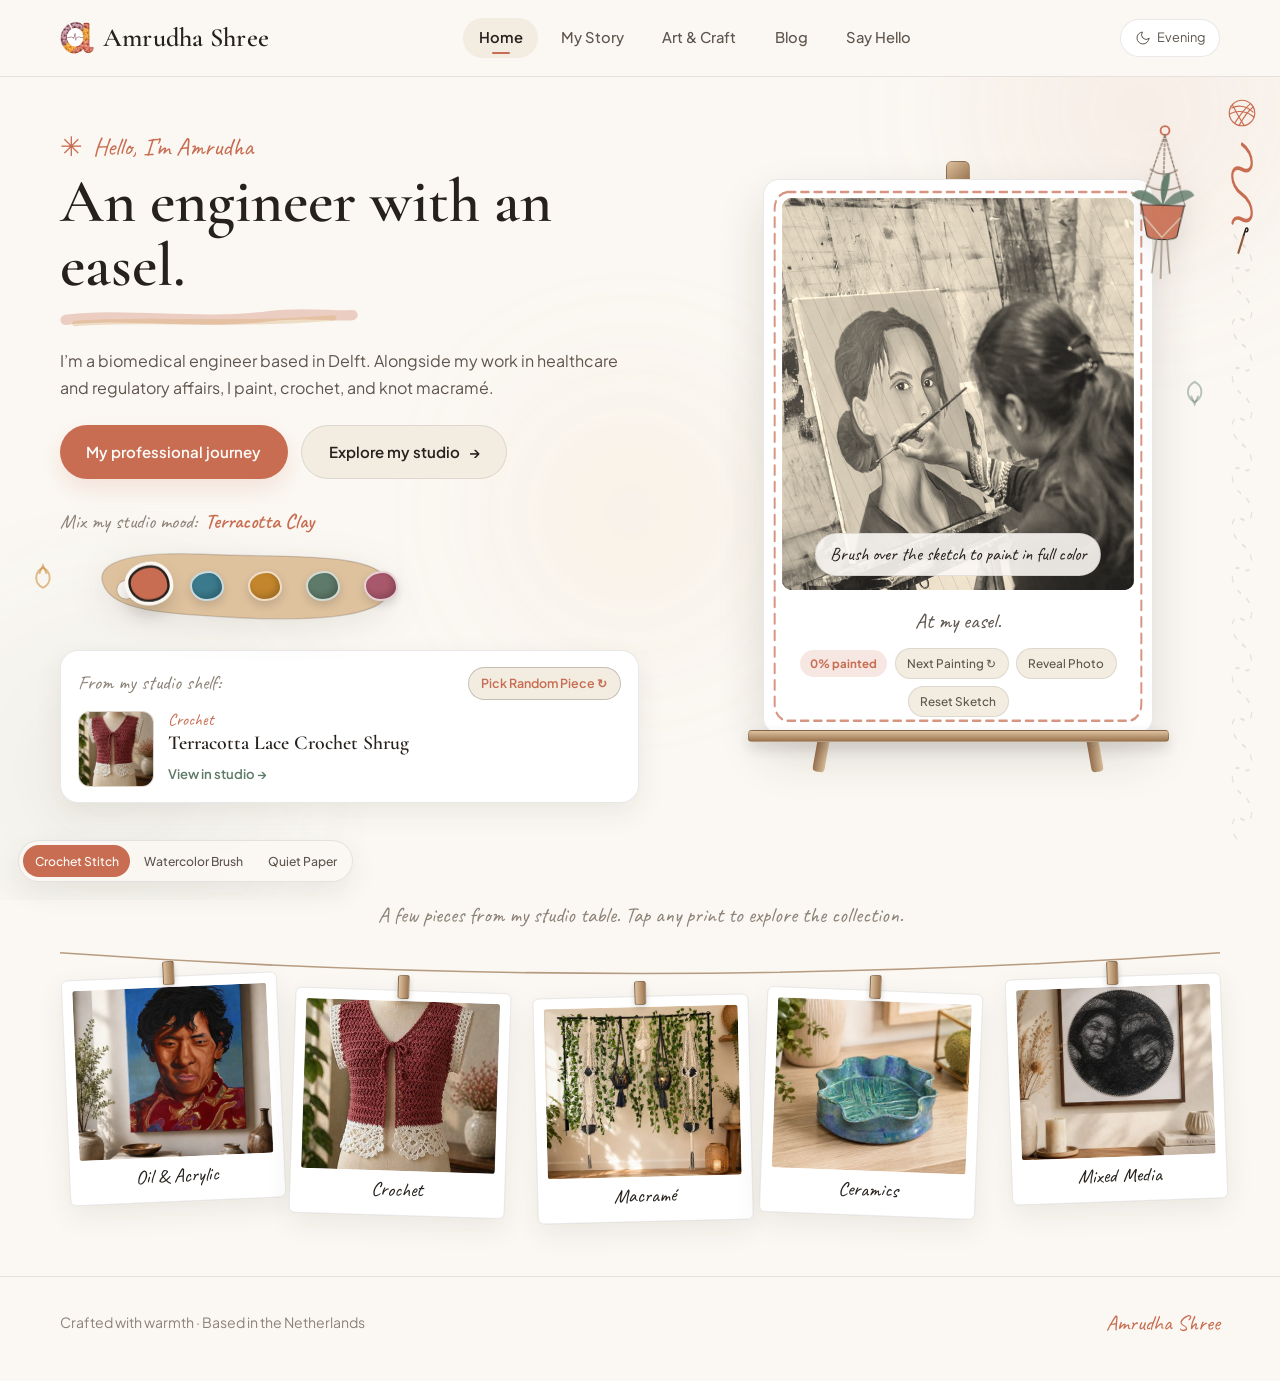
<file: index.html>
<!DOCTYPE html>
<html lang="en" data-theme="light">
<head>
  <!-- Google tag (gtag.js) -->
  <script async src="https://www.googletagmanager.com/gtm.js?id=GTM-KJBD4K8P"></script>
  <script>
    window.dataLayer = window.dataLayer || [];
    function gtag(){dataLayer.push(arguments);}
    gtag('js', new Date());
  </script>
  <meta charset="UTF-8">
  <meta name="viewport" content="width=device-width, initial-scale=1.0">
  <meta name="description" content="Hello, I’m Amrudha. I’m a biomedical engineer based in Delft. Alongside my work in healthcare and regulatory affairs, I paint, crochet, and knot macramé.">
  <meta name="theme-color" content="#FBF8F3">
  <title>Amrudha Shree Kathirmathiyon | Biomedical Engineer in the Netherlands</title>
  <link rel="icon" href="./favicon.ico" sizes="any">
  <link rel="icon" type="image/png" sizes="32x32" href="./favicon-32x32.png">
  <link rel="icon" type="image/png" sizes="16x16" href="./favicon-16x16.png">
  <link rel="apple-touch-icon" sizes="180x180" href="./apple-touch-icon.png">
  <link rel="manifest" href="./site.webmanifest">

  <link rel="preconnect" href="https://fonts.googleapis.com">
  <link rel="preconnect" href="https://fonts.gstatic.com" crossorigin>
  <link href="https://fonts.googleapis.com/css2?family=Caveat:wght@500;600;700&family=Cormorant+Garamond:ital,wght@0,500;0,600;0,700;1,500;1,600&family=Plus+Jakarta+Sans:wght@400;500;600&display=swap" rel="stylesheet">

  <link rel="stylesheet" href="./styles.css">
</head>
<body class="page-home">
  <a class="skip-link" href="#main-content">Skip to content</a>

  <!-- Ambient Watercolor Washes & Pigment Splash Ripple -->
  <div class="watercolor-backdrop" aria-hidden="true">
    <div class="wash wash--blush" data-parallax="0.03"></div>
    <div class="wash wash--sage" data-parallax="-0.025"></div>
    <div class="wash wash--honey" data-parallax="0.02"></div>
    <div class="pigment-ripple" id="pigment-ripple"></div>
  </div>

  <!-- Shared Top Navigation Bar -->
  <header class="site-header" id="site-header">
    <div class="container header-inner">
      <a href="./index.html" class="brand" aria-label="Amrudha Shree Home">
        <img class="brand__mark" src="./android-chrome-192x192.png" alt="" width="34" height="34" decoding="async">
        <span class="brand__name">Amrudha Shree</span>
      </a>

      <nav class="primary-nav" aria-label="Primary navigation">
        <a href="./index.html" class="nav-link is-active" aria-current="page">Home</a>
        <a href="./journey.html" class="nav-link">My Story</a>
        <a href="./atelier.html" class="nav-link">Art &amp; Craft</a>
        <a href="./blog.html" class="nav-link">Blog</a>
        <a href="./contact.html" class="nav-link">Say Hello</a>
      </nav>

      <div class="header-actions">
        <button
          type="button"
          class="theme-toggle-btn"
          id="theme-toggle"
          aria-label="Switch to soft evening lighting"
          title="Switch day or evening studio light"
        >
          <svg class="icon-sun" viewBox="0 0 24 24" width="16" height="16" fill="none" stroke="currentColor" stroke-width="1.5" stroke-linecap="round" stroke-linejoin="round" aria-hidden="true">
            <circle cx="12" cy="12" r="4"></circle>
            <path d="M12 2v2M12 20v2M4.93 4.93l1.41 1.41M17.66 17.66l1.41 1.41M2 12h2M20 12h2M6.34 17.66l-1.41 1.41M19.07 4.93l-1.41 1.41"></path>
          </svg>
          <svg class="icon-moon" viewBox="0 0 24 24" width="16" height="16" fill="none" stroke="currentColor" stroke-width="1.5" stroke-linecap="round" stroke-linejoin="round" aria-hidden="true">
            <path d="M21 12.79A9 9 0 1 1 11.21 3 7 7 0 0 0 21 12.79z"></path>
          </svg>
          <span class="theme-toggle-btn__label" id="theme-toggle-label">Evening</span>
        </button>

        <button
          type="button"
          class="mobile-menu-btn"
          id="mobile-menu-btn"
          aria-expanded="false"
          aria-controls="mobile-drawer"
          aria-label="Open menu"
        >
          <svg class="menu-icon-open" viewBox="0 0 24 24" width="20" height="20" fill="none" stroke="currentColor" stroke-width="1.5" stroke-linecap="round" aria-hidden="true">
            <line x1="4" y1="8" x2="20" y2="8"></line>
            <line x1="4" y1="16" x2="20" y2="16"></line>
          </svg>
          <svg class="menu-icon-close" viewBox="0 0 24 24" width="20" height="20" fill="none" stroke="currentColor" stroke-width="1.5" stroke-linecap="round" aria-hidden="true">
            <line x1="18" y1="6" x2="6" y2="18"></line>
            <line x1="6" y1="6" x2="18" y2="18"></line>
          </svg>
        </button>
      </div>
    </div>

    <div class="mobile-drawer" id="mobile-drawer" hidden>
      <nav class="mobile-drawer__nav" aria-label="Mobile navigation">
        <a href="./index.html" class="mobile-nav-link is-active" aria-current="page">Home</a>
        <a href="./journey.html" class="mobile-nav-link">My Story</a>
        <a href="./atelier.html" class="mobile-nav-link">Art &amp; Craft</a>
        <a href="./blog.html" class="mobile-nav-link">Blog</a>
        <a href="./contact.html" class="mobile-nav-link">Say Hello</a>
      </nav>
    </div>
  </header>

  <main id="main-content" class="page-bloom">
    <section class="workbench-hero">
      <div class="container workbench-stage-container" id="workbench-stage">
        <div class="workbench-grid">
          <!-- Left Column: Welcome, Interactive Palette & Mobile-Safe Studio Charms -->
          <div class="workbench-intro">
            <p class="hand-note" data-reveal="up"><span class="hand-note__spark" aria-hidden="true">✳</span> Hello, I’m Amrudha</p>

            <h1 class="home-title" data-reveal="up" data-delay="60">
              An engineer with an easel.
            </h1>

            <div class="title-brushstroke" aria-hidden="true">
              <svg class="brush-svg" viewBox="0 0 320 28" fill="none">
                <path class="brush-wash brush-wash--primary" d="M6 17 C68 9, 148 23, 224 13 C262 8, 294 14, 312 12" />
                <path class="brush-wash brush-wash--honey" d="M16 21 C88 15, 178 24, 292 15" />
              </svg>
              <svg class="brush-tip-icon" viewBox="0 0 28 28" width="24" height="24" fill="none" stroke="currentColor" stroke-width="1.4" stroke-linecap="round" stroke-linejoin="round">
                <path d="M22 4L10 16"></path>
                <path d="M10 16c-2.5 0-4.5 1.8-4.5 4.2 0 1-.4 1.8-1.5 2.4 2.6.5 5.4-.2 6.8-2.2.7-1 .6-2.4-.8-4.4z" fill="currentColor" fill-opacity="0.28"></path>
              </svg>
            </div>

            <p class="home-lead" data-reveal="up" data-delay="140">
              I’m a biomedical engineer based in Delft. Alongside my work in healthcare and regulatory affairs, I paint, crochet, and knot macramé.
            </p>

            <div class="home-actions" data-reveal="up" data-delay="180">
              <a href="./journey.html" class="btn-pill btn-pill--primary">
                <span>My professional journey</span>
              </a>
              <a href="./atelier.html" class="btn-pill btn-pill--soft">
                <span>Explore my studio</span>
                <span class="btn-arrow" aria-hidden="true">→</span>
              </a>
            </div>

            <!-- Interactive Wooden Artist's Paint Palette -->
            <div class="palette-widget" data-reveal="up" data-delay="220">
              <div class="palette-widget__head">
                <span class="palette-widget__title">Mix my studio mood:</span>
                <span class="palette-widget__active" id="active-pigment-name">Terracotta Clay</span>
              </div>

              <div class="wooden-palette" role="group" aria-label="Choose studio pigment color">
                <svg class="wooden-palette__board" viewBox="0 0 340 88" fill="none" aria-hidden="true">
                  <path d="M24 44 C12 20, 48 6, 132 10 C222 14, 326 6, 330 44 C334 78, 250 82, 168 78 C96 74, 36 72, 24 44 Z" fill="currentColor" stroke="rgba(38,33,29,0.16)" stroke-width="1.5"/>
                  <circle cx="48" cy="48" r="10" fill="var(--bg-page)" stroke="rgba(38,33,29,0.16)" stroke-width="1.2"/>
                </svg>

                <div class="palette-swatches">
                  <button type="button" class="pigment-swatch is-selected" data-pigment="terracotta" data-name="Terracotta Clay" aria-label="Terracotta Clay" title="Terracotta Clay"></button>
                  <button type="button" class="pigment-swatch" data-pigment="cerulean" data-name="Cerulean Blue" aria-label="Cerulean Blue" title="Cerulean Blue"></button>
                  <button type="button" class="pigment-swatch" data-pigment="ochre" data-name="Himalayan Ochre" aria-label="Himalayan Ochre" title="Himalayan Ochre"></button>
                  <button type="button" class="pigment-swatch" data-pigment="sage" data-name="Eucalyptus Sage" aria-label="Eucalyptus Sage" title="Eucalyptus Sage"></button>
                  <button type="button" class="pigment-swatch" data-pigment="mulberry" data-name="Mulberry Rose" aria-label="Mulberry Rose" title="Mulberry Rose"></button>
                </div>
              </div>
            </div>

            <!-- Interactive Random Artwork Spotlight Card -->
            <div class="studio-spotlight" id="studio-spotlight-card" data-reveal="up" data-delay="260">
              <div class="studio-spotlight__head">
                <span class="keepsakes-tray__label">From my studio shelf:</span>
                <button type="button" class="spotlight-shuffle-btn" id="spotlight-shuffle-btn">Pick Random Piece ↻</button>
              </div>
              <div class="studio-spotlight__body">
                <a href="./atelier.html?piece=terracotta-ivory-lace-bolero" class="studio-spotlight__thumb-link" id="spotlight-thumb-link">
                  <img
                    src="./assets/gallery/thumbs/terracotta-ivory-lace-bolero.jpg"
                    alt="Terracotta Lace Crochet Shrug (Crochet)"
                    class="studio-spotlight__thumb"
                    id="spotlight-thumb"
                    loading="lazy"
                    decoding="async"
                  >
                </a>
                <div class="studio-spotlight__meta">
                  <span class="studio-spotlight__medium" id="spotlight-medium">Crochet</span>
                  <h2 class="studio-spotlight__title" id="spotlight-title">Terracotta Lace Crochet Shrug</h2>
                  <a href="./atelier.html?piece=terracotta-ivory-lace-bolero" class="studio-spotlight__open" id="spotlight-open-link">
                    View in studio →
                  </a>
                </div>
              </div>
            </div>
          </div>

          <!-- Right Column: Swinging Macramé Pendulum + Brush-to-Reveal Wooden Easel -->
          <div class="workbench-visual" data-reveal="fade" data-delay="120">
            <button
              type="button"
              class="macrame-pendulum-btn"
              id="macrame-pendulum"
              aria-label="Tap or brush the hanging macramé plant to make it swing"
              title="Brush or tap to swing the macramé plant!"
            >
              <svg viewBox="0 0 110 190" width="98" height="170" fill="none" stroke-linecap="round" stroke-linejoin="round">
                <circle cx="55" cy="8" r="5" stroke="var(--studio-accent)" stroke-width="2" />
                <path d="M55 13 L30 92 M55 13 L80 92 M55 13 L55 96" stroke="#8C7B6B" stroke-width="1.5" stroke-dasharray="3 2" />
                <path d="M40 52 Q55 62 70 52 M36 70 Q55 80 74 70" stroke="#8C7B6B" stroke-width="1.5" />
                <path d="M55 92 C42 74, 24 72, 20 82 C32 88, 44 92, 55 92 Z" fill="var(--sage)" opacity="0.88" />
                <path d="M55 92 C68 72, 86 70, 90 80 C78 88, 66 92, 55 92 Z" fill="var(--sage)" opacity="0.78" />
                <path d="M55 92 C48 68, 56 54, 62 56 C62 72, 58 84, 55 92 Z" fill="var(--sage)" opacity="0.95" />
                <path d="M31 92 H79 L72 126 C70 132, 40 132, 38 126 Z" fill="var(--studio-accent)" opacity="0.9" stroke="var(--ink-primary)" stroke-width="1.2" />
                <path d="M35 106 L55 128 L75 106" stroke="#D8CCB8" stroke-width="1.5" />
                <path d="M55 131 V174 M49 131 L45 168 M61 131 L65 168" stroke="#9D8E7E" stroke-width="1.6" />
              </svg>
            </button>

            <figure class="studio-easel" id="studio-easel">
              <div class="easel-top-peg" aria-hidden="true"></div>
              <div class="easel-canvas-wrap">
                <svg class="easel-crochet-border" viewBox="0 0 400 460" preserveAspectRatio="none" fill="none" aria-hidden="true">
                  <rect x="6" y="6" width="388" height="448" rx="14" class="crochet-frame-stroke" />
                </svg>

                <!-- Brush-to-Reveal Interactive Portrait Canvas -->
                <div class="easel-canvas-aperture" id="easel-aperture">
                  <img
                    src="./assets/profile/amrudha-easel.jpg"
                    alt="Amrudha Shree painting a portrait on canvas at her studio easel"
                    class="easel-portrait"
                    id="easel-portrait-img"
                    loading="eager"
                    fetchpriority="high"
                    decoding="async"
                  >
                  <canvas
                    id="easel-scratch-canvas"
                    class="easel-scratch-canvas"
                    aria-label="Interactive sketch veil. Brush across to reveal the full-color studio portrait"
                  ></canvas>
                  <span class="easel-brush-hint" id="easel-brush-hint">
                    Brush over the sketch to paint in full color
                  </span>
                </div>

                <figcaption class="easel-caption" id="easel-caption">
                  At my easel.
                </figcaption>

                <div class="easel-controls">
                  <span class="easel-reveal-badge" id="easel-reveal-pct">0% painted</span>
                  <button type="button" class="easel-ctrl-btn" id="cycle-easel-print-btn">Next Painting ↻</button>
                  <button type="button" class="easel-ctrl-btn" id="reveal-easel-btn">Reveal Photo</button>
                  <button type="button" class="easel-ctrl-btn" id="reset-easel-btn">Reset Sketch</button>
                </div>
              </div>
              <div class="easel-legs" aria-hidden="true">
                <span class="easel-leg easel-leg--left"></span>
                <span class="easel-ledge"></span>
                <span class="easel-leg easel-leg--right"></span>
              </div>
            </figure>
          </div>
        </div>

        <!-- Interactive Hanging Studio Clothesline Exhibition -->
        <div class="clothesline-section" data-reveal="up" data-delay="220">
          <p class="clothesline-hint">A few pieces from my studio table. Tap any print to explore the collection.</p>
          <div class="clothesline-stage">
            <svg class="clothesline-twine" viewBox="0 0 1100 60" preserveAspectRatio="none" fill="none" aria-hidden="true">
              <path d="M0 10 Q550 58 1100 10" stroke="currentColor" stroke-width="1.8" />
            </svg>

            <div class="clothesline-prints">
              <a href="./atelier.html?category=painting" class="hanging-print hanging-print--1">
                <span class="clothespin" aria-hidden="true"></span>
                <div class="hanging-print__mat">
                  <img src="./assets/gallery/thumbs/gaze-of-the-himalayan-sun.jpg" alt="Tibetan Man Portrait oil painting" loading="lazy" decoding="async">
                </div>
                <span class="hanging-print__label">Oil &amp; Acrylic</span>
              </a>

              <a href="./atelier.html?category=crochet" class="hanging-print hanging-print--2">
                <span class="clothespin" aria-hidden="true"></span>
                <div class="hanging-print__mat">
                  <img src="./assets/gallery/thumbs/terracotta-ivory-lace-bolero.jpg" alt="Terracotta Lace Crochet Shrug" loading="lazy" decoding="async">
                </div>
                <span class="hanging-print__label">Crochet</span>
              </a>

              <a href="./atelier.html?category=macrame" class="hanging-print hanging-print--3">
                <span class="clothespin" aria-hidden="true"></span>
                <div class="hanging-print__mat">
                  <img src="./assets/gallery/thumbs/botanical-canopy-five-knotted-suspensions.jpg" alt="Five Macramé Plant Hangers" loading="lazy" decoding="async">
                </div>
                <span class="hanging-print__label">Macramé</span>
              </a>

              <a href="./atelier.html?category=ceramics" class="hanging-print hanging-print--4">
                <span class="clothespin" aria-hidden="true"></span>
                <div class="hanging-print__mat">
                  <img src="./assets/gallery/thumbs/tidal-leaf-fluted-dish.jpg" alt="Turquoise Leaf Ceramic Dish" loading="lazy" decoding="async">
                </div>
                <span class="hanging-print__label">Ceramics</span>
              </a>

              <a href="./atelier.html?category=mixed-media" class="hanging-print hanging-print--5">
                <span class="clothespin" aria-hidden="true"></span>
                <div class="hanging-print__mat">
                  <img src="./assets/gallery/thumbs/woven-kinship.jpg" alt="String Art" loading="lazy" decoding="async">
                </div>
                <span class="hanging-print__label">Mixed Media</span>
              </a>
            </div>
          </div>
        </div>
      </div>
    </section>
  </main>

  <footer class="site-footer">
    <div class="container footer-inner">
      <p>Crafted with warmth · Based in the Netherlands</p>
      <div class="footer-right">
        <span class="footer-hand">Amrudha Shree</span>
      </div>
    </div>
  </footer>

  <script src="./script.js" defer></script>
</body>
</html>
</file>
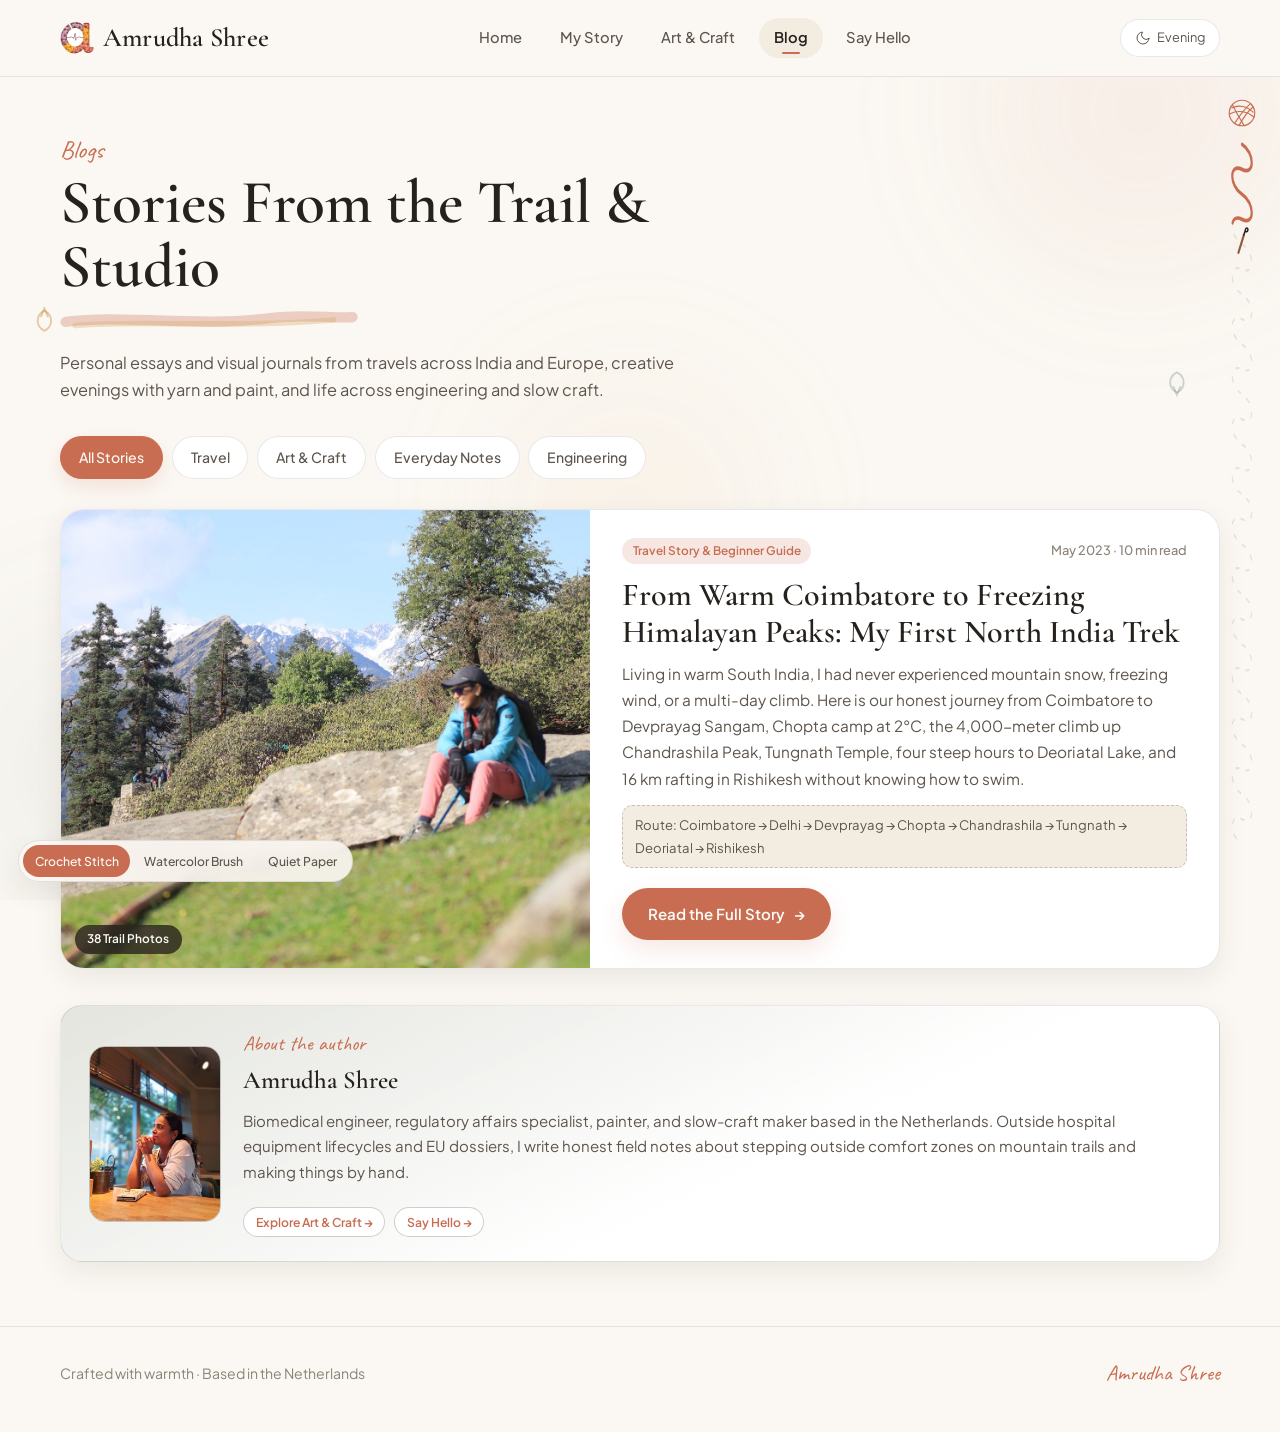
<file: blog.html>
<!DOCTYPE html>
<html lang="en" data-theme="light">
<head>
  <!-- Google tag (gtag.js) -->
  <script async src="https://www.googletagmanager.com/gtm.js?id=GTM-KJBD4K8P"></script>
  <script>
    window.dataLayer = window.dataLayer || [];
    function gtag(){dataLayer.push(arguments);}
    gtag('js', new Date());
  </script>
  <meta charset="UTF-8">
  <meta name="viewport" content="width=device-width, initial-scale=1.0">
  <meta name="description" content="Blogs by Amrudha Shree: travel stories from India and Europe, creative notes, and reflections across engineering and art.">
  <meta name="theme-color" content="#FBF8F3">
  <title>Blogs · Amrudha Shree</title>
  <link rel="icon" href="./favicon.ico" sizes="any">
  <link rel="icon" type="image/png" sizes="32x32" href="./favicon-32x32.png">
  <link rel="icon" type="image/png" sizes="16x16" href="./favicon-16x16.png">
  <link rel="apple-touch-icon" sizes="180x180" href="./apple-touch-icon.png">
  <link rel="manifest" href="./site.webmanifest">

  <link rel="preconnect" href="https://fonts.googleapis.com">
  <link rel="preconnect" href="https://fonts.gstatic.com" crossorigin>
  <link href="https://fonts.googleapis.com/css2?family=Caveat:wght@500;600;700&family=Cormorant+Garamond:ital,wght@0,500;0,600;0,700;1,500;1,600&family=Plus+Jakarta+Sans:wght@400;500;600&display=swap" rel="stylesheet">

  <link rel="stylesheet" href="./styles.css">
</head>
<body class="page-blog">
  <a class="skip-link" href="#main-content">Skip to content</a>

  <div class="watercolor-backdrop" aria-hidden="true">
    <div class="wash wash--honey" data-parallax="0.02"></div>
    <div class="wash wash--sage" data-parallax="-0.02"></div>
    <div class="wash wash--blush" data-parallax="0.025"></div>
  </div>

  <!-- Shared Top Navigation Bar -->
  <header class="site-header" id="site-header">
    <div class="container header-inner">
      <a href="./index.html" class="brand" aria-label="Amrudha Shree Home">
        <img class="brand__mark" src="./android-chrome-192x192.png" alt="" width="34" height="34" decoding="async">
        <span class="brand__name">Amrudha Shree</span>
      </a>

      <nav class="primary-nav" aria-label="Primary navigation">
        <a href="./index.html" class="nav-link">Home</a>
        <a href="./journey.html" class="nav-link">My Story</a>
        <a href="./atelier.html" class="nav-link">Art &amp; Craft</a>
        <a href="./blog.html" class="nav-link is-active" aria-current="page">Blog</a>
        <a href="./contact.html" class="nav-link">Say Hello</a>
      </nav>

      <div class="header-actions">
        <button
          type="button"
          class="theme-toggle-btn"
          id="theme-toggle"
          aria-label="Switch to soft evening lighting"
          title="Switch day or evening studio light"
        >
          <svg class="icon-sun" viewBox="0 0 24 24" width="16" height="16" fill="none" stroke="currentColor" stroke-width="1.5" stroke-linecap="round" stroke-linejoin="round" aria-hidden="true">
            <circle cx="12" cy="12" r="4"></circle>
            <path d="M12 2v2M12 20v2M4.93 4.93l1.41 1.41M17.66 17.66l1.41 1.41M2 12h2M20 12h2M6.34 17.66l-1.41 1.41M19.07 4.93l-1.41 1.41"></path>
          </svg>
          <svg class="icon-moon" viewBox="0 0 24 24" width="16" height="16" fill="none" stroke="currentColor" stroke-width="1.5" stroke-linecap="round" stroke-linejoin="round" aria-hidden="true">
            <path d="M21 12.79A9 9 0 1 1 11.21 3 7 7 0 0 0 21 12.79z"></path>
          </svg>
          <span class="theme-toggle-btn__label" id="theme-toggle-label">Evening</span>
        </button>

        <button
          type="button"
          class="mobile-menu-btn"
          id="mobile-menu-btn"
          aria-expanded="false"
          aria-controls="mobile-drawer"
          aria-label="Open menu"
        >
          <svg class="menu-icon-open" viewBox="0 0 24 24" width="20" height="20" fill="none" stroke="currentColor" stroke-width="1.5" stroke-linecap="round" aria-hidden="true">
            <line x1="4" y1="8" x2="20" y2="8"></line>
            <line x1="4" y1="16" x2="20" y2="16"></line>
          </svg>
          <svg class="menu-icon-close" viewBox="0 0 24 24" width="20" height="20" fill="none" stroke="currentColor" stroke-width="1.5" stroke-linecap="round" aria-hidden="true">
            <line x1="18" y1="6" x2="6" y2="18"></line>
            <line x1="6" y1="6" x2="18" y2="18"></line>
          </svg>
        </button>
      </div>
    </div>

    <div class="mobile-drawer" id="mobile-drawer" hidden>
      <nav class="mobile-drawer__nav" aria-label="Mobile navigation">
        <a href="./index.html" class="mobile-nav-link">Home</a>
        <a href="./journey.html" class="mobile-nav-link">My Story</a>
        <a href="./atelier.html" class="mobile-nav-link">Art &amp; Craft</a>
        <a href="./blog.html" class="mobile-nav-link is-active" aria-current="page">Blog</a>
        <a href="./contact.html" class="mobile-nav-link">Say Hello</a>
      </nav>
    </div>
  </header>

  <main id="main-content" class="page-bloom">
    <section class="blog-page">
      <div class="container">
        <div class="page-heading" data-reveal="up">
          <p class="hand-note">Blogs</p>
          <h1 class="page-title">Stories From the Trail &amp; Studio</h1>
          <div class="title-brushstroke" aria-hidden="true">
            <svg class="brush-svg" viewBox="0 0 320 28" fill="none">
              <path class="brush-wash brush-wash--primary" d="M6 17 C68 9, 148 23, 224 13 C262 8, 294 14, 312 12" />
              <path class="brush-wash brush-wash--honey" d="M16 21 C88 15, 178 24, 292 15" />
            </svg>
            <svg class="brush-tip-icon" viewBox="0 0 28 28" width="24" height="24" fill="none" stroke="currentColor" stroke-width="1.4" stroke-linecap="round" stroke-linejoin="round">
              <path d="M22 4L10 16"></path>
              <path d="M10 16c-2.5 0-4.5 1.8-4.5 4.2 0 1-.4 1.8-1.5 2.4 2.6.5 5.4-.2 6.8-2.2.7-1 .6-2.4-.8-4.4z" fill="currentColor" fill-opacity="0.28"></path>
            </svg>
          </div>
          <p class="page-lead">
            Personal essays and visual journals from travels across India and Europe, creative evenings with yarn and paint, and life across engineering and slow craft.
          </p>
        </div>

        <!-- Scalable Topic Filter Pills -->
        <div class="blog-topic-tabs" id="blog-topic-tabs" role="tablist" aria-label="Filter blog articles by topic" data-reveal="up" data-delay="60">
          <button type="button" class="gallery-pill is-active" data-blog-topic="all" role="tab" aria-selected="true">All Stories</button>
          <button type="button" class="gallery-pill" data-blog-topic="travel" role="tab" aria-selected="false">Travel</button>
          <button type="button" class="gallery-pill" data-blog-topic="craft" role="tab" aria-selected="false">Art &amp; Craft</button>
          <button type="button" class="gallery-pill" data-blog-topic="life" role="tab" aria-selected="false">Everyday Notes</button>
          <button type="button" class="gallery-pill" data-blog-topic="engineering" role="tab" aria-selected="false">Engineering</button>
        </div>

        <!-- Article Cards Grid -->
        <div class="blog-posts-grid" id="blog-posts-grid">
          <article class="blog-featured-card blog-post-card" data-topic="travel" data-reveal="up" data-delay="90">
            <a href="./blog/north-india-trek.html" class="blog-featured-media" aria-label="Read From Warm Coimbatore to Freezing Himalayan Peaks">
              <img
                src="./assets/blog/north-india-trek/cover-himalayan-trek.jpg"
                alt="Amrudha Shree resting on a rocky Himalayan ridge overlooking pine forests and snow-capped mountain peaks"
                class="blog-trek-cover"
                width="1600"
                height="1067"
                loading="eager"
                decoding="async"
              >
              <span class="blog-cover-pill">38 Trail Photos</span>
            </a>

            <div class="blog-featured-body">
              <div class="card-meta-row">
                <span class="timeline-pill">Travel Story &amp; Beginner Guide</span>
                <span class="blog-meta-date">May 2023 · 10 min read</span>
              </div>

              <h2>
                <a href="./blog/north-india-trek.html">
                  From Warm Coimbatore to Freezing Himalayan Peaks: My First North India Trek
                </a>
              </h2>

              <p class="blog-excerpt">
                Living in warm South India, I had never experienced mountain snow, freezing wind, or a multi-day climb. Here is our honest journey from Coimbatore to Devprayag Sangam, Chopta camp at 2°C, the 4,000-meter climb up Chandrashila Peak, Tungnath Temple, four steep hours to Deoriatal Lake, and 16 km rafting in Rishikesh without knowing how to swim.
              </p>

              <p class="blog-route-line">
                Route: Coimbatore → Delhi → Devprayag → Chopta → Chandrashila → Tungnath → Deoriatal → Rishikesh
              </p>

              <div class="blog-featured-footer">
                <a href="./blog/north-india-trek.html" class="btn-pill btn-pill--primary">
                  <span>Read the Full Story</span>
                  <span class="btn-arrow" aria-hidden="true">→</span>
                </a>
              </div>
            </div>
          </article>
        </div>

        <!-- Empty State for Future Topics -->
        <div class="blog-empty-topic" id="blog-empty-state" hidden>
          <span class="hand-note">On the studio desk</span>
          <h3>More stories coming soon</h3>
          <button type="button" class="btn-pill btn-pill--soft" onclick="document.querySelector('[data-blog-topic=&quot;all&quot;]').click()">
            Show All Stories
          </button>
        </div>

        <!-- About the Author / Writer Profile Card -->
        <aside class="blog-author-card" data-reveal="up" data-delay="120">
          <div class="blog-author-avatar">
            <img
              src="./assets/profile/amrudha-author.jpg"
              alt="Amrudha Shree sitting thoughtfully at a wooden table by a sunlit window"
              width="900"
              height="1200"
              loading="lazy"
              decoding="async"
            >
          </div>
          <div class="blog-author-copy">
            <span class="hand-note hand-note--small">About the author</span>
            <h2>Amrudha Shree</h2>
            <p>
              Biomedical engineer, regulatory affairs specialist, painter, and slow-craft maker based in the Netherlands. Outside hospital equipment lifecycles and EU dossiers, I write honest field notes about stepping outside comfort zones on mountain trails and making things by hand.
            </p>
            <div class="blog-author-links">
              <a href="./atelier.html" class="role-jump-btn">Explore Art &amp; Craft →</a>
              <a href="./contact.html" class="role-jump-btn">Say Hello →</a>
            </div>
          </div>
        </aside>
      </div>
    </section>
  </main>

  <footer class="site-footer">
    <div class="container footer-inner">
      <p>Crafted with warmth · Based in the Netherlands</p>
      <div class="footer-right">
        <span class="footer-hand">Amrudha Shree</span>
      </div>
    </div>
  </footer>

  <script src="./script.js" defer></script>
</body>
</html>
</file>
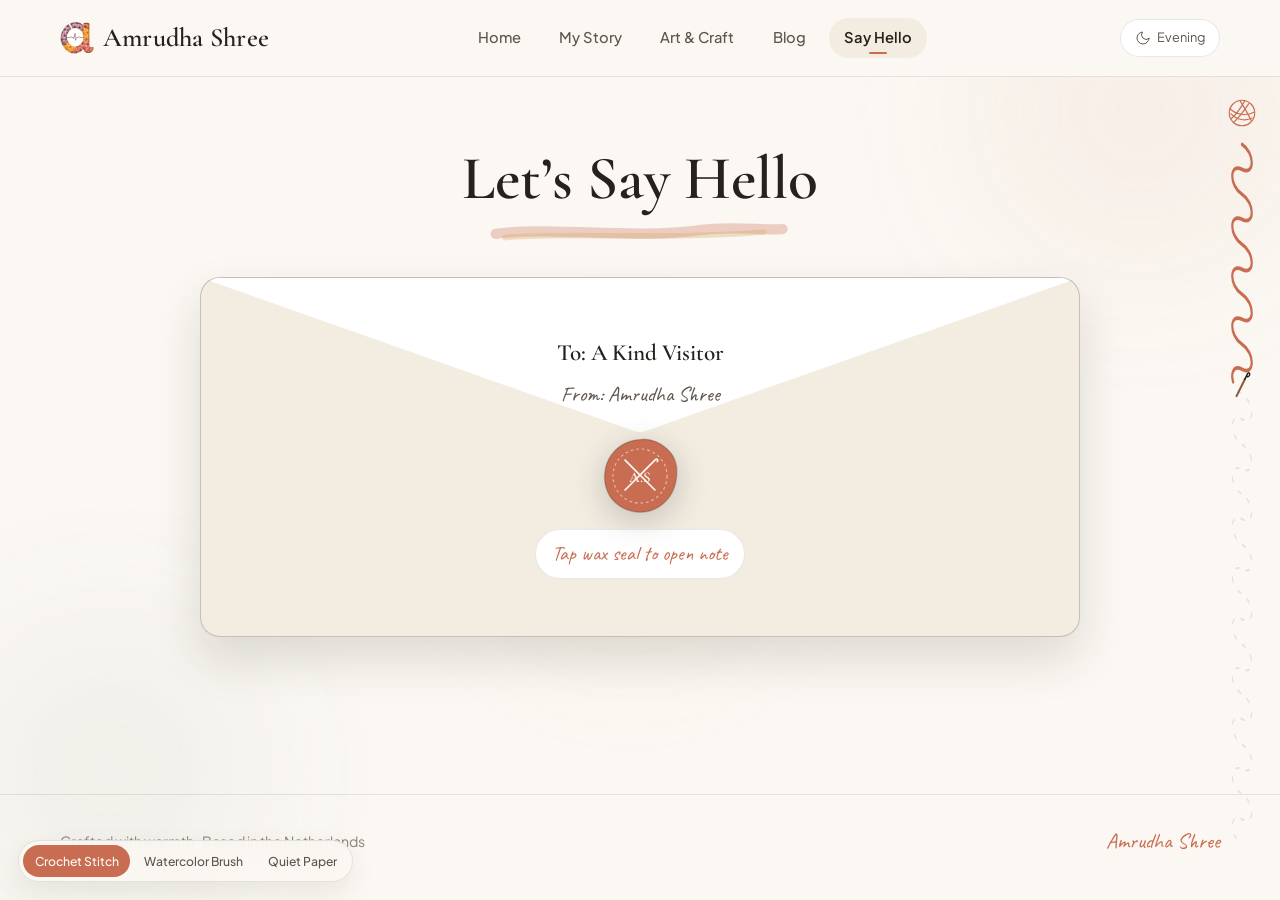
<file: contact.html>
<!DOCTYPE html>
<html lang="en" data-theme="light">
<head>
  <!-- Google tag (gtag.js) -->
  <script async src="https://www.googletagmanager.com/gtm.js?id=GTM-KJBD4K8P"></script>
  <script>
    window.dataLayer = window.dataLayer || [];
    function gtag(){dataLayer.push(arguments);}
    gtag('js', new Date());
  </script>
  <meta charset="UTF-8">
  <meta name="viewport" content="width=device-width, initial-scale=1.0">
  <meta name="description" content="Say Hello to Amrudha Shree. Open the wax-sealed note and stamp my Delft postcard.">
  <meta name="theme-color" content="#FBF8F3">
  <title>Amrudha Shree · Say Hello</title>
  <link rel="icon" href="./favicon.ico" sizes="any">
  <link rel="icon" type="image/png" sizes="32x32" href="./favicon-32x32.png">
  <link rel="icon" type="image/png" sizes="16x16" href="./favicon-16x16.png">
  <link rel="apple-touch-icon" sizes="180x180" href="./apple-touch-icon.png">
  <link rel="manifest" href="./site.webmanifest">

  <link rel="preconnect" href="https://fonts.googleapis.com">
  <link rel="preconnect" href="https://fonts.gstatic.com" crossorigin>
  <link href="https://fonts.googleapis.com/css2?family=Caveat:wght@500;600;700&family=Cormorant+Garamond:ital,wght@0,500;0,600;0,700;1,500;1,600&family=Plus+Jakarta+Sans:wght@400;500;600&display=swap" rel="stylesheet">

  <link rel="stylesheet" href="./styles.css">
</head>
<body class="page-contact">
  <a class="skip-link" href="#main-content">Skip to content</a>

  <div class="watercolor-backdrop" aria-hidden="true">
    <div class="wash wash--blush" data-parallax="0.025"></div>
    <div class="wash wash--honey" data-parallax="-0.02"></div>
    <div class="wash wash--sage" data-parallax="0.02"></div>
  </div>

  <!-- Shared Top Navigation Bar -->
  <header class="site-header" id="site-header">
    <div class="container header-inner">
      <a href="./index.html" class="brand" aria-label="Amrudha Shree Home">
        <img class="brand__mark" src="./android-chrome-192x192.png" alt="" width="34" height="34" decoding="async">
        <span class="brand__name">Amrudha Shree</span>
      </a>

      <nav class="primary-nav" aria-label="Primary navigation">
        <a href="./index.html" class="nav-link">Home</a>
        <a href="./journey.html" class="nav-link">My Story</a>
        <a href="./atelier.html" class="nav-link">Art &amp; Craft</a>
        <a href="./blog.html" class="nav-link">Blog</a>
        <a href="./contact.html" class="nav-link is-active" aria-current="page">Say Hello</a>
      </nav>

      <div class="header-actions">
        <button
          type="button"
          class="theme-toggle-btn"
          id="theme-toggle"
          aria-label="Switch to soft evening lighting"
          title="Switch day or evening studio light"
        >
          <svg class="icon-sun" viewBox="0 0 24 24" width="16" height="16" fill="none" stroke="currentColor" stroke-width="1.5" stroke-linecap="round" stroke-linejoin="round" aria-hidden="true">
            <circle cx="12" cy="12" r="4"></circle>
            <path d="M12 2v2M12 20v2M4.93 4.93l1.41 1.41M17.66 17.66l1.41 1.41M2 12h2M20 12h2M6.34 17.66l-1.41 1.41M19.07 4.93l-1.41 1.41"></path>
          </svg>
          <svg class="icon-moon" viewBox="0 0 24 24" width="16" height="16" fill="none" stroke="currentColor" stroke-width="1.5" stroke-linecap="round" stroke-linejoin="round" aria-hidden="true">
            <path d="M21 12.79A9 9 0 1 1 11.21 3 7 7 0 0 0 21 12.79z"></path>
          </svg>
          <span class="theme-toggle-btn__label" id="theme-toggle-label">Evening</span>
        </button>

        <button
          type="button"
          class="mobile-menu-btn"
          id="mobile-menu-btn"
          aria-expanded="false"
          aria-controls="mobile-drawer"
          aria-label="Open menu"
        >
          <svg class="menu-icon-open" viewBox="0 0 24 24" width="20" height="20" fill="none" stroke="currentColor" stroke-width="1.5" stroke-linecap="round" aria-hidden="true">
            <line x1="4" y1="8" x2="20" y2="8"></line>
            <line x1="4" y1="16" x2="20" y2="16"></line>
          </svg>
          <svg class="menu-icon-close" viewBox="0 0 24 24" width="20" height="20" fill="none" stroke="currentColor" stroke-width="1.5" stroke-linecap="round" aria-hidden="true">
            <line x1="18" y1="6" x2="6" y2="18"></line>
            <line x1="6" y1="6" x2="18" y2="18"></line>
          </svg>
        </button>
      </div>
    </div>

    <div class="mobile-drawer" id="mobile-drawer" hidden>
      <nav class="mobile-drawer__nav" aria-label="Mobile navigation">
        <a href="./index.html" class="mobile-nav-link">Home</a>
        <a href="./journey.html" class="mobile-nav-link">My Story</a>
        <a href="./atelier.html" class="mobile-nav-link">Art &amp; Craft</a>
        <a href="./blog.html" class="mobile-nav-link">Blog</a>
        <a href="./contact.html" class="mobile-nav-link is-active" aria-current="page">Say Hello</a>
      </nav>
    </div>
  </header>

  <main id="main-content" class="page-bloom">
    <section class="letter-stage">
      <div class="container">
        <div class="letter-intro" data-reveal="up">
          <h1 class="page-title">Let’s Say Hello</h1>
          <div class="title-brushstroke title-brushstroke--centered" aria-hidden="true">
            <svg class="brush-svg" viewBox="0 0 320 28" fill="none">
              <path class="brush-wash brush-wash--primary" d="M6 17 C68 9, 148 23, 224 13 C262 8, 294 14, 312 12" />
              <path class="brush-wash brush-wash--honey" d="M16 21 C88 15, 178 24, 292 15" />
            </svg>
            <svg class="brush-tip-icon" viewBox="0 0 28 28" width="24" height="24" fill="none" stroke="currentColor" stroke-width="1.4" stroke-linecap="round" stroke-linejoin="round">
              <path d="M22 4L10 16"></path>
              <path d="M10 16c-2.5 0-4.5 1.8-4.5 4.2 0 1-.4 1.8-1.5 2.4 2.6.5 5.4-.2 6.8-2.2.7-1 .6-2.4-.8-4.4z" fill="currentColor" fill-opacity="0.28"></path>
            </svg>
          </div>
        </div>

        <!-- Interactive Wax-Sealed Studio Envelope & Stampable Delft Postcard -->
        <div class="envelope-shell" id="envelope-shell" data-reveal="up" data-delay="90">
          <!-- Sealed Cover State -->
          <div class="envelope-cover" id="envelope-cover">
            <div class="envelope-flap" aria-hidden="true"></div>
            <div class="envelope-front-copy">
              <span class="envelope-front-to">To: A Kind Visitor</span>
              <span class="envelope-front-from">From: Amrudha Shree</span>
            </div>

            <button
              type="button"
              class="wax-seal-btn"
              id="wax-seal-btn"
              aria-expanded="false"
              aria-controls="postcard-revealed"
            >
              <span class="wax-seal-medallion" aria-hidden="true">
                <svg viewBox="0 0 90 90" width="84" height="84" fill="none">
                  <path d="M45 6 C57 4, 69 10, 77 19 C85 28, 86 41, 83 53 C80 66, 70 78, 57 82 C44 86, 29 83, 19 74 C9 65, 5 51, 8 37 C11 23, 21 12, 34 8 C38 7, 41 6, 45 6 Z" fill="var(--studio-accent)" stroke="rgba(38,33,29,0.22)" stroke-width="1.5"/>
                  <circle cx="45" cy="45" r="29" stroke="#FBF8F3" stroke-opacity="0.55" stroke-width="1.2" stroke-dasharray="3 3"/>
                  <path d="M29 60 L61 28 M61 28 c2-2 4-0.5 2.5 1.5" stroke="#FBF8F3" stroke-width="1.8" stroke-linecap="round"/>
                  <path d="M61 60 L29 28" stroke="#FBF8F3" stroke-width="1.8" stroke-linecap="round"/>
                  <text x="45" y="51" text-anchor="middle" fill="#FBF8F3" font-family="Cormorant Garamond, Georgia, serif" font-size="16" font-weight="600">A.S</text>
                </svg>
              </span>
              <span class="wax-seal-cta">Tap wax seal to open note</span>
            </button>
          </div>

          <!-- Revealed Delft Postcard Inside (Interactive Stamp Canvas!) -->
          <div class="postcard postcard--unfolded" id="postcard-revealed" hidden>
            <div class="postcard-stamps-layer" id="postcard-stamps-layer" aria-hidden="true"></div>

            <div class="postcard-top-bar">
              <button type="button" class="fold-letter-btn" id="fold-letter-btn">
                Fold letter back
              </button>

              <div class="postcard-stamps" aria-hidden="true">
                <svg class="postmark-waves" viewBox="0 0 110 44" width="104" height="42" fill="none" stroke="currentColor" stroke-width="1.2">
                  <path d="M4 12c14-8 26 8 40 0s26 8 40 0 18 4 22 2"></path>
                  <path d="M4 22c14-8 26 8 40 0s26 8 40 0 18 4 22 2"></path>
                  <path d="M4 32c14-8 26 8 40 0s26 8 40 0 18 4 22 2"></path>
                </svg>

                <div class="delft-stamp">
                  <svg class="delft-stamp__ring" viewBox="0 0 110 110" width="94" height="94" aria-hidden="true">
                    <defs>
                      <path id="stampCirclePath" d="M 55, 55 m -38, 0 a 38,38 0 1,1 76,0 a 38,38 0 1,1 -76,0" />
                    </defs>
                    <circle cx="55" cy="55" r="48" fill="none" stroke="currentColor" stroke-width="1" stroke-dasharray="3 3" />
                    <text font-size="8.2" letter-spacing="2.4" fill="currentColor" font-family="Plus Jakarta Sans, sans-serif">
                      <textPath href="#stampCirclePath">DELFT · THE NETHERLANDS · STUDIO POST · </textPath>
                    </text>
                  </svg>
                  <svg class="delft-stamp__flower" viewBox="0 0 36 36" width="26" height="26" fill="none" stroke="currentColor" stroke-width="1.3" stroke-linecap="round" stroke-linejoin="round" aria-hidden="true">
                    <path d="M18 30V14"></path>
                    <path d="M18 14c-4-4-4-10 0-12 4 2 4 8 0 12z"></path>
                    <path d="M18 22c-6-1-9-6-8-10 4 0 8 4 8 10z"></path>
                    <path d="M18 22c6-1 9-6 8-10-4 0-8 4-8 10z"></path>
                  </svg>
                </div>
              </div>
            </div>

            <div class="postcard-body">
              <div class="postcard-message">
                <p class="hand-note">Always glad to connect</p>
                <p class="postcard-text">
                  Whether you’d like to chat about art, crochet patterns, macramé, or professional opportunities in the Netherlands, my inbox is always open.
                </p>

                <div class="postcard-composer">
                  <label class="postcard-field-label" for="postcard-topic">Write a note on this postcard</label>
                  <select id="postcard-topic" class="postcard-input-select" aria-label="Choose note topic">
                    <option value="Healthcare and regulatory role">Healthcare &amp; regulatory role</option>
                    <option value="Biomedical engineering opportunity">Biomedical engineering</option>
                    <option value="Art, crochet or ceramics chat">Art, crochet or ceramics</option>
                    <option value="Just saying hello from Delft">Just saying hello</option>
                  </select>
                  <textarea
                    id="postcard-note-input"
                    class="postcard-input-textarea"
                    rows="3"
                    maxlength="220"
                    placeholder="Write a quick message to send via email or save on your stamped postcard..."
                    aria-label="Personal postcard note"
                  ></textarea>
                  <div class="postcard-composer-actions">
                    <a id="postcard-mailto-link" href="mailto:amrudhashree123@gmail.com?subject=Healthcare%20and%20regulatory%20role" class="btn-pill btn-pill--primary postcard-action-pill">
                      Send via Email App ↗
                    </a>
                    <button type="button" id="save-postcard-png-btn" class="btn-pill btn-pill--soft postcard-action-pill">
                      Save Postcard PNG ↓
                    </button>
                  </div>
                </div>

                <p class="postcard-signoff">Warmly, Amrudha</p>
              </div>

              <div class="postcard-divider" aria-hidden="true"></div>

              <div class="postcard-address">
                <div class="address-line">
                  <span class="address-line__label">Email</span>
                  <div class="address-line__row">
                    <a href="mailto:amrudhashree123@gmail.com" class="address-line__value">amrudhashree123@gmail.com</a>
                    <button type="button" class="copy-email-pill" id="copy-email-btn" data-email="amrudhashree123@gmail.com">
                      Copy email
                    </button>
                  </div>
                </div>

                <div class="address-line">
                  <span class="address-line__label">LinkedIn</span>
                  <a
                    href="https://www.linkedin.com/in/amrudhashree-kathirmathiyon/"
                    target="_blank"
                    rel="noopener noreferrer"
                    class="address-line__value address-line__value--link"
                  >
                    Connect on LinkedIn <span aria-hidden="true">↗</span>
                  </a>
                </div>

                <div class="address-line">
                  <span class="address-line__label">Location</span>
                  <span class="address-line__value">Delft, The Netherlands</span>
                </div>
              </div>
            </div>

            <!-- Interactive Rubber Stamp Ink-Pad Bar -->
            <div class="postcard-stamper" id="postcard-stamper">
              <span class="stamper-label">Stamp my postcard (tap anywhere on the card):</span>
              <div class="stamper-options" role="group" aria-label="Choose rubber stamp design">
                <button type="button" class="stamp-pad-btn is-active" data-stamp="tulip">Delft Tulip</button>
                <button type="button" class="stamp-pad-btn" data-stamp="heart">Crochet Heart</button>
                <button type="button" class="stamp-pad-btn" data-stamp="palette">Painter's Palette</button>
                <button type="button" class="stamp-pad-btn" data-stamp="vessel">Ceramic Vessel</button>
              </div>
              <button type="button" class="clear-stamps-btn" id="clear-stamps-btn">Clear Stamps</button>
            </div>
          </div>
        </div>
      </div>
    </section>
  </main>

  <footer class="site-footer">
    <div class="container footer-inner">
      <p>Crafted with warmth · Based in the Netherlands</p>
      <div class="footer-right">
        <span class="footer-hand">Amrudha Shree</span>
      </div>
    </div>
  </footer>

  <div class="toast" id="toast" role="status" aria-live="polite" hidden></div>

  <script src="./script.js" defer></script>
</body>
</html>
</file>
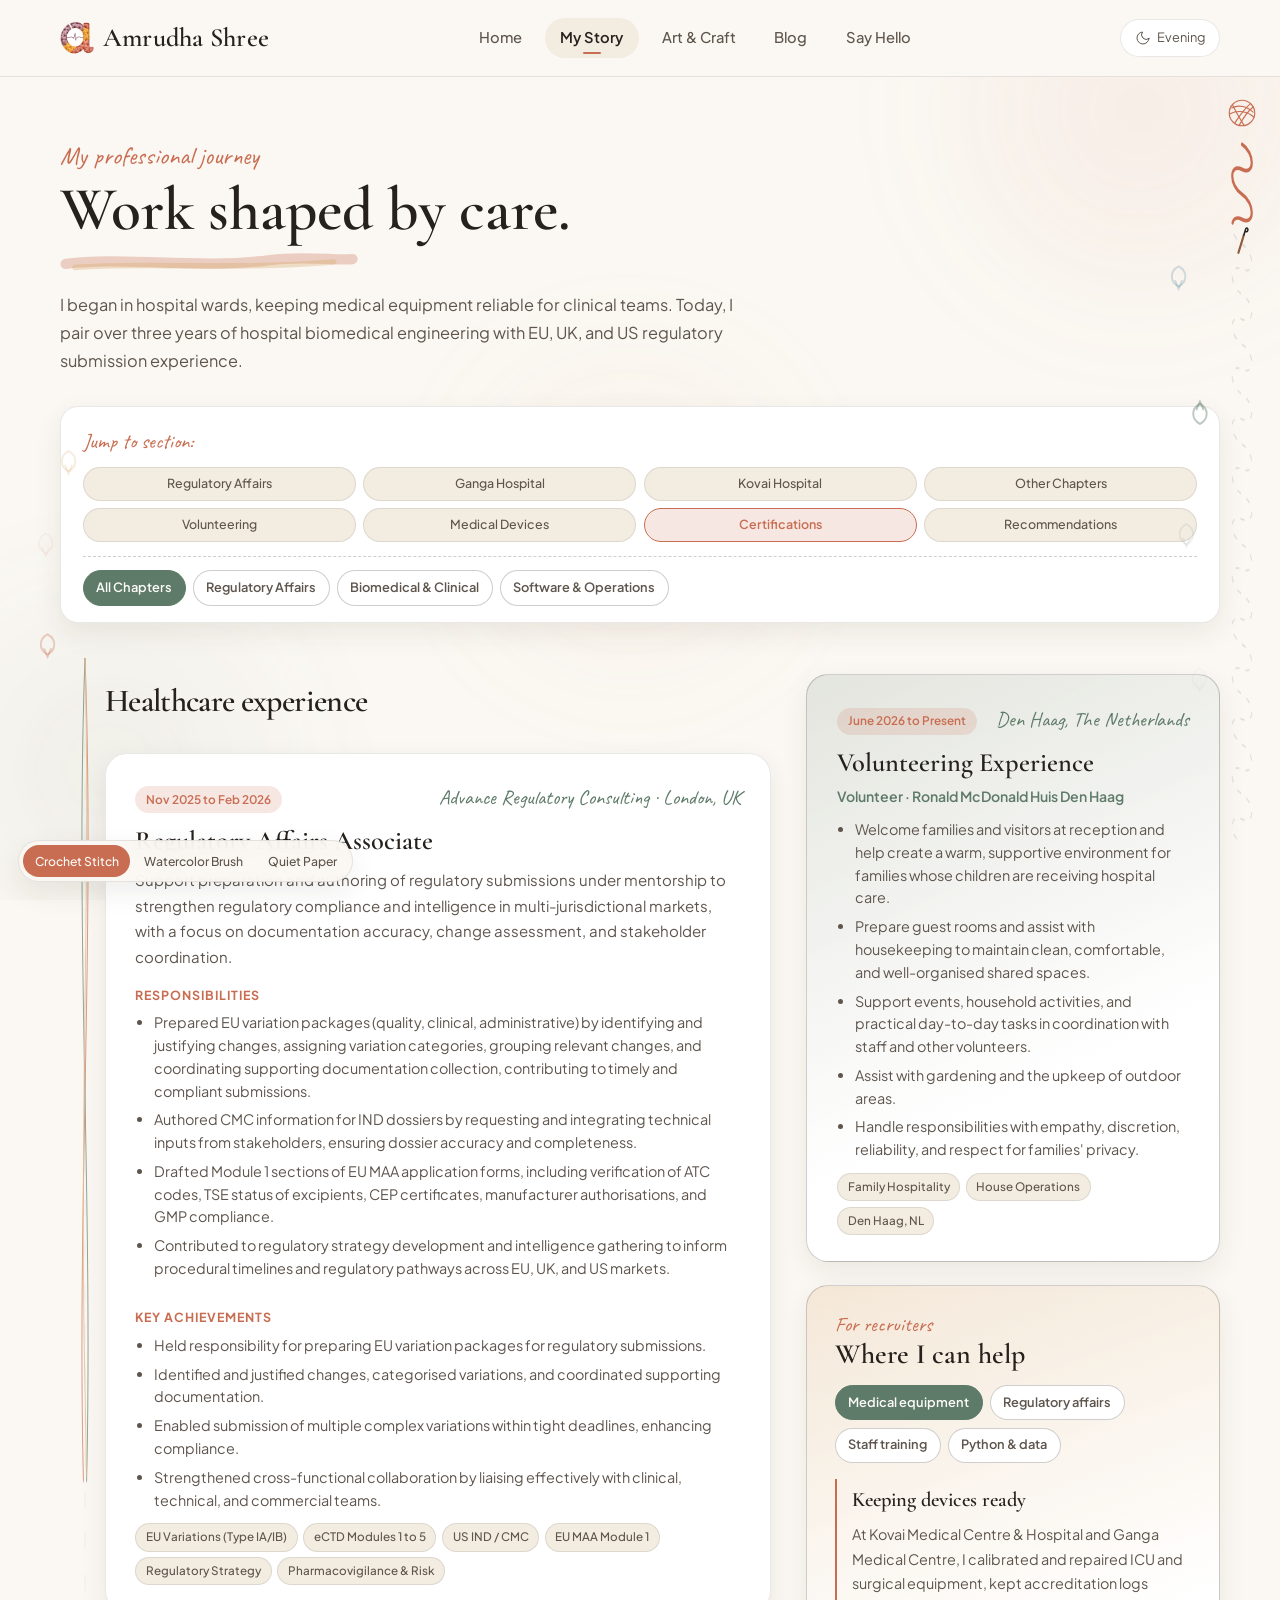
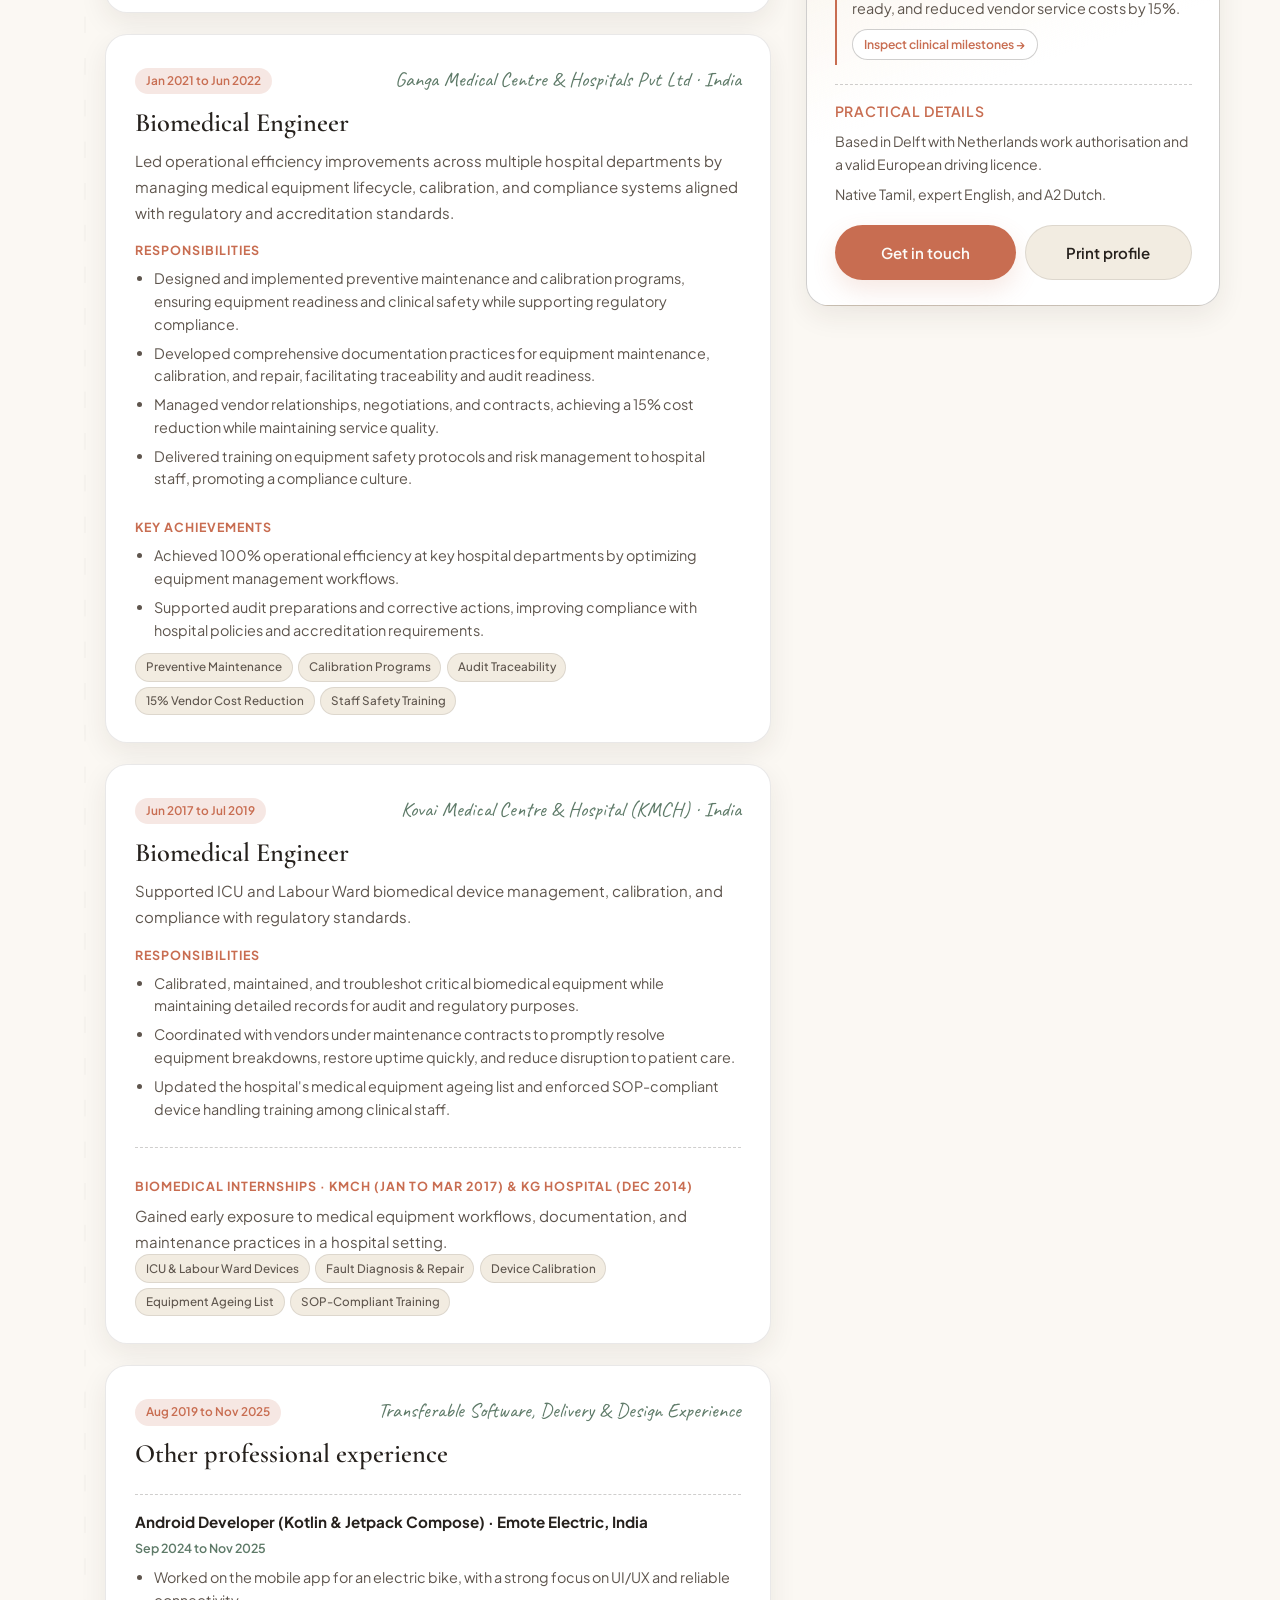
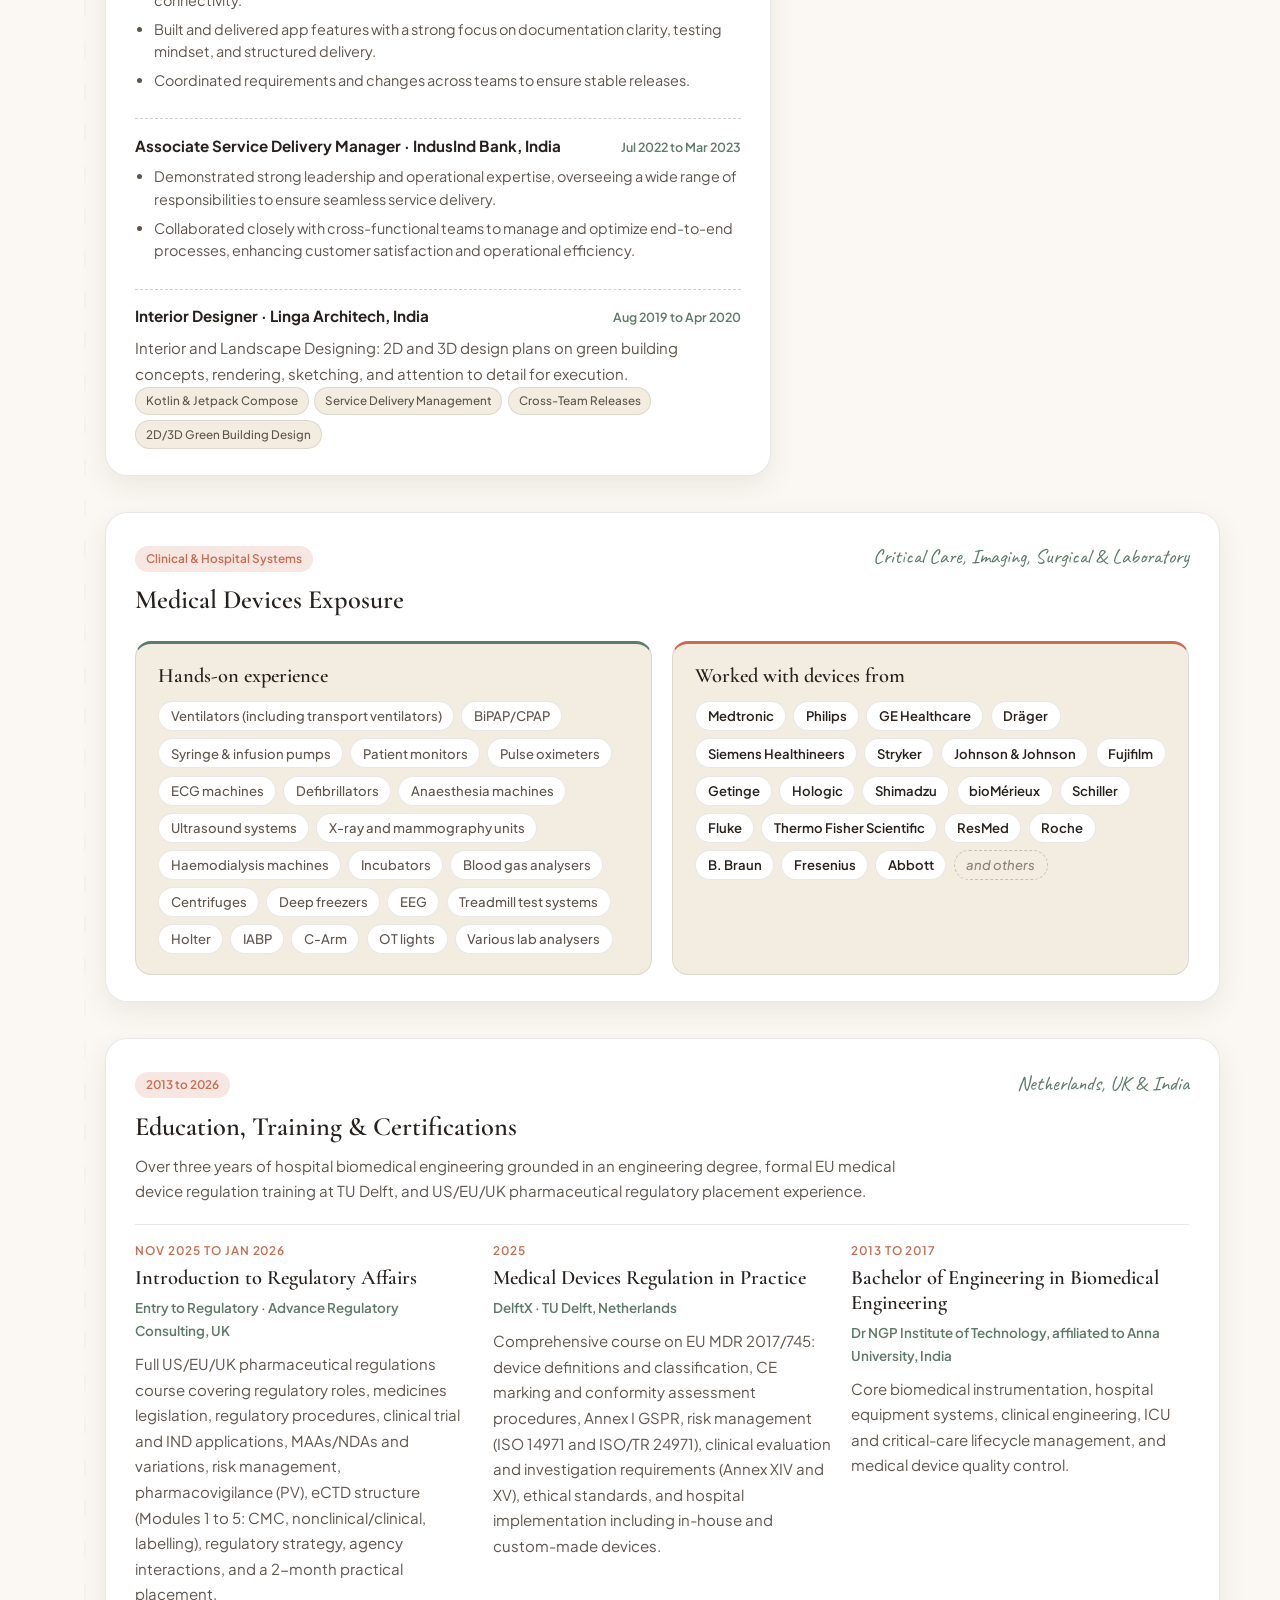
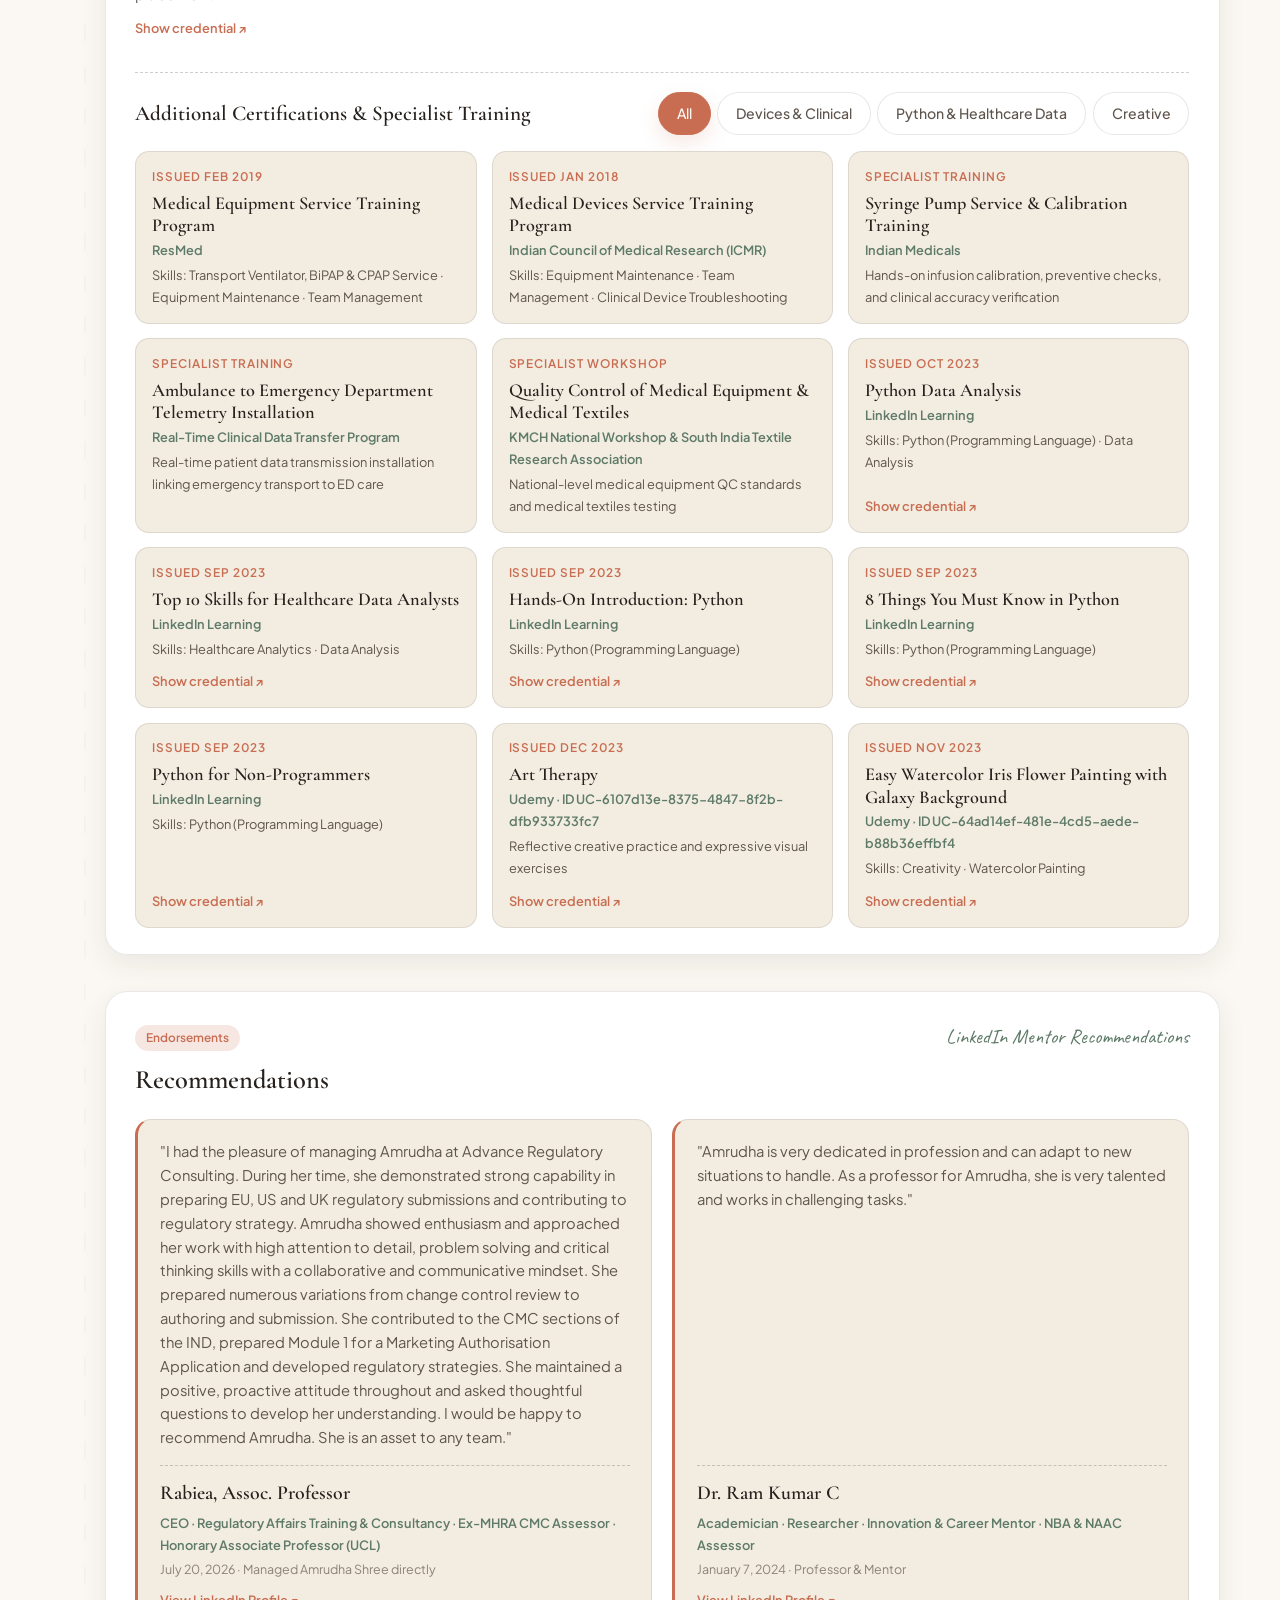
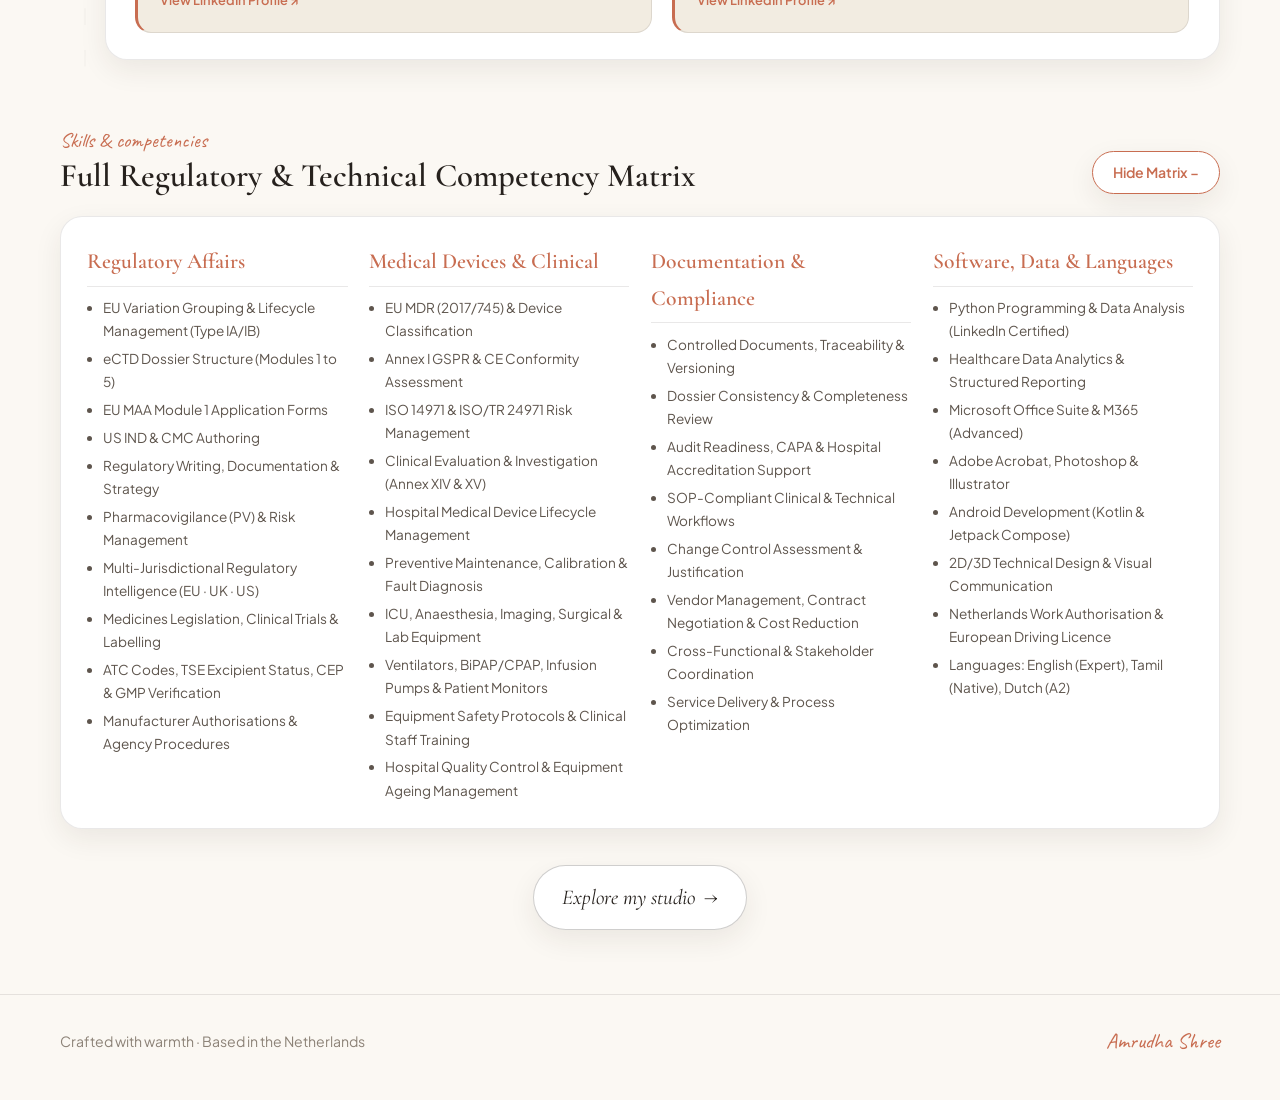
<file: journey.html>
<!DOCTYPE html>
<html lang="en" data-theme="light">
<head>
  <!-- Google tag (gtag.js) -->
  <script async src="https://www.googletagmanager.com/gtm.js?id=GTM-KJBD4K8P"></script>
  <script>
    window.dataLayer = window.dataLayer || [];
    function gtag(){dataLayer.push(arguments);}
    gtag('js', new Date());
  </script>
  <meta charset="UTF-8">
  <meta name="viewport" content="width=device-width, initial-scale=1.0">
  <meta name="description" content="My professional journey: biomedical engineering, healthcare regulatory experience, verified certifications, and mentor recommendations across India, the UK, and the Netherlands.">
  <meta name="theme-color" content="#FBF8F3">
  <title>My Professional Journey | Amrudha Shree Kathirmathiyon</title>
  <link rel="icon" href="./favicon.ico" sizes="any">
  <link rel="icon" type="image/png" sizes="32x32" href="./favicon-32x32.png">
  <link rel="icon" type="image/png" sizes="16x16" href="./favicon-16x16.png">
  <link rel="apple-touch-icon" sizes="180x180" href="./apple-touch-icon.png">
  <link rel="manifest" href="./site.webmanifest">

  <link rel="preconnect" href="https://fonts.googleapis.com">
  <link rel="preconnect" href="https://fonts.gstatic.com" crossorigin>
  <link href="https://fonts.googleapis.com/css2?family=Caveat:wght@500;600;700&family=Cormorant+Garamond:ital,wght@0,500;0,600;0,700;1,500;1,600&family=Plus+Jakarta+Sans:wght@400;500;600&display=swap" rel="stylesheet">

  <link rel="stylesheet" href="./styles.css">
</head>
<body class="page-journey">
  <a class="skip-link" href="#main-content">Skip to content</a>

  <div class="watercolor-backdrop" aria-hidden="true">
    <div class="wash wash--sage" data-parallax="0.025"></div>
    <div class="wash wash--blush" data-parallax="-0.02"></div>
    <div class="wash wash--honey" data-parallax="0.02"></div>
  </div>

  <!-- Shared Top Navigation Bar -->
  <header class="site-header" id="site-header">
    <div class="container header-inner">
      <a href="./index.html" class="brand" aria-label="Amrudha Shree Home">
        <img class="brand__mark" src="./android-chrome-192x192.png" alt="" width="34" height="34" decoding="async">
        <span class="brand__name">Amrudha Shree</span>
      </a>

      <nav class="primary-nav" aria-label="Primary navigation">
        <a href="./index.html" class="nav-link">Home</a>
        <a href="./journey.html" class="nav-link is-active" aria-current="page">My Story</a>
        <a href="./atelier.html" class="nav-link">Art &amp; Craft</a>
        <a href="./blog.html" class="nav-link">Blog</a>
        <a href="./contact.html" class="nav-link">Say Hello</a>
      </nav>

      <div class="header-actions">
        <button
          type="button"
          class="theme-toggle-btn"
          id="theme-toggle"
          aria-label="Switch to soft evening lighting"
          title="Switch day or evening studio light"
        >
          <svg class="icon-sun" viewBox="0 0 24 24" width="16" height="16" fill="none" stroke="currentColor" stroke-width="1.5" stroke-linecap="round" stroke-linejoin="round" aria-hidden="true">
            <circle cx="12" cy="12" r="4"></circle>
            <path d="M12 2v2M12 20v2M4.93 4.93l1.41 1.41M17.66 17.66l1.41 1.41M2 12h2M20 12h2M6.34 17.66l-1.41 1.41M19.07 4.93l-1.41 1.41"></path>
          </svg>
          <svg class="icon-moon" viewBox="0 0 24 24" width="16" height="16" fill="none" stroke="currentColor" stroke-width="1.5" stroke-linecap="round" stroke-linejoin="round" aria-hidden="true">
            <path d="M21 12.79A9 9 0 1 1 11.21 3 7 7 0 0 0 21 12.79z"></path>
          </svg>
          <span class="theme-toggle-btn__label" id="theme-toggle-label">Evening</span>
        </button>

        <button
          type="button"
          class="mobile-menu-btn"
          id="mobile-menu-btn"
          aria-expanded="false"
          aria-controls="mobile-drawer"
          aria-label="Open menu"
        >
          <svg class="menu-icon-open" viewBox="0 0 24 24" width="20" height="20" fill="none" stroke="currentColor" stroke-width="1.5" stroke-linecap="round" aria-hidden="true">
            <line x1="4" y1="8" x2="20" y2="8"></line>
            <line x1="4" y1="16" x2="20" y2="16"></line>
          </svg>
          <svg class="menu-icon-close" viewBox="0 0 24 24" width="20" height="20" fill="none" stroke="currentColor" stroke-width="1.5" stroke-linecap="round" aria-hidden="true">
            <line x1="18" y1="6" x2="6" y2="18"></line>
            <line x1="6" y1="6" x2="18" y2="18"></line>
          </svg>
        </button>
      </div>
    </div>

    <div class="mobile-drawer" id="mobile-drawer" hidden>
      <nav class="mobile-drawer__nav" aria-label="Mobile navigation">
        <a href="./index.html" class="mobile-nav-link">Home</a>
        <a href="./journey.html" class="mobile-nav-link is-active" aria-current="page">My Story</a>
        <a href="./atelier.html" class="mobile-nav-link">Art &amp; Craft</a>
        <a href="./blog.html" class="mobile-nav-link">Blog</a>
        <a href="./contact.html" class="mobile-nav-link">Say Hello</a>
      </nav>
    </div>
  </header>

  <main id="main-content" class="page-bloom">
    <section class="story-loom-page">
      <div class="container">
        <div class="page-heading" data-reveal="up">
          <p class="hand-note">My professional journey</p>
          <h1 class="page-title">Work shaped by care.</h1>
          <div class="title-brushstroke" aria-hidden="true">
            <svg class="brush-svg" viewBox="0 0 320 28" fill="none">
              <path class="brush-wash brush-wash--primary" d="M6 17 C68 9, 148 23, 224 13 C262 8, 294 14, 312 12" />
              <path class="brush-wash brush-wash--honey" d="M16 21 C88 15, 178 24, 292 15" />
            </svg>
            <svg class="brush-tip-icon" viewBox="0 0 28 28" width="24" height="24" fill="none" stroke="currentColor" stroke-width="1.4" stroke-linecap="round" stroke-linejoin="round">
              <path d="M22 4L10 16"></path>
              <path d="M10 16c-2.5 0-4.5 1.8-4.5 4.2 0 1-.4 1.8-1.5 2.4 2.6.5 5.4-.2 6.8-2.2.7-1 .6-2.4-.8-4.4z" fill="currentColor" fill-opacity="0.28"></path>
            </svg>
          </div>
          <p class="page-lead">
            I began in hospital wards, keeping medical equipment reliable for clinical teams. Today, I pair over three years of hospital biomedical engineering with EU, UK, and US regulatory submission experience.
          </p>
        </div>

        <!-- Milestone Jump & Focus Filter Bar -->
        <div class="journey-control-bar" id="journey-control-bar" data-reveal="up" data-delay="60">
          <div class="journey-jump-row">
            <span class="journey-scrubber-label">Jump to section:</span>
            <div class="scrubber-stops scrubber-stops--eight" role="navigation" aria-label="Jump to career section">
              <button type="button" class="scrubber-stop is-active" data-chapter="1">Regulatory Affairs</button>
              <button type="button" class="scrubber-stop" data-chapter="2">Ganga Hospital</button>
              <button type="button" class="scrubber-stop" data-chapter="3">Kovai Hospital</button>
              <button type="button" class="scrubber-stop" data-chapter="4">Other Chapters</button>
              <button type="button" class="scrubber-stop" data-chapter="5">Volunteering</button>
              <button type="button" class="scrubber-stop" data-chapter="devices">Medical Devices</button>
              <button type="button" class="scrubber-stop" data-chapter="6">Certifications</button>
              <button type="button" class="scrubber-stop" data-chapter="7">Recommendations</button>
            </div>
          </div>

          <div class="journey-focus-row">
            <div class="journey-focus-tabs" id="journey-focus-tabs" role="group" aria-label="Filter career milestones by focus area">
              <button type="button" class="role-choice-btn is-active" data-focus="all" aria-pressed="true">All Chapters</button>
              <button type="button" class="role-choice-btn" data-focus="regulatory" aria-pressed="false">Regulatory Affairs</button>
              <button type="button" class="role-choice-btn" data-focus="clinical" aria-pressed="false">Biomedical &amp; Clinical</button>
              <button type="button" class="role-choice-btn" data-focus="software" aria-pressed="false">Software &amp; Operations</button>
            </div>
          </div>
        </div>

        <!-- Clear Two-Column Journey Layout with Subtle Side Braided Thread Spine -->
        <div class="tapestry-loom tapestry-loom--clarity" id="tapestry-loom">
          <div class="braided-spine braided-spine--edge" aria-hidden="true">
            <svg class="braided-spine__svg" viewBox="0 0 80 1400" preserveAspectRatio="none" fill="none">
              <path class="braid-guide" d="M40 0 V1400" />
              <path class="braid-strand braid-strand--clay" d="M40 0 C65 70, 15 140, 40 210 C65 280, 15 350, 40 420 C65 490, 15 560, 40 630 C65 700, 15 770, 40 840 C65 910, 15 980, 40 1050 C65 1120, 15 1190, 40 1260 C65 1330, 15 1370, 40 1400" />
              <path class="braid-strand braid-strand--sage" d="M40 0 C15 70, 65 140, 40 210 C15 280, 65 350, 40 420 C15 490, 65 560, 40 630 C15 700, 65 770, 40 840 C15 910, 65 980, 40 1050 C15 1120, 65 1190, 40 1260 C15 1330, 65 1370, 40 1400" />
              <path class="braid-strand braid-strand--honey" d="M40 0 C54 55, 26 110, 40 175 C54 240, 26 300, 40 365 C54 430, 26 495, 40 560 C54 625, 26 690, 40 755 C54 820, 26 885, 40 950 C54 1015, 26 1080, 40 1145 C54 1210, 26 1280, 40 1400" />
            </svg>
          </div>

          <div class="journey-clarity-layout">
            <!-- Left Main Column: Healthcare Experience & Other Chapters -->
            <div class="journey-main-col">
              <h2 class="journey-section-title">Healthcare experience</h2>

              <!-- Chapter 1: Regulatory Affairs Associate -->
              <article class="journey-chapter" id="chapter-1" data-chapter="1" data-focus="regulatory" data-reveal="up">
                <div class="loom-card">
                  <div class="loom-card__body">
                    <div class="card-meta-row">
                      <span class="timeline-pill">Nov 2025 to Feb 2026</span>
                      <span class="story-card__place">Advance Regulatory Consulting · London, UK</span>
                    </div>
                    <h3>Regulatory Affairs Associate</h3>
                    <p>
                      Support preparation and authoring of regulatory submissions under mentorship to strengthen regulatory compliance and intelligence in multi-jurisdictional markets, with a focus on documentation accuracy, change assessment, and stakeholder coordination.
                    </p>

                    <h4 class="role-subhead">Responsibilities</h4>
                    <ul class="role-list">
                      <li>Prepared EU variation packages (quality, clinical, administrative) by identifying and justifying changes, assigning variation categories, grouping relevant changes, and coordinating supporting documentation collection, contributing to timely and compliant submissions.</li>
                      <li>Authored CMC information for IND dossiers by requesting and integrating technical inputs from stakeholders, ensuring dossier accuracy and completeness.</li>
                      <li>Drafted Module 1 sections of EU MAA application forms, including verification of ATC codes, TSE status of excipients, CEP certificates, manufacturer authorisations, and GMP compliance.</li>
                      <li>Contributed to regulatory strategy development and intelligence gathering to inform procedural timelines and regulatory pathways across EU, UK, and US markets.</li>
                    </ul>

                    <h4 class="role-subhead">Key Achievements</h4>
                    <ul class="role-list">
                      <li>Held responsibility for preparing EU variation packages for regulatory submissions.</li>
                      <li>Identified and justified changes, categorised variations, and coordinated supporting documentation.</li>
                      <li>Enabled submission of multiple complex variations within tight deadlines, enhancing compliance.</li>
                      <li>Strengthened cross-functional collaboration by liaising effectively with clinical, technical, and commercial teams.</li>
                    </ul>

                    <div class="tech-tags">
                      <span>EU Variations (Type IA/IB)</span>
                      <span>eCTD Modules 1 to 5</span>
                      <span>US IND / CMC</span>
                      <span>EU MAA Module 1</span>
                      <span>Regulatory Strategy</span>
                      <span>Pharmacovigilance &amp; Risk</span>
                    </div>
                  </div>
                </div>
              </article>

              <!-- Chapter 2: Ganga Medical Centre & Hospitals -->
              <article class="journey-chapter" id="chapter-2" data-chapter="2" data-focus="clinical" data-reveal="up">
                <div class="loom-card">
                  <div class="loom-card__body">
                    <div class="card-meta-row">
                      <span class="timeline-pill">Jan 2021 to Jun 2022</span>
                      <span class="story-card__place">Ganga Medical Centre &amp; Hospitals Pvt Ltd · India</span>
                    </div>
                    <h3>Biomedical Engineer</h3>
                    <p>
                      Led operational efficiency improvements across multiple hospital departments by managing medical equipment lifecycle, calibration, and compliance systems aligned with regulatory and accreditation standards.
                    </p>

                    <h4 class="role-subhead">Responsibilities</h4>
                    <ul class="role-list">
                      <li>Designed and implemented preventive maintenance and calibration programs, ensuring equipment readiness and clinical safety while supporting regulatory compliance.</li>
                      <li>Developed comprehensive documentation practices for equipment maintenance, calibration, and repair, facilitating traceability and audit readiness.</li>
                      <li>Managed vendor relationships, negotiations, and contracts, achieving a 15% cost reduction while maintaining service quality.</li>
                      <li>Delivered training on equipment safety protocols and risk management to hospital staff, promoting a compliance culture.</li>
                    </ul>

                    <h4 class="role-subhead">Key Achievements</h4>
                    <ul class="role-list">
                      <li>Achieved 100% operational efficiency at key hospital departments by optimizing equipment management workflows.</li>
                      <li>Supported audit preparations and corrective actions, improving compliance with hospital policies and accreditation requirements.</li>
                    </ul>

                    <div class="tech-tags">
                      <span>Preventive Maintenance</span>
                      <span>Calibration Programs</span>
                      <span>Audit Traceability</span>
                      <span>15% Vendor Cost Reduction</span>
                      <span>Staff Safety Training</span>
                    </div>
                  </div>
                </div>
              </article>

              <!-- Chapter 3: Kovai Medical Centre & Hospital -->
              <article class="journey-chapter" id="chapter-3" data-chapter="3" data-focus="clinical" data-reveal="up">
                <div class="loom-card">
                  <div class="loom-card__body">
                    <div class="card-meta-row">
                      <span class="timeline-pill">Jun 2017 to Jul 2019</span>
                      <span class="story-card__place">Kovai Medical Centre &amp; Hospital (KMCH) · India</span>
                    </div>
                    <h3>Biomedical Engineer</h3>
                    <p>
                      Supported ICU and Labour Ward biomedical device management, calibration, and compliance with regulatory standards.
                    </p>

                    <h4 class="role-subhead">Responsibilities</h4>
                    <ul class="role-list">
                      <li>Calibrated, maintained, and troubleshot critical biomedical equipment while maintaining detailed records for audit and regulatory purposes.</li>
                      <li>Coordinated with vendors under maintenance contracts to promptly resolve equipment breakdowns, restore uptime quickly, and reduce disruption to patient care.</li>
                      <li>Updated the hospital's medical equipment ageing list and enforced SOP-compliant device handling training among clinical staff.</li>
                    </ul>

                    <div class="other-role-block">
                      <h4 class="role-subhead">Biomedical Internships · KMCH (Jan to Mar 2017) &amp; KG Hospital (Dec 2014)</h4>
                      <p>Gained early exposure to medical equipment workflows, documentation, and maintenance practices in a hospital setting.</p>
                    </div>

                    <div class="tech-tags">
                      <span>ICU &amp; Labour Ward Devices</span>
                      <span>Fault Diagnosis &amp; Repair</span>
                      <span>Device Calibration</span>
                      <span>Equipment Ageing List</span>
                      <span>SOP-Compliant Training</span>
                    </div>
                  </div>
                </div>
              </article>

              <!-- Chapter 4: Other Chapters -->
              <article class="journey-chapter" id="chapter-4" data-chapter="4" data-focus="software" data-reveal="up">
                <div class="loom-card">
                  <div class="loom-card__body">
                    <div class="card-meta-row">
                      <span class="timeline-pill">Aug 2019 to Nov 2025</span>
                      <span class="story-card__place">Transferable Software, Delivery &amp; Design Experience</span>
                    </div>
                    <h3>Other professional experience</h3>

                    <div class="other-role-block">
                      <div class="other-role-head">
                        <strong>Android Developer (Kotlin &amp; Jetpack Compose) · Emote Electric, India</strong>
                        <span>Sep 2024 to Nov 2025</span>
                      </div>
                      <ul class="role-list">
                        <li>Worked on the mobile app for an electric bike, with a strong focus on UI/UX and reliable connectivity.</li>
                        <li>Built and delivered app features with a strong focus on documentation clarity, testing mindset, and structured delivery.</li>
                        <li>Coordinated requirements and changes across teams to ensure stable releases.</li>
                      </ul>
                    </div>

                    <div class="other-role-block">
                      <div class="other-role-head">
                        <strong>Associate Service Delivery Manager · IndusInd Bank, India</strong>
                        <span>Jul 2022 to Mar 2023</span>
                      </div>
                      <ul class="role-list">
                        <li>Demonstrated strong leadership and operational expertise, overseeing a wide range of responsibilities to ensure seamless service delivery.</li>
                        <li>Collaborated closely with cross-functional teams to manage and optimize end-to-end processes, enhancing customer satisfaction and operational efficiency.</li>
                      </ul>
                    </div>

                    <div class="other-role-block">
                      <div class="other-role-head">
                        <strong>Interior Designer · Linga Architech, India</strong>
                        <span>Aug 2019 to Apr 2020</span>
                      </div>
                      <p>
                        Interior and Landscape Designing: 2D and 3D design plans on green building concepts, rendering, sketching, and attention to detail for execution.
                      </p>
                    </div>

                    <div class="tech-tags">
                      <span>Kotlin &amp; Jetpack Compose</span>
                      <span>Service Delivery Management</span>
                      <span>Cross-Team Releases</span>
                      <span>2D/3D Green Building Design</span>
                    </div>
                  </div>
                </div>
              </article>
            </div>

            <!-- Right Side Column: Volunteering & Recruiter Guide -->
            <aside class="journey-side-col">
              <!-- Chapter 5: Volunteering Note Card -->
              <article class="journey-chapter" id="chapter-5" data-chapter="5" data-focus="community" data-reveal="up">
                <div class="loom-card note-card-warm">
                  <div class="loom-card__body note-card-warm__front">
                    <div class="card-meta-row">
                      <span class="timeline-pill">June 2026 to Present</span>
                      <span class="story-card__place">Den Haag, The Netherlands</span>
                    </div>
                    <h3>Volunteering Experience</h3>
                    <p class="card-org">Volunteer · Ronald McDonald Huis Den Haag</p>

                    <ul class="role-list">
                      <li>Welcome families and visitors at reception and help create a warm, supportive environment for families whose children are receiving hospital care.</li>
                      <li>Prepare guest rooms and assist with housekeeping to maintain clean, comfortable, and well-organised shared spaces.</li>
                      <li>Support events, household activities, and practical day-to-day tasks in coordination with staff and other volunteers.</li>
                      <li>Assist with gardening and the upkeep of outdoor areas.</li>
                      <li>Handle responsibilities with empathy, discretion, reliability, and respect for families' privacy.</li>
                    </ul>

                    <div class="tech-tags">
                      <span>Family Hospitality</span>
                      <span>House Operations</span>
                      <span>Den Haag, NL</span>
                    </div>
                  </div>
                </div>
              </article>

              <!-- Interactive Recruiter Summary Card -->
              <div class="recruiter-guide-card" data-reveal="up" data-delay="90">
                <span class="hand-note hand-note--small">For recruiters</span>
                <h2>Where I can help</h2>

                <div class="role-choices" role="group" aria-label="Choose an area of work">
                  <button type="button" class="role-choice-btn is-active" aria-pressed="true" data-role="equipment">Medical equipment</button>
                  <button type="button" class="role-choice-btn" aria-pressed="false" data-role="regulatory">Regulatory affairs</button>
                  <button type="button" class="role-choice-btn" aria-pressed="false" data-role="training">Staff training</button>
                  <button type="button" class="role-choice-btn" aria-pressed="false" data-role="data">Python &amp; data</button>
                </div>

                <div class="role-evidence" data-role-panel="equipment">
                  <h3>Keeping devices ready</h3>
                  <p>At Kovai Medical Centre &amp; Hospital and Ganga Medical Centre, I calibrated and repaired ICU and surgical equipment, kept accreditation logs ready, and reduced vendor service costs by 15%.</p>
                  <button type="button" class="role-jump-btn" data-jump-chapter="3">Inspect clinical milestones →</button>
                </div>

                <div class="role-evidence" data-role-panel="regulatory" hidden>
                  <h3>Preparing EU, UK &amp; US submissions</h3>
                  <p>At Advance Regulatory Consulting, I prepared Type IA/IB EU variations from change control through submission, drafted MAA Module 1 forms, and contributed IND CMC content across eCTD Modules 1 to 5.</p>
                  <button type="button" class="role-jump-btn" data-jump-chapter="1">Inspect regulatory milestone →</button>
                </div>

                <div class="role-evidence" data-role-panel="training" hidden>
                  <h3>Teaching equipment safety</h3>
                  <p>Alongside preventive maintenance planning, I trained clinical and nursing staff in safe equipment handling.</p>
                  <button type="button" class="role-jump-btn" data-jump-chapter="2">Inspect Ganga milestone →</button>
                </div>

                <div class="role-evidence" data-role-panel="data" hidden>
                  <h3>Structured data &amp; reporting</h3>
                  <p>Completed LinkedIn Learning certifications in Python Data Analysis and Healthcare Data Analysts skills alongside hands-on Python scripting and production mobile app testing.</p>
                  <button type="button" class="role-jump-btn" data-jump-chapter="6">Inspect certifications →</button>
                </div>

                <div class="practical-details-box">
                  <h3>Practical details</h3>
                  <p>Based in Delft with Netherlands work authorisation and a valid European driving licence.</p>
                  <p>Native Tamil, expert English, and A2 Dutch.</p>
                </div>

                <div class="recruiter-actions-row">
                  <a href="./contact.html" class="btn-pill btn-pill--primary recruiter-cta">Get in touch</a>
                  <button type="button" class="btn-pill btn-pill--soft recruiter-print-btn" id="print-profile-btn">Print profile</button>
                </div>
              </div>
            </aside>
          </div>

          <!-- Full-Width Chapter: Medical Devices Exposure -->
          <article class="journey-chapter devices-chapter" id="chapter-devices" data-chapter="devices" data-reveal="up">
            <div class="loom-card">
              <div class="loom-card__body">
                <div class="card-meta-row">
                  <span class="timeline-pill">Clinical &amp; Hospital Systems</span>
                  <span class="story-card__place">Critical Care, Imaging, Surgical &amp; Laboratory</span>
                </div>
                <h2>Medical Devices Exposure</h2>

                <div class="devices-exposure-grid">
                  <section class="device-exposure-panel">
                    <h3>Hands-on experience</h3>
                    <ul class="device-chip-list">
                      <li>Ventilators (including transport ventilators)</li>
                      <li>BiPAP/CPAP</li>
                      <li>Syringe &amp; infusion pumps</li>
                      <li>Patient monitors</li>
                      <li>Pulse oximeters</li>
                      <li>ECG machines</li>
                      <li>Defibrillators</li>
                      <li>Anaesthesia machines</li>
                      <li>Ultrasound systems</li>
                      <li>X-ray and mammography units</li>
                      <li>Haemodialysis machines</li>
                      <li>Incubators</li>
                      <li>Blood gas analysers</li>
                      <li>Centrifuges</li>
                      <li>Deep freezers</li>
                      <li>EEG</li>
                      <li>Treadmill test systems</li>
                      <li>Holter</li>
                      <li>IABP</li>
                      <li>C-Arm</li>
                      <li>OT lights</li>
                      <li>Various lab analysers</li>
                    </ul>
                  </section>

                  <section class="device-exposure-panel device-exposure-panel--brands">
                    <h3>Worked with devices from</h3>
                    <ul class="device-chip-list device-chip-list--brands">
                      <li>Medtronic</li>
                      <li>Philips</li>
                      <li>GE Healthcare</li>
                      <li>Dräger</li>
                      <li>Siemens Healthineers</li>
                      <li>Stryker</li>
                      <li>Johnson &amp; Johnson</li>
                      <li>Fujifilm</li>
                      <li>Getinge</li>
                      <li>Hologic</li>
                      <li>Shimadzu</li>
                      <li>bioMérieux</li>
                      <li>Schiller</li>
                      <li>Fluke</li>
                      <li>Thermo Fisher Scientific</li>
                      <li>ResMed</li>
                      <li>Roche</li>
                      <li>B. Braun</li>
                      <li>Fresenius</li>
                      <li>Abbott</li>
                      <li class="device-chip--more">and others</li>
                    </ul>
                  </section>
                </div>
              </div>
            </div>
          </article>

          <!-- Full-Width Chapter 6: Education, Training & Filterable Certifications -->
          <article class="journey-chapter qualifications-chapter" id="chapter-6" data-chapter="6" data-reveal="up">
            <div class="loom-card qualifications-section">
              <div class="loom-card__body">
                <div class="card-meta-row">
                  <span class="timeline-pill">2013 to 2026</span>
                  <span class="story-card__place">Netherlands, UK &amp; India</span>
                </div>
                <h2>Education, Training &amp; Certifications</h2>
                <p class="qual-lead">
                  Over three years of hospital biomedical engineering grounded in an engineering degree, formal EU medical device regulation training at TU Delft, and US/EU/UK pharmaceutical regulatory placement experience.
                </p>

                <div class="credential-grid">
                  <section class="credential-item">
                    <span class="credential-date">Nov 2025 to Jan 2026</span>
                    <h3>Introduction to Regulatory Affairs</h3>
                    <p class="credential-org">Entry to Regulatory · Advance Regulatory Consulting, UK</p>
                    <p>Full US/EU/UK pharmaceutical regulations course covering regulatory roles, medicines legislation, regulatory procedures, clinical trial and IND applications, MAAs/NDAs and variations, risk management, pharmacovigilance (PV), eCTD structure (Modules 1 to 5: CMC, nonclinical/clinical, labelling), regulatory strategy, agency interactions, and a 2-month practical placement.</p>
                    <a href="https://www.entrytoregulatory.com/" target="_blank" rel="noopener noreferrer" class="credential-verify-link">Show credential ↗</a>
                  </section>

                  <section class="credential-item">
                    <span class="credential-date">2025</span>
                    <h3>Medical Devices Regulation in Practice</h3>
                    <p class="credential-org">DelftX · TU Delft, Netherlands</p>
                    <p>Comprehensive course on EU MDR 2017/745: device definitions and classification, CE marking and conformity assessment procedures, Annex I GSPR, risk management (ISO 14971 and ISO/TR 24971), clinical evaluation and investigation requirements (Annex XIV and XV), ethical standards, and hospital implementation including in-house and custom-made devices.</p>
                  </section>

                  <section class="credential-item">
                    <span class="credential-date">2013 to 2017</span>
                    <h3>Bachelor of Engineering in Biomedical Engineering</h3>
                    <p class="credential-org">Dr NGP Institute of Technology, affiliated to Anna University, India</p>
                    <p>Core biomedical instrumentation, hospital equipment systems, clinical engineering, ICU and critical-care lifecycle management, and medical device quality control.</p>
                  </section>
                </div>

                <!-- Filterable Specialist Training & License Shelf -->
                <div class="cert-shelf-wrap">
                  <div class="cert-shelf-head">
                    <h3>Additional Certifications &amp; Specialist Training</h3>
                    <div class="cert-filter-tabs" id="cert-filter-tabs" role="tablist" aria-label="Filter certifications by topic">
                      <button type="button" class="gallery-pill is-active" data-cert-filter="all" role="tab" aria-selected="true">All</button>
                      <button type="button" class="gallery-pill" data-cert-filter="devices" role="tab" aria-selected="false">Devices &amp; Clinical</button>
                      <button type="button" class="gallery-pill" data-cert-filter="data" role="tab" aria-selected="false">Python &amp; Healthcare Data</button>
                      <button type="button" class="gallery-pill" data-cert-filter="creative" role="tab" aria-selected="false">Creative</button>
                    </div>
                  </div>

                  <div class="cert-shelf-grid" id="cert-shelf-grid">
                    <article class="cert-card" data-cert-cat="devices">
                      <span class="credential-date">Issued Feb 2019</span>
                      <h4>Medical Equipment Service Training Program</h4>
                      <p class="cert-card__org">ResMed</p>
                      <p class="cert-card__skills">Skills: Transport Ventilator, BiPAP &amp; CPAP Service · Equipment Maintenance · Team Management</p>
                    </article>

                    <article class="cert-card" data-cert-cat="devices">
                      <span class="credential-date">Issued Jan 2018</span>
                      <h4>Medical Devices Service Training Program</h4>
                      <p class="cert-card__org">Indian Council of Medical Research (ICMR)</p>
                      <p class="cert-card__skills">Skills: Equipment Maintenance · Team Management · Clinical Device Troubleshooting</p>
                    </article>

                    <article class="cert-card" data-cert-cat="devices">
                      <span class="credential-date">Specialist Training</span>
                      <h4>Syringe Pump Service &amp; Calibration Training</h4>
                      <p class="cert-card__org">Indian Medicals</p>
                      <p class="cert-card__skills">Hands-on infusion calibration, preventive checks, and clinical accuracy verification</p>
                    </article>

                    <article class="cert-card" data-cert-cat="devices">
                      <span class="credential-date">Specialist Training</span>
                      <h4>Ambulance to Emergency Department Telemetry Installation</h4>
                      <p class="cert-card__org">Real-Time Clinical Data Transfer Program</p>
                      <p class="cert-card__skills">Real-time patient data transmission installation linking emergency transport to ED care</p>
                    </article>

                    <article class="cert-card" data-cert-cat="devices">
                      <span class="credential-date">Specialist Workshop</span>
                      <h4>Quality Control of Medical Equipment &amp; Medical Textiles</h4>
                      <p class="cert-card__org">KMCH National Workshop &amp; South India Textile Research Association</p>
                      <p class="cert-card__skills">National-level medical equipment QC standards and medical textiles testing</p>
                    </article>

                    <article class="cert-card" data-cert-cat="data">
                      <span class="credential-date">Issued Oct 2023</span>
                      <h4>Python Data Analysis</h4>
                      <p class="cert-card__org">LinkedIn Learning</p>
                      <p class="cert-card__skills">Skills: Python (Programming Language) · Data Analysis</p>
                      <a href="https://www.linkedin.com/learning/certificates/df1a135858e0157bbc77127a11f809b6378e7d5e10fb7078ab12c0b6b04675a4/" target="_blank" rel="noopener noreferrer" class="credential-verify-link">Show credential ↗</a>
                    </article>

                    <article class="cert-card" data-cert-cat="data">
                      <span class="credential-date">Issued Sep 2023</span>
                      <h4>Top 10 Skills for Healthcare Data Analysts</h4>
                      <p class="cert-card__org">LinkedIn Learning</p>
                      <p class="cert-card__skills">Skills: Healthcare Analytics · Data Analysis</p>
                      <a href="https://www.linkedin.com/learning/certificates/78ef72a9a9f7fd4bf854a5cabc00ce24849f0371d9b1dc2d8564b5eddb6eb956/" target="_blank" rel="noopener noreferrer" class="credential-verify-link">Show credential ↗</a>
                    </article>

                    <article class="cert-card" data-cert-cat="data">
                      <span class="credential-date">Issued Sep 2023</span>
                      <h4>Hands-On Introduction: Python</h4>
                      <p class="cert-card__org">LinkedIn Learning</p>
                      <p class="cert-card__skills">Skills: Python (Programming Language)</p>
                      <a href="https://www.linkedin.com/learning/certificates/11cf45499624dc936d2c00fd4e46b0ea53988ac4090a3673652ae3c5af78f5a8/" target="_blank" rel="noopener noreferrer" class="credential-verify-link">Show credential ↗</a>
                    </article>

                    <article class="cert-card" data-cert-cat="data">
                      <span class="credential-date">Issued Sep 2023</span>
                      <h4>8 Things You Must Know in Python</h4>
                      <p class="cert-card__org">LinkedIn Learning</p>
                      <p class="cert-card__skills">Skills: Python (Programming Language)</p>
                      <a href="https://www.linkedin.com/learning/certificates/50d6a75ae8fed62ae3df0250158b5a95135704e6cefc24d94f428e491aa79722/" target="_blank" rel="noopener noreferrer" class="credential-verify-link">Show credential ↗</a>
                    </article>

                    <article class="cert-card" data-cert-cat="data">
                      <span class="credential-date">Issued Sep 2023</span>
                      <h4>Python for Non-Programmers</h4>
                      <p class="cert-card__org">LinkedIn Learning</p>
                      <p class="cert-card__skills">Skills: Python (Programming Language)</p>
                      <a href="https://www.linkedin.com/learning/certificates/ce96ab30a430446f1240a8fb00b081e632dc6997e67c0c1a3eca1530f1574022/" target="_blank" rel="noopener noreferrer" class="credential-verify-link">Show credential ↗</a>
                    </article>

                    <article class="cert-card" data-cert-cat="creative">
                      <span class="credential-date">Issued Dec 2023</span>
                      <h4>Art Therapy</h4>
                      <p class="cert-card__org">Udemy · ID UC-6107d13e-8375-4847-8f2b-dfb933733fc7</p>
                      <p class="cert-card__skills">Reflective creative practice and expressive visual exercises</p>
                      <a href="https://www.udemy.com/certificate/UC-6107d13e-8375-4847-8f2b-dfb933733fc7/" target="_blank" rel="noopener noreferrer" class="credential-verify-link">Show credential ↗</a>
                    </article>

                    <article class="cert-card" data-cert-cat="creative">
                      <span class="credential-date">Issued Nov 2023</span>
                      <h4>Easy Watercolor Iris Flower Painting with Galaxy Background</h4>
                      <p class="cert-card__org">Udemy · ID UC-64ad14ef-481e-4cd5-aede-b88b36effbf4</p>
                      <p class="cert-card__skills">Skills: Creativity · Watercolor Painting</p>
                      <a href="https://www.udemy.com/certificate/UC-64ad14ef-481e-4cd5-aede-b88b36effbf4/" target="_blank" rel="noopener noreferrer" class="credential-verify-link">Show credential ↗</a>
                    </article>
                  </div>
                </div>
              </div>
            </div>
          </article>

          <!-- Full-Width Chapter 7: Mentor Recommendations -->
          <article class="journey-chapter recommendations-chapter" id="chapter-7" data-chapter="7" data-reveal="up">
            <div class="loom-card">
              <div class="loom-card__body">
                <div class="card-meta-row">
                  <span class="timeline-pill">Endorsements</span>
                  <span class="story-card__place">LinkedIn Mentor Recommendations</span>
                </div>
                <h2>Recommendations</h2>

                <div class="recommendations-grid">
                  <blockquote class="recommendation-card">
                    <p class="recommendation-quote">
                      "I had the pleasure of managing Amrudha at Advance Regulatory Consulting. During her time, she demonstrated strong capability in preparing EU, US and UK regulatory submissions and contributing to regulatory strategy. Amrudha showed enthusiasm and approached her work with high attention to detail, problem solving and critical thinking skills with a collaborative and communicative mindset. She prepared numerous variations from change control review to authoring and submission. She contributed to the CMC sections of the IND, prepared Module 1 for a Marketing Authorisation Application and developed regulatory strategies. She maintained a positive, proactive attitude throughout and asked thoughtful questions to develop her understanding. I would be happy to recommend Amrudha. She is an asset to any team."
                    </p>
                    <footer class="recommendation-author">
                      <div class="recommendation-author__name">Rabiea, Assoc. Professor</div>
                      <div class="recommendation-author__role">CEO · Regulatory Affairs Training &amp; Consultancy · Ex-MHRA CMC Assessor · Honorary Associate Professor (UCL)</div>
                      <div class="recommendation-author__meta">July 20, 2026 · Managed Amrudha Shree directly</div>
                      <a href="https://www.linkedin.com/in/rabiea-regulatory/" target="_blank" rel="noopener noreferrer" class="credential-verify-link">View LinkedIn Profile ↗</a>
                    </footer>
                  </blockquote>

                  <blockquote class="recommendation-card">
                    <p class="recommendation-quote">
                      "Amrudha is very dedicated in profession and can adapt to new situations to handle. As a professor for Amrudha, she is very talented and works in challenging tasks."
                    </p>
                    <footer class="recommendation-author">
                      <div class="recommendation-author__name">Dr. Ram Kumar C</div>
                      <div class="recommendation-author__role">Academician · Researcher · Innovation &amp; Career Mentor · NBA &amp; NAAC Assessor</div>
                      <div class="recommendation-author__meta">January 7, 2024 · Professor &amp; Mentor</div>
                      <a href="https://www.linkedin.com/in/dr-ram-kumar-c-55192518/" target="_blank" rel="noopener noreferrer" class="credential-verify-link">View LinkedIn Profile ↗</a>
                    </footer>
                  </blockquote>
                </div>
              </div>
            </div>
          </article>
        </div>

        <!-- Visible Full Technical & Regulatory Competency Matrix (Optional Hide) -->
        <section class="competency-matrix-shell" aria-labelledby="competency-matrix-heading" data-reveal="up">
          <div class="competency-matrix-head">
            <div>
              <p class="hand-note hand-note--small">Skills &amp; competencies</p>
              <h2 class="competency-matrix-title" id="competency-matrix-heading">Full Regulatory &amp; Technical Competency Matrix</h2>
            </div>
            <button
              type="button"
              class="matrix-toggle-btn"
              id="toggle-skill-matrix-btn"
              aria-expanded="true"
              aria-controls="skill-matrix-drawer"
            >
              Hide Matrix −
            </button>
          </div>

          <div class="skill-matrix-drawer" id="skill-matrix-drawer">
            <div class="competency-grid">
              <div class="competency-col">
                <h3>Regulatory Affairs</h3>
                <ul>
                  <li>EU Variation Grouping &amp; Lifecycle Management (Type IA/IB)</li>
                  <li>eCTD Dossier Structure (Modules 1 to 5)</li>
                  <li>EU MAA Module 1 Application Forms</li>
                  <li>US IND &amp; CMC Authoring</li>
                  <li>Regulatory Writing, Documentation &amp; Strategy</li>
                  <li>Pharmacovigilance (PV) &amp; Risk Management</li>
                  <li>Multi-Jurisdictional Regulatory Intelligence (EU · UK · US)</li>
                  <li>Medicines Legislation, Clinical Trials &amp; Labelling</li>
                  <li>ATC Codes, TSE Excipient Status, CEP &amp; GMP Verification</li>
                  <li>Manufacturer Authorisations &amp; Agency Procedures</li>
                </ul>
              </div>

              <div class="competency-col">
                <h3>Medical Devices &amp; Clinical</h3>
                <ul>
                  <li>EU MDR (2017/745) &amp; Device Classification</li>
                  <li>Annex I GSPR &amp; CE Conformity Assessment</li>
                  <li>ISO 14971 &amp; ISO/TR 24971 Risk Management</li>
                  <li>Clinical Evaluation &amp; Investigation (Annex XIV &amp; XV)</li>
                  <li>Hospital Medical Device Lifecycle Management</li>
                  <li>Preventive Maintenance, Calibration &amp; Fault Diagnosis</li>
                  <li>ICU, Anaesthesia, Imaging, Surgical &amp; Lab Equipment</li>
                  <li>Ventilators, BiPAP/CPAP, Infusion Pumps &amp; Patient Monitors</li>
                  <li>Equipment Safety Protocols &amp; Clinical Staff Training</li>
                  <li>Hospital Quality Control &amp; Equipment Ageing Management</li>
                </ul>
              </div>

              <div class="competency-col">
                <h3>Documentation &amp; Compliance</h3>
                <ul>
                  <li>Controlled Documents, Traceability &amp; Versioning</li>
                  <li>Dossier Consistency &amp; Completeness Review</li>
                  <li>Audit Readiness, CAPA &amp; Hospital Accreditation Support</li>
                  <li>SOP-Compliant Clinical &amp; Technical Workflows</li>
                  <li>Change Control Assessment &amp; Justification</li>
                  <li>Vendor Management, Contract Negotiation &amp; Cost Reduction</li>
                  <li>Cross-Functional &amp; Stakeholder Coordination</li>
                  <li>Service Delivery &amp; Process Optimization</li>
                </ul>
              </div>

              <div class="competency-col">
                <h3>Software, Data &amp; Languages</h3>
                <ul>
                  <li>Python Programming &amp; Data Analysis (LinkedIn Certified)</li>
                  <li>Healthcare Data Analytics &amp; Structured Reporting</li>
                  <li>Microsoft Office Suite &amp; M365 (Advanced)</li>
                  <li>Adobe Acrobat, Photoshop &amp; Illustrator</li>
                  <li>Android Development (Kotlin &amp; Jetpack Compose)</li>
                  <li>2D/3D Technical Design &amp; Visual Communication</li>
                  <li>Netherlands Work Authorisation &amp; European Driving Licence</li>
                  <li>Languages: English (Expert), Tamil (Native), Dutch (A2)</li>
                </ul>
              </div>
            </div>
          </div>
        </section>

        <div class="story-next" data-reveal="up">
          <a href="./atelier.html" class="story-next__link">
            <span>Explore my studio</span>
            <span class="btn-arrow" aria-hidden="true">→</span>
          </a>
        </div>
      </div>
    </section>
  </main>

  <footer class="site-footer">
    <div class="container footer-inner">
      <p>Crafted with warmth · Based in the Netherlands</p>
      <div class="footer-right">
        <span class="footer-hand">Amrudha Shree</span>
      </div>
    </div>
  </footer>

  <script src="./script.js" defer></script>
</body>
</html>
</file>
<file: styles.css>
/* ==========================================================================
   Amrudha Shree: Playable Studio Workbench & Atelier Edition
   Tactile, Interactive, Creative Portfolio Styles
   ========================================================================== */

@view-transition {
  navigation: auto;
}

:root {
  --font-display: 'Cormorant Garamond', Georgia, serif;
  --font-hand: 'Caveat', cursive, Georgia, serif;
  --font-sans: 'Plus Jakarta Sans', -apple-system, BlinkMacSystemFont, 'Segoe UI', sans-serif;

  --studio-accent: #C86D51;
  --studio-accent-soft: rgba(200, 109, 81, 0.16);

  --container-max: 1160px;
  --ease-soft: cubic-bezier(0.22, 1, 0.36, 1);
  --ease-spring: cubic-bezier(0.34, 1.56, 0.64, 1);
}

[data-theme="light"] {
  --bg-page: #FBF8F3;
  --bg-linen: #F2ECE1;
  --bg-card: #FFFFFF;
  --bg-header: rgba(251, 248, 243, 0.9);
  --ink-primary: #26211D;
  --ink-secondary: #5E554D;
  --ink-muted: #8C8277;
  --sage: #5E7A68;
  --sage-soft: rgba(94, 122, 104, 0.15);
  --honey: #D9A76A;
  --honey-soft: rgba(217, 167, 106, 0.2);
  --wood-light: #DEC29E;
  --wood-dark: #9B7451;
  --border-soft: rgba(38, 33, 29, 0.1);
  --border-medium: rgba(38, 33, 29, 0.22);
  --shadow-print: 0 10px 28px rgba(45, 34, 24, 0.08);
  --shadow-lift: 0 22px 48px rgba(45, 34, 24, 0.14);
}

[data-theme="dark"] {
  --bg-page: #1C1917;
  --bg-linen: #25201D;
  --bg-card: #2A2421;
  --bg-header: rgba(28, 25, 23, 0.9);
  --ink-primary: #F3ECE2;
  --ink-secondary: #C8BFB3;
  --ink-muted: #9A9084;
  --sage: #8EA591;
  --sage-soft: rgba(142, 165, 145, 0.15);
  --honey: #E0B67D;
  --honey-soft: rgba(224, 182, 79, 0.15);
  --wood-light: #6B523B;
  --wood-dark: #4A3727;
  --border-soft: rgba(243, 236, 226, 0.11);
  --border-medium: rgba(243, 236, 226, 0.24);
  --shadow-print: 0 12px 32px rgba(0, 0, 0, 0.34);
  --shadow-lift: 0 24px 52px rgba(0, 0, 0, 0.52);
}

[hidden] {
  display: none !important;
}

*, *::before, *::after {
  box-sizing: border-box;
}

html {
  overflow-x: clip;
  scroll-behavior: smooth;
}

body {
  margin: 0;
  min-height: 100dvh;
  display: flex;
  flex-direction: column;
  font-family: var(--font-sans);
  font-size: 1rem;
  line-height: 1.7;
  color: var(--ink-primary);
  background-color: var(--bg-page);
  overflow-x: clip;
  transition: background-color 340ms ease, color 340ms ease;
  -webkit-font-smoothing: antialiased;
}

main {
  flex: 1;
  width: 100%;
  min-width: 0;
  overflow-x: clip;
}

img {
  max-width: 100%;
  display: block;
}

a {
  color: inherit;
  text-decoration: none;
}

button, input {
  font: inherit;
  color: inherit;
}

:focus-visible {
  outline: 2px solid var(--studio-accent);
  outline-offset: 3px;
}

.skip-link {
  position: fixed;
  top: -100px;
  left: 16px;
  z-index: 9999;
  padding: 8px 18px;
  border-radius: 999px;
  background: var(--ink-primary);
  color: var(--bg-page);
  font-size: 0.85rem;
}
.skip-link:focus {
  top: 16px;
}

.container {
  width: min(100% - 2.5rem, var(--container-max));
  margin-inline: auto;
}

/* ==========================================================================
   Watercolor Backdrop & Pigment Ripple
   ========================================================================== */

.watercolor-backdrop {
  position: fixed;
  inset: 0;
  z-index: -1;
  pointer-events: none;
  overflow: hidden;
}

.wash {
  position: absolute;
  border-radius: 48% 52% 62% 38% / 44% 56% 44% 56%;
  filter: blur(80px);
  opacity: 0.72;
  animation: washDrift 20s ease-in-out infinite alternate;
  transition: background 500ms ease;
}

.wash--blush {
  width: 460px;
  height: 440px;
  top: -110px;
  right: -90px;
  background: radial-gradient(circle, var(--studio-accent-soft) 0%, transparent 72%);
}

.wash--sage {
  width: 420px;
  height: 420px;
  bottom: -80px;
  left: -100px;
  background: radial-gradient(circle, var(--sage-soft) 0%, transparent 72%);
  animation-delay: -6s;
  animation-duration: 24s;
}

.wash--honey {
  width: 340px;
  height: 340px;
  top: 38%;
  left: 36%;
  background: radial-gradient(circle, var(--honey-soft) 0%, transparent 72%);
  animation-delay: -11s;
  animation-duration: 27s;
}

.pigment-ripple {
  position: fixed;
  width: 40px;
  height: 40px;
  border-radius: 50%;
  background: radial-gradient(circle, var(--studio-accent-soft) 0%, transparent 70%);
  transform: translate(-50%, -50%) scale(0);
  opacity: 0;
  pointer-events: none;
}

.pigment-ripple.is-rippling {
  animation: pigmentWave 900ms var(--ease-soft) forwards;
}

@keyframes pigmentWave {
  0% { transform: translate(-50%, -50%) scale(0.5); opacity: 0.9; }
  100% { transform: translate(-50%, -50%) scale(45); opacity: 0; }
}

@keyframes washDrift {
  0% { transform: translate3d(0, 0, 0) scale(1) rotate(0deg); }
  50% { transform: translate3d(18px, -16px, 0) scale(1.06) rotate(8deg); }
  100% { transform: translate3d(-14px, 20px, 0) scale(0.95) rotate(-6deg); }
}

.page-bloom {
  animation: pageBloomIn 620ms var(--ease-soft) both;
}

@keyframes pageBloomIn {
  from { opacity: 0; transform: translateY(10px); }
  to { opacity: 1; transform: translateY(0); }
}

/* ==========================================================================
   Shared Top Navigation Header
   ========================================================================== */

.site-header {
  position: sticky;
  top: 0;
  z-index: 1000;
  background: var(--bg-header);
  backdrop-filter: blur(12px);
  -webkit-backdrop-filter: blur(12px);
  border-bottom: 1px solid var(--border-soft);
}

.header-inner {
  display: flex;
  align-items: center;
  justify-content: space-between;
  gap: 1.25rem;
  min-height: 76px;
}

.brand {
  display: inline-flex;
  align-items: center;
  gap: 0.55rem;
  flex-shrink: 0;
}

.brand__mark {
  display: block;
  width: 34px;
  height: 34px;
  flex-shrink: 0;
  object-fit: contain;
  transition: transform 240ms var(--ease-spring), filter 220ms ease;
}

.brand:hover .brand__mark {
  transform: scale(1.06) rotate(-3deg);
}

.brand__name {
  font-family: var(--font-display);
  font-size: 1.65rem;
  font-weight: 600;
  letter-spacing: 0.01em;
}

.primary-nav {
  display: flex;
  align-items: center;
  gap: 0.5rem;
}

.nav-link {
  position: relative;
  padding: 0.45rem 0.95rem;
  border-radius: 999px;
  font-size: 0.92rem;
  font-weight: 500;
  color: var(--ink-secondary);
  transition: color 220ms ease, background-color 220ms ease;
  white-space: nowrap;
}

.nav-link:hover,
.nav-link.is-active {
  color: var(--ink-primary);
  background: var(--bg-linen);
}

.nav-link.is-active {
  font-weight: 600;
}

.nav-link.is-active::after {
  content: '';
  position: absolute;
  left: 50%;
  bottom: 4px;
  transform: translateX(-50%);
  width: 18px;
  height: 2px;
  border-radius: 99px;
  background: var(--studio-accent);
  transition: background-color 300ms ease;
}

.header-actions {
  display: flex;
  align-items: center;
  gap: 0.7rem;
  flex-shrink: 0;
}

.theme-toggle-btn {
  display: inline-flex;
  align-items: center;
  gap: 0.4rem;
  padding: 0.42rem 0.85rem;
  border-radius: 999px;
  border: 1px solid var(--border-soft);
  background: var(--bg-card);
  font-size: 0.8rem;
  color: var(--ink-secondary);
  cursor: pointer;
  transition: border-color 220ms ease, transform 220ms var(--ease-spring);
}

.theme-toggle-btn:hover {
  border-color: var(--studio-accent);
  transform: translateY(-1px);
}

[data-theme="light"] .icon-sun { display: none; }
[data-theme="light"] .icon-moon { display: block; }
[data-theme="dark"] .icon-sun { display: block; }
[data-theme="dark"] .icon-moon { display: none; }

.mobile-menu-btn {
  display: none;
  width: 40px;
  height: 40px;
  border-radius: 50%;
  border: 1px solid var(--border-soft);
  background: var(--bg-card);
  place-items: center;
  cursor: pointer;
}

.mobile-menu-btn .menu-icon-close { display: none; }
.mobile-menu-btn[aria-expanded="true"] .menu-icon-open { display: none; }
.mobile-menu-btn[aria-expanded="true"] .menu-icon-close { display: block; }

.mobile-drawer {
  border-top: 1px solid var(--border-soft);
  background: var(--bg-card);
  padding: 0.9rem 1.4rem 1.35rem;
}

.mobile-drawer__nav {
  display: flex;
  flex-direction: column;
  gap: 0.4rem;
}

.mobile-nav-link {
  padding: 0.6rem 0.75rem;
  border-radius: 12px;
  font-size: 0.98rem;
  color: var(--ink-secondary);
}

.mobile-nav-link.is-active {
  background: var(--bg-linen);
  color: var(--studio-accent);
  font-weight: 600;
}

/* ==========================================================================
   Shared Typography, Buttons & Title Brushstroke
   ========================================================================== */

.hand-note {
  margin: 0 0 0.4rem;
  font-family: var(--font-hand);
  font-size: 1.58rem;
  line-height: 1.2;
  color: var(--studio-accent);
  transition: color 300ms ease;
}

.hand-note__spark {
  display: inline-block;
  margin-right: 0.25rem;
  font-family: Georgia, serif;
  font-size: 1.08em;
  vertical-align: -0.04em;
  color: var(--studio-accent);
}

.hand-note--small {
  font-size: 1.28rem;
  margin-bottom: 0.25rem;
}

.page-heading {
  max-width: 680px;
  margin-bottom: 2rem;
}

.page-title,
.home-title {
  margin: 0;
  font-family: var(--font-display);
  font-size: clamp(2.5rem, 4.8vw, 4.3rem);
  font-weight: 600;
  line-height: 1.04;
}

.page-lead {
  margin: 0.6rem 0 0;
  font-size: 1.02rem;
  color: var(--ink-secondary);
}

.title-brushstroke {
  position: relative;
  width: min(100%, 300px);
  height: 28px;
  margin: 0.35rem 0 1rem;
}

.title-brushstroke--centered {
  margin-inline: auto;
}

.brush-svg {
  width: 100%;
  height: 100%;
  overflow: visible;
}

.brush-wash {
  fill: none;
  stroke-linecap: round;
  stroke-dasharray: 340;
  stroke-dashoffset: 340;
  animation: brushSweep 1.35s var(--ease-soft) 0.15s forwards;
  transition: stroke 350ms ease;
}

.brush-wash--primary {
  stroke: var(--studio-accent);
  stroke-width: 11;
  opacity: 0.3;
}

.brush-wash--honey {
  stroke: var(--honey);
  stroke-width: 6;
  opacity: 0.34;
  animation-delay: 0.32s;
}

.brush-tip-icon {
  position: absolute;
  top: -8px;
  left: 0;
  color: var(--studio-accent);
  opacity: 0;
  pointer-events: none;
  animation: brushGlide 1.35s var(--ease-soft) 0.15s forwards;
}

@keyframes brushSweep {
  to { stroke-dashoffset: 0; }
}

@keyframes brushGlide {
  0% { opacity: 0; transform: translate(0, 6px) rotate(-14deg); }
  15% { opacity: 0.95; }
  80% { opacity: 0.95; transform: translate(268px, -2px) rotate(6deg); }
  100% { opacity: 0; transform: translate(294px, -16px) rotate(18deg); }
}

.btn-pill {
  display: inline-flex;
  align-items: center;
  gap: 0.55rem;
  padding: 0.84rem 1.65rem;
  border-radius: 999px;
  font-size: 0.94rem;
  font-weight: 600;
  cursor: pointer;
  transition: transform 280ms var(--ease-spring), box-shadow 260ms ease, background-color 280ms ease;
}

.btn-pill--primary {
  background: var(--studio-accent);
  color: #FCFBF8;
  box-shadow: 0 10px 24px var(--studio-accent-soft);
}

.btn-pill--primary:hover {
  transform: translateY(-3px);
  box-shadow: 0 14px 30px var(--studio-accent-soft);
}

.btn-pill--soft {
  background: var(--bg-linen);
  color: var(--ink-primary);
  border: 1px solid var(--border-soft);
}

.btn-pill--soft:hover {
  transform: translateY(-2px);
  border-color: var(--studio-accent);
}

.btn-arrow {
  display: inline-block;
  transition: transform 260ms var(--ease-spring);
}

.btn-pill:hover .btn-arrow,
.story-next__link:hover .btn-arrow {
  transform: translateX(4px);
}

/* ==========================================================================
   HOME PAGE: Studio Workbench, Brush-to-Reveal Easel, Draggable Keepsakes
   ========================================================================== */

.workbench-hero {
  padding-block: clamp(1.8rem, 4.2vw, 3.6rem);
}

.workbench-stage-container {
  position: relative;
}

.keepsake-yarn-svg {
  position: absolute;
  inset: 0;
  width: 100%;
  height: 100%;
  pointer-events: none;
  z-index: 4;
  overflow: visible;
}

.workbench-grid {
  position: relative;
  display: grid;
  grid-template-columns: 1.05fr 0.95fr;
  gap: clamp(2.2rem, 4.5vw, 4.5rem);
  align-items: center;
}

.workbench-grid > * {
  min-width: 0;
}

.home-subtitle {
  margin: 0.45rem 0 1rem;
  font-family: var(--font-display);
  font-style: italic;
  font-size: clamp(1.26rem, 2vw, 1.56rem);
  color: var(--sage);
  line-height: 1.32;
  max-width: 36ch;
}

.home-lead {
  margin: 0 0 1.45rem;
  color: var(--ink-secondary);
  max-width: 52ch;
}

/* Interactive Wooden Artist's Palette */
.palette-widget {
  margin-bottom: 1.45rem;
  max-width: 360px;
}

.palette-widget__head {
  display: flex;
  align-items: baseline;
  gap: 0.5rem;
  margin-bottom: 0.35rem;
}

.palette-widget__title {
  font-family: var(--font-hand);
  font-size: 1.26rem;
  color: var(--ink-muted);
}

.palette-widget__active {
  font-family: var(--font-hand);
  font-size: 1.3rem;
  font-weight: 600;
  color: var(--studio-accent);
}

.wooden-palette {
  position: relative;
  width: 100%;
  height: 82px;
  display: flex;
  align-items: center;
  padding-left: 72px;
  padding-right: 22px;
}

.wooden-palette__board {
  position: absolute;
  inset: 0;
  width: 100%;
  height: 100%;
  color: var(--wood-light);
  filter: drop-shadow(0 8px 18px rgba(45, 34, 24, 0.1));
}

.palette-swatches {
  position: relative;
  z-index: 2;
  display: flex;
  align-items: center;
  justify-content: space-between;
  width: 100%;
}

.pigment-swatch {
  width: 34px;
  height: 30px;
  border-radius: 56% 44% 52% 48% / 48% 56% 44% 52%;
  border: 2px solid rgba(255, 255, 255, 0.72);
  cursor: pointer;
  box-shadow: inset -3px -3px 6px rgba(0, 0, 0, 0.2), 0 4px 10px rgba(0, 0, 0, 0.14);
  transition: transform 280ms var(--ease-spring), box-shadow 220ms ease;
}

.pigment-swatch[data-pigment="terracotta"] { background: #C86D51; }
.pigment-swatch[data-pigment="cerulean"]   { background: #3B7A8C; }
.pigment-swatch[data-pigment="ochre"]      { background: #C4862C; }
.pigment-swatch[data-pigment="sage"]       { background: #5E7A68; }
.pigment-swatch[data-pigment="mulberry"]   { background: #A8586B; }

.pigment-swatch:hover {
  transform: scale(1.16) rotate(-8deg);
}

.pigment-swatch.is-selected {
  transform: scale(1.22) translateY(-2px);
  border-color: var(--ink-primary);
  box-shadow: 0 0 0 3px var(--bg-page), 0 8px 16px rgba(0, 0, 0, 0.22);
}

/* Random Studio Piece Spotlight Card */
.studio-spotlight {
  margin-bottom: 0.4rem;
  padding: 0.95rem 1.05rem;
  border-radius: 18px;
  background: var(--bg-card);
  border: 1px solid var(--border-soft);
  box-shadow: var(--shadow-print);
  transition: border-color 220ms ease, box-shadow 220ms ease, opacity 220ms ease, transform 220ms var(--ease-spring);
}

.studio-spotlight.is-swapping {
  opacity: 0.65;
  transform: scale(0.985);
}

.studio-spotlight__head {
  display: flex;
  flex-wrap: wrap;
  align-items: center;
  justify-content: space-between;
  gap: 0.5rem;
  margin-bottom: 0.65rem;
}

.studio-spotlight__head .keepsakes-tray__label {
  margin-bottom: 0;
}

.spotlight-shuffle-btn {
  padding: 0.3rem 0.78rem;
  border-radius: 999px;
  border: 1px solid var(--border-medium);
  background: var(--bg-linen);
  font-size: 0.78rem;
  font-weight: 600;
  color: var(--studio-accent);
  cursor: pointer;
  transition: background-color 200ms ease, border-color 200ms ease, transform 200ms var(--ease-spring);
}

.spotlight-shuffle-btn:hover {
  border-color: var(--studio-accent);
  background: var(--studio-accent-soft);
  transform: translateY(-1px);
}

.studio-spotlight__body {
  display: grid;
  grid-template-columns: 76px minmax(0, 1fr);
  gap: 0.9rem;
  align-items: center;
}

.studio-spotlight__thumb-link {
  display: block;
  width: 76px;
  height: 76px;
  border-radius: 12px;
  overflow: hidden;
  border: 1px solid var(--border-soft);
  background: var(--bg-linen);
}

.studio-spotlight__thumb {
  width: 100%;
  height: 100%;
  object-fit: cover;
  display: block;
  transition: transform 320ms var(--ease-soft);
}

.studio-spotlight__thumb-link:hover .studio-spotlight__thumb {
  transform: scale(1.06);
}

.studio-spotlight__meta {
  min-width: 0;
}

.studio-spotlight__medium {
  display: block;
  font-family: var(--font-hand);
  font-size: 1.06rem;
  line-height: 1.1;
  color: var(--studio-accent);
  margin-bottom: 0.15rem;
}

.studio-spotlight__title {
  margin: 0 0 0.3rem;
  font-family: var(--font-display);
  font-size: 1.24rem;
  font-weight: 600;
  line-height: 1.16;
  color: var(--ink-primary);
}

.studio-spotlight__open {
  display: inline-flex;
  align-items: center;
  gap: 0.25rem;
  font-size: 0.82rem;
  font-weight: 600;
  color: var(--sage);
  text-decoration: none;
}

.studio-spotlight__open:hover {
  color: var(--studio-accent);
  text-decoration: underline;
}

/* Draggable Desk Keepsake Tokens */
.keepsakes-tray {
  margin-bottom: 1.6rem;
}

.keepsakes-tray__label {
  display: block;
  margin-bottom: 0.45rem;
  font-family: var(--font-hand);
  font-size: 1.24rem;
  color: var(--ink-muted);
}

.keepsakes-dock {
  display: flex;
  flex-wrap: wrap;
  gap: 0.75rem;
}

.draggable-keepsake {
  position: relative;
  z-index: 15;
  display: inline-flex;
  flex-direction: column;
  align-items: center;
  gap: 2px;
  padding: 0.45rem 0.7rem;
  border-radius: 14px;
  background: var(--bg-card);
  border: 1px solid var(--border-soft);
  box-shadow: var(--shadow-print);
  cursor: grab;
  touch-action: none;
  user-select: none;
  transition: box-shadow 200ms ease, border-color 200ms ease;
}

.draggable-keepsake:hover {
  border-color: var(--studio-accent);
  box-shadow: var(--shadow-lift);
}

.draggable-keepsake.is-dragging {
  cursor: grabbing;
  box-shadow: var(--shadow-lift);
  z-index: 40;
}

.draggable-keepsake span {
  font-family: var(--font-hand);
  font-size: 1.08rem;
  color: var(--ink-secondary);
  line-height: 1;
}

.home-actions {
  display: flex;
  flex-wrap: wrap;
  gap: 0.85rem;
  margin-bottom: 1.55rem;
}

/* Studio Easel, Brush-to-Reveal Canvas & Macramé Pendulum */
.workbench-visual {
  position: relative;
  display: flex;
  justify-content: center;
  align-items: flex-start;
  padding: 1.5rem 1rem 2rem;
}

.macrame-pendulum-btn {
  position: absolute;
  top: -14px;
  right: 6px;
  z-index: 6;
  padding: 0;
  border: none;
  background: none;
  cursor: grab;
  transform-origin: 50% 8px;
  will-change: transform;
  filter: drop-shadow(0 8px 16px rgba(45, 34, 24, 0.12));
}

.studio-easel {
  position: relative;
  margin: 0;
  width: 100%;
  max-width: 390px;
  display: flex;
  flex-direction: column;
  align-items: center;
}

.easel-top-peg {
  width: 24px;
  height: 22px;
  border-radius: 6px 6px 2px 2px;
  background: linear-gradient(135deg, var(--wood-light), var(--wood-dark));
  border: 1px solid rgba(38, 33, 29, 0.2);
  margin-bottom: -4px;
  z-index: 1;
}

.easel-canvas-wrap {
  position: relative;
  width: 100%;
  padding: 18px 18px 16px;
  background: var(--bg-card);
  border: 1px solid var(--border-soft);
  border-radius: 16px;
  box-shadow: var(--shadow-lift);
  z-index: 2;
}

.easel-crochet-border {
  position: absolute;
  inset: 5px;
  width: calc(100% - 10px);
  height: calc(100% - 10px);
  pointer-events: none;
}

.crochet-frame-stroke {
  stroke: var(--studio-accent);
  stroke-width: 2.1;
  stroke-dasharray: 8 6;
  stroke-linecap: round;
  opacity: 0.72;
  animation: marchStitch 18s linear infinite;
  transition: stroke 350ms ease;
}

@keyframes marchStitch {
  to { stroke-dashoffset: -280; }
}

.easel-corner-hook {
  position: absolute;
  right: 12px;
  bottom: 12px;
  z-index: 5;
  color: var(--studio-accent);
  animation: cornerHookBob 2.8s ease-in-out infinite;
}

@keyframes cornerHookBob {
  0%, 100% { transform: translate(0, 0) rotate(-10deg); }
  50% { transform: translate(-3px, -5px) rotate(12deg); }
}

.easel-canvas-aperture {
  position: relative;
  overflow: hidden;
  border-radius: 10px;
  aspect-ratio: 4 / 4.45;
  background: var(--bg-linen);
}

.easel-portrait {
  width: 100%;
  height: 100%;
  object-fit: cover;
  object-position: center top;
  user-select: none;
  pointer-events: none;
}

.easel-scratch-canvas {
  position: absolute;
  inset: 0;
  width: 100%;
  height: 100%;
  z-index: 3;
  cursor: crosshair;
  touch-action: none;
  transition: opacity 420ms ease;
}

.easel-scratch-canvas.is-dissolved {
  opacity: 0;
  pointer-events: none;
}

.easel-brush-hint {
  position: absolute;
  left: 50%;
  bottom: 14px;
  transform: translateX(-50%);
  z-index: 4;
  width: max-content;
  max-width: calc(100% - 24px);
  padding: 0.3rem 0.85rem;
  border-radius: 999px;
  background: rgba(251, 248, 243, 0.9);
  border: 1px solid var(--border-soft);
  font-family: var(--font-hand);
  font-size: 1.15rem;
  color: #26211D;
  text-align: center;
  pointer-events: none;
  transition: opacity 320ms ease;
}

.easel-brush-hint.is-hidden {
  opacity: 0;
}

.easel-caption {
  margin-top: 0.8rem;
  text-align: center;
  font-family: var(--font-hand);
  font-size: 1.34rem;
  color: var(--ink-secondary);
}

.easel-controls {
  margin-top: 0.55rem;
  display: flex;
  justify-content: center;
  align-items: center;
  flex-wrap: wrap;
  gap: 0.45rem;
}

.easel-reveal-badge {
  padding: 0.24rem 0.65rem;
  border-radius: 999px;
  background: var(--studio-accent-soft);
  color: var(--studio-accent);
  font-size: 0.72rem;
  font-weight: 700;
}

.easel-ctrl-btn {
  padding: 0.28rem 0.72rem;
  border-radius: 999px;
  border: 1px solid var(--border-soft);
  background: var(--bg-linen);
  font-size: 0.74rem;
  font-weight: 500;
  color: var(--ink-secondary);
  cursor: pointer;
  transition: border-color 200ms ease, color 200ms ease;
}

.easel-ctrl-btn:hover {
  border-color: var(--studio-accent);
  color: var(--studio-accent);
}

.easel-legs {
  position: relative;
  width: 108%;
  height: 36px;
  display: flex;
  justify-content: center;
  align-items: flex-start;
  pointer-events: none;
}

.easel-ledge {
  position: relative;
  z-index: 3;
  width: 100%;
  height: 12px;
  margin-top: -4px;
  border-radius: 4px;
  background: linear-gradient(180deg, var(--wood-light), var(--wood-dark));
  border: 1px solid rgba(38, 33, 29, 0.22);
  box-shadow: 0 6px 14px rgba(45, 34, 24, 0.16);
}

.easel-leg {
  position: absolute;
  top: 4px;
  width: 12px;
  height: 34px;
  background: linear-gradient(90deg, var(--wood-dark), var(--wood-light));
  border-radius: 0 0 4px 4px;
}

.easel-leg--left { left: 16%; transform: rotate(10deg); }
.easel-leg--right { right: 16%; transform: rotate(-10deg); }

/* Interactive Studio Clothesline */
.clothesline-section {
  margin-top: clamp(2.5rem, 5vw, 4rem);
  padding-top: 1.5rem;
}

.clothesline-hint {
  margin: 0 0 0.65rem;
  text-align: center;
  font-family: var(--font-hand);
  font-size: 1.35rem;
  color: var(--ink-muted);
}

.clothesline-stage {
  position: relative;
  padding-top: 14px;
}

.clothesline-twine {
  position: absolute;
  top: 0;
  left: 0;
  width: 100%;
  height: 52px;
  color: var(--wood-dark);
  opacity: 0.7;
  pointer-events: none;
}

.clothesline-prints {
  position: relative;
  display: grid;
  grid-template-columns: repeat(5, minmax(0, 1fr));
  gap: 1.25rem;
  align-items: start;
  padding-top: 16px;
}

.hanging-print {
  position: relative;
  display: flex;
  flex-direction: column;
  align-items: center;
  padding: 10px 10px 14px;
  background: var(--bg-card);
  border: 1px solid var(--border-soft);
  border-radius: 6px;
  box-shadow: var(--shadow-print);
  transform-origin: 50% -14px;
  transition: transform 420ms var(--ease-spring), box-shadow 300ms ease, border-color 220ms ease;
}

.hanging-print--1 { margin-top: 2px; transform: rotate(-2.5deg); }
.hanging-print--2 { margin-top: 16px; transform: rotate(1.8deg); }
.hanging-print--3 { margin-top: 22px; transform: rotate(-1.4deg); }
.hanging-print--4 { margin-top: 16px; transform: rotate(2.2deg); }
.hanging-print--5 { margin-top: 2px; transform: rotate(-2deg); }

.hanging-print:hover {
  transform: rotate(0deg) translateY(-6px) scale(1.04);
  box-shadow: var(--shadow-lift);
  border-color: var(--studio-accent);
  animation: clotheSwing 1.4s ease-in-out infinite alternate;
}

@keyframes clotheSwing {
  0% { transform: rotate(-2.5deg) translateY(-6px) scale(1.04); }
  100% { transform: rotate(2.5deg) translateY(-6px) scale(1.04); }
}

.clothespin {
  position: absolute;
  top: -16px;
  width: 12px;
  height: 24px;
  border-radius: 3px;
  background: linear-gradient(90deg, var(--wood-light), var(--wood-dark));
  border: 1px solid rgba(38, 33, 29, 0.25);
  box-shadow: 0 3px 6px rgba(0, 0, 0, 0.16);
}

.hanging-print__mat {
  width: 100%;
  aspect-ratio: 4 / 3.5;
  overflow: hidden;
  border-radius: 3px;
  background: var(--bg-linen);
}

.hanging-print__mat img {
  width: 100%;
  height: 100%;
  object-fit: cover;
}

.hanging-print__label {
  margin-top: 8px;
  font-family: var(--font-hand);
  font-size: 1.24rem;
  color: var(--ink-primary);
  line-height: 1.1;
}

/* ==========================================================================
   MY STORY PAGE: Journey Shuttle Scrubber & 3D Flippable Sketchbook Cards
   ========================================================================== */

.story-loom-page {
  padding-block: clamp(2.4rem, 5vw, 4.4rem);
}

.journey-control-bar {
  margin-bottom: 2.2rem;
  padding: 1.05rem 1.35rem;
  border-radius: 18px;
  background: var(--bg-card);
  border: 1px solid var(--border-soft);
  box-shadow: var(--shadow-print);
  display: flex;
  flex-direction: column;
  gap: 0.9rem;
}

.journey-jump-row {
  display: flex;
  flex-direction: column;
  gap: 0.45rem;
}

.journey-scrubber-label {
  display: block;
  font-family: var(--font-hand);
  font-size: 1.3rem;
  color: var(--studio-accent);
  margin-bottom: 0;
}

.scrubber-stops {
  display: grid;
  grid-template-columns: repeat(4, minmax(0, 1fr));
  gap: 0.45rem;
}

.scrubber-stops--seven {
  grid-template-columns: repeat(7, minmax(0, 1fr));
}

.scrubber-stops--eight {
  grid-template-columns: repeat(4, minmax(0, 1fr));
}

.scrubber-stop {
  padding: 0.34rem 0.55rem;
  border: 1px solid var(--border-soft);
  border-radius: 999px;
  background: var(--bg-linen);
  font-size: 0.78rem;
  font-weight: 500;
  color: var(--ink-secondary);
  cursor: pointer;
  text-align: center;
  transition: background-color 200ms ease, border-color 200ms ease, color 200ms ease;
}

.scrubber-stop.is-active,
.scrubber-stop:hover {
  background: var(--studio-accent-soft);
  border-color: var(--studio-accent);
  color: var(--studio-accent);
  font-weight: 600;
}

.journey-focus-row {
  padding-top: 0.8rem;
  border-top: 1px dashed var(--border-medium);
  display: flex;
  flex-wrap: wrap;
  align-items: center;
  justify-content: space-between;
  gap: 0.7rem;
}

.journey-focus-tabs {
  display: flex;
  flex-wrap: wrap;
  gap: 0.45rem;
}

.tapestry-loom {
  position: relative;
  display: flex;
  flex-direction: column;
  gap: 2.4rem;
  padding-block: 1rem 2rem;
}

.braided-spine {
  position: absolute;
  top: 0;
  bottom: 0;
  left: 50%;
  transform: translateX(-50%);
  width: 72px;
  pointer-events: none;
}

.braided-spine__svg {
  width: 100%;
  height: 100%;
}

.braid-guide {
  stroke: var(--border-soft);
  stroke-width: 1.5;
  stroke-dasharray: 4 6;
}

.braid-strand {
  stroke-width: 2.3;
  stroke-linecap: round;
  transition: stroke-dashoffset 120ms linear;
}

.braid-strand--clay  { stroke: var(--studio-accent); }
.braid-strand--sage  { stroke: var(--sage); }
.braid-strand--honey { stroke: var(--honey); opacity: 0.85; }

.loom-row {
  position: relative;
  display: grid;
  grid-template-columns: 1fr 64px 1fr;
  align-items: center;
}

.knot-node {
  grid-column: 2;
  justify-self: center;
  z-index: 3;
  width: 44px;
  height: 44px;
  border-radius: 50%;
  background: var(--bg-page);
  border: 1px solid var(--border-medium);
  color: var(--studio-accent);
  display: grid;
  place-items: center;
  box-shadow: var(--shadow-print);
  transition: transform 500ms var(--ease-spring), color 300ms ease;
}

.loom-row.is-visible .knot-node {
  transform: rotate(90deg) scale(1.06);
}

/* 3D Flippable Sketchbook & Timeline Cards */
.loom-card {
  min-width: 0;
}

.loom-card--flippable {
  perspective: 1400px;
}

.loom-row--left .loom-card  { grid-column: 1; grid-row: 1; }
.loom-row--right .loom-card { grid-column: 3; grid-row: 1; }

.card-meta-row {
  display: flex;
  flex-wrap: wrap;
  align-items: center;
  justify-content: space-between;
  gap: 0.45rem;
  margin-bottom: 0.45rem;
}

.timeline-pill {
  display: inline-block;
  padding: 0.2rem 0.68rem;
  border-radius: 999px;
  background: var(--studio-accent-soft);
  color: var(--studio-accent);
  font-size: 0.74rem;
  font-weight: 600;
}

.card-org {
  margin: -0.25rem 0 0.6rem !important;
  font-size: 0.88rem !important;
  font-weight: 600;
  color: var(--sage) !important;
}

.card-action-row {
  margin-top: 1rem;
  display: flex;
  flex-wrap: wrap;
  align-items: center;
  gap: 0.5rem;
}

.card-action-row .flip-btn {
  margin-top: 0;
  margin-left: auto;
}

.tech-details-toggle {
  padding: 0.36rem 0.85rem;
  border-radius: 999px;
  border: 1px solid var(--border-medium);
  background: var(--bg-card);
  font-size: 0.8rem;
  font-weight: 600;
  color: var(--ink-primary);
  cursor: pointer;
  transition: border-color 200ms ease, color 200ms ease, background-color 200ms ease;
}

.tech-details-toggle:hover,
.tech-details-toggle[aria-expanded="true"] {
  border-color: var(--studio-accent);
  color: var(--studio-accent);
  background: var(--studio-accent-soft);
}

.tech-details-drawer {
  margin-top: 0.95rem;
  padding-top: 0.85rem;
  border-top: 1px dashed var(--border-medium);
  animation: drawerFade 280ms var(--ease-soft) both;
}

@keyframes drawerFade {
  from { opacity: 0; transform: translateY(-6px); }
  to { opacity: 1; transform: translateY(0); }
}

.tech-bullets {
  margin: 0 0 0.75rem;
  padding-left: 1.15rem;
  font-size: 0.88rem;
  color: var(--ink-secondary);
}

.tech-bullets li + li {
  margin-top: 0.4rem;
}

.tech-tags {
  display: flex;
  flex-wrap: wrap;
  gap: 0.35rem;
}

.tech-tags span {
  padding: 0.2rem 0.6rem;
  border-radius: 999px;
  background: var(--bg-linen);
  border: 1px solid var(--border-soft);
  font-size: 0.73rem;
  font-weight: 500;
  color: var(--ink-secondary);
}

.competency-matrix-shell {
  margin-top: 2.25rem;
  text-align: left;
}

.competency-matrix-head {
  display: flex;
  flex-wrap: wrap;
  align-items: flex-end;
  justify-content: space-between;
  gap: 0.85rem 1.2rem;
}

.competency-matrix-title {
  margin: 0.1rem 0 0;
  font-family: var(--font-display);
  font-size: clamp(1.65rem, 2.6vw, 2.05rem);
  font-weight: 600;
  line-height: 1.15;
  color: var(--ink-primary);
}

.matrix-toggle-btn {
  padding: 0.56rem 1.25rem;
  border-radius: 999px;
  border: 1px solid var(--studio-accent);
  background: var(--bg-card);
  color: var(--studio-accent);
  font-size: 0.88rem;
  font-weight: 600;
  cursor: pointer;
  box-shadow: var(--shadow-print);
  transition: background-color 200ms ease, color 200ms ease, transform 220ms var(--ease-spring);
}

.matrix-toggle-btn:hover {
  background: var(--studio-accent);
  color: #FCFBF8;
  transform: translateY(-2px);
}

.skill-matrix-drawer {
  margin-top: 1.35rem;
  text-align: left;
  padding: 1.65rem;
  border-radius: 22px;
  background: var(--bg-card);
  border: 1px solid var(--border-soft);
  box-shadow: var(--shadow-print);
  animation: drawerFade 320ms var(--ease-soft) both;
}

.competency-grid {
  display: grid;
  grid-template-columns: repeat(4, minmax(0, 1fr));
  gap: 1.35rem;
}

.competency-col h3 {
  margin: 0 0 0.6rem;
  font-family: var(--font-display);
  font-size: 1.35rem;
  font-weight: 600;
  color: var(--studio-accent);
  border-bottom: 1px solid var(--border-soft);
  padding-bottom: 0.35rem;
}

.competency-col ul {
  margin: 0;
  padding-left: 1rem;
  font-size: 0.85rem;
  color: var(--ink-secondary);
}

.competency-col li + li {
  margin-top: 0.3rem;
}

/* Clear Two-Column Journey Layout & Recruiter Toolkit */
.tapestry-loom--clarity {
  padding-left: 2.8rem;
  gap: 1.85rem;
}

.braided-spine--edge {
  left: 0.5rem;
  transform: none;
  width: 34px;
  opacity: 0.68;
}

.journey-clarity-layout {
  display: grid;
  grid-template-columns: minmax(0, 1.45fr) minmax(290px, 0.9fr);
  gap: 2.2rem;
  align-items: start;
}

.journey-main-col {
  display: flex;
  flex-direction: column;
  gap: 1.35rem;
  min-width: 0;
}

.journey-section-title {
  margin: 0 0 0.15rem;
  font-family: var(--font-display);
  font-size: clamp(1.7rem, 2.5vw, 2.25rem);
  font-weight: 600;
  color: var(--ink-primary);
  letter-spacing: -0.02em;
}

.journey-chapter {
  min-width: 0;
}

.story-card__follow {
  margin-top: 0.55rem !important;
}

.other-chapters-list {
  margin: 0.35rem 0 0;
}

.other-chapters-list dt {
  font-weight: 600;
  color: var(--ink-primary);
  margin-top: 0.65rem;
  font-size: 0.94rem;
}

.other-chapters-list dt:first-child {
  margin-top: 0;
}

.other-chapters-list dd {
  margin: 0.15rem 0 0;
  color: var(--ink-secondary);
  font-size: 0.9rem;
}

.journey-side-col {
  display: flex;
  flex-direction: column;
  gap: 1.4rem;
  min-width: 0;
}

.note-card-warm__front {
  background: linear-gradient(155deg, var(--sage-soft), var(--bg-card) 68%) !important;
  border-color: var(--border-medium) !important;
}

.recruiter-guide-card {
  background: linear-gradient(160deg, var(--honey-soft), var(--bg-card) 60%);
  border: 1px solid var(--border-medium);
  border-radius: 22px;
  padding: 1.55rem 1.7rem;
  box-shadow: var(--shadow-print);
}

.recruiter-guide-card h2 {
  margin: 0 0 0.95rem;
  font-family: var(--font-display);
  font-size: 1.75rem;
  font-weight: 600;
  line-height: 1.15;
}

.role-choices {
  display: flex;
  flex-wrap: wrap;
  gap: 0.45rem;
  margin-bottom: 1rem;
}

.role-choice-btn {
  padding: 0.36rem 0.78rem;
  border-radius: 999px;
  border: 1px solid var(--border-medium);
  background: var(--bg-card);
  color: var(--ink-secondary);
  font-size: 0.8rem;
  font-weight: 600;
  cursor: pointer;
  transition: background-color 200ms ease, color 200ms ease, border-color 200ms ease;
}

.role-choice-btn.is-active,
.role-choice-btn[aria-pressed="true"] {
  background: var(--sage);
  border-color: var(--sage);
  color: #FCFBF8;
}

.role-choice-btn:hover:not(.is-active) {
  border-color: var(--studio-accent);
  color: var(--studio-accent);
}

.role-evidence {
  padding: 0.25rem 0 0.35rem 0.95rem;
  border-left: 2px solid var(--studio-accent);
  margin-bottom: 1.15rem;
}

.role-evidence h3 {
  margin: 0 0 0.3rem;
  font-family: var(--font-display);
  font-size: 1.28rem;
  font-weight: 600;
}

.role-evidence p {
  margin: 0;
  font-size: 0.9rem;
  color: var(--ink-secondary);
}

.practical-details-box {
  padding-top: 0.95rem;
  border-top: 1px dashed var(--border-medium);
  margin-bottom: 1.15rem;
}

.practical-details-box h3 {
  margin: 0 0 0.35rem;
  font-size: 0.88rem;
  font-weight: 600;
  text-transform: uppercase;
  letter-spacing: 0.06em;
  color: var(--studio-accent);
}

.practical-details-box p {
  margin: 0;
  font-size: 0.88rem;
  color: var(--ink-secondary);
}

.practical-details-box p + p {
  margin-top: 0.35rem;
}

.role-jump-btn {
  margin-top: 0.55rem;
  padding: 0.25rem 0.72rem;
  border-radius: 999px;
  border: 1px solid var(--border-medium);
  background: var(--bg-card);
  color: var(--studio-accent);
  font-size: 0.76rem;
  font-weight: 600;
  cursor: pointer;
  transition: transform 180ms var(--ease-spring), border-color 180ms ease;
}

.role-jump-btn:hover {
  border-color: var(--studio-accent);
  transform: translateX(2px);
}

.recruiter-actions-row {
  display: flex;
  flex-wrap: wrap;
  gap: 0.55rem;
}

.recruiter-cta {
  flex: 1 1 130px;
  justify-content: center;
}

.recruiter-print-btn {
  flex: 1 1 115px;
  justify-content: center;
}

.loom-card.is-spotlighted .loom-card__body,
.loom-card.is-spotlighted .flip-card-face {
  border-color: var(--studio-accent) !important;
  box-shadow: 0 0 0 4px var(--studio-accent-soft), var(--shadow-lift) !important;
}

.qualifications-chapter {
  margin-top: 0.4rem;
}

.qual-lead {
  max-width: 72ch;
  margin-bottom: 1.25rem !important;
}

.credential-grid {
  display: grid;
  grid-template-columns: repeat(3, minmax(0, 1fr));
  gap: 1.2rem;
  padding-block: 1rem 0.65rem;
  border-top: 1px solid var(--border-soft);
}

.credential-item {
  display: flex;
  flex-direction: column;
  gap: 0.25rem;
}

.credential-date {
  font-size: 0.74rem;
  font-weight: 600;
  text-transform: uppercase;
  letter-spacing: 0.08em;
  color: var(--studio-accent);
}

.credential-item h3 {
  margin: 0.1rem 0 0.15rem !important;
  font-size: 1.28rem !important;
  line-height: 1.2 !important;
}

.credential-org {
  font-size: 0.84rem !important;
  font-weight: 600;
  color: var(--sage) !important;
  margin-bottom: 0.25rem !important;
}

.credential-verify-link {
  display: inline-flex;
  align-items: center;
  gap: 0.25rem;
  margin-top: auto;
  padding-top: 0.45rem;
  font-size: 0.8rem;
  font-weight: 600;
  color: var(--studio-accent);
  text-decoration: none;
}

.credential-verify-link:hover {
  text-decoration: underline;
}

/* Filterable Certifications & Specialist Training Shelf */
.cert-shelf-wrap {
  margin-top: 1.35rem;
  padding-top: 1.2rem;
  border-top: 1px dashed var(--border-medium);
}

.cert-shelf-head {
  display: flex;
  flex-wrap: wrap;
  align-items: center;
  justify-content: space-between;
  gap: 0.75rem;
  margin-bottom: 1rem;
}

.cert-shelf-head h3 {
  margin: 0 !important;
  font-size: 1.32rem !important;
}

.cert-filter-tabs {
  display: flex;
  flex-wrap: wrap;
  gap: 0.4rem;
}

.cert-shelf-grid {
  display: grid;
  grid-template-columns: repeat(3, minmax(0, 1fr));
  gap: 0.9rem;
}

.cert-card {
  display: flex;
  flex-direction: column;
  gap: 0.22rem;
  padding: 0.9rem 1rem;
  border-radius: 14px;
  background: var(--bg-linen);
  border: 1px solid var(--border-soft);
  transition: border-color 200ms ease, transform 200ms var(--ease-spring);
}

.cert-card:hover {
  border-color: var(--studio-accent);
  transform: translateY(-2px);
}

.cert-card h4 {
  margin: 0.1rem 0 0;
  font-family: var(--font-display);
  font-size: 1.14rem;
  font-weight: 600;
  line-height: 1.22;
  color: var(--ink-primary);
}

.cert-card__org {
  font-size: 0.8rem !important;
  font-weight: 600;
  color: var(--sage) !important;
}

.cert-card__skills {
  font-size: 0.8rem !important;
  color: var(--ink-secondary);
}

/* Medical Devices Exposure Chapter (#chapter-devices) */
.devices-chapter {
  margin-top: 0.4rem;
}

.devices-exposure-grid {
  display: grid;
  grid-template-columns: repeat(2, minmax(0, 1fr));
  gap: 1.25rem;
  margin-top: 0.9rem;
}

.device-exposure-panel {
  padding: 1.25rem 1.35rem;
  border-radius: 16px;
  background: var(--bg-linen);
  border: 1px solid var(--border-soft);
  border-top: 3px solid var(--sage);
  display: flex;
  flex-direction: column;
  gap: 0.85rem;
}

.device-exposure-panel--brands {
  border-top-color: var(--studio-accent);
}

.device-exposure-panel h3 {
  margin: 0 !important;
  font-size: 1.28rem !important;
  line-height: 1.2;
  color: var(--ink-primary);
}

.device-chip-list {
  list-style: none;
  margin: 0;
  padding: 0;
  display: flex;
  flex-wrap: wrap;
  gap: 0.45rem;
}

.device-chip-list li {
  padding: 0.32rem 0.72rem;
  border-radius: 999px;
  background: var(--bg-card);
  border: 1px solid var(--border-soft);
  font-size: 0.82rem;
  font-weight: 500;
  line-height: 1.35;
  color: var(--ink-secondary);
  transition: border-color 180ms ease, color 180ms ease;
}

.device-chip-list li:hover {
  border-color: var(--sage);
  color: var(--ink-primary);
}

.device-chip-list--brands li {
  font-weight: 600;
  color: var(--ink-primary);
}

.device-chip-list--brands li:hover {
  border-color: var(--studio-accent);
}

.device-chip-list li.device-chip--more {
  background: transparent;
  border-style: dashed;
  border-color: var(--border-medium);
  font-weight: 500;
  font-style: italic;
  color: var(--ink-muted);
}

/* Mentor Recommendations Chapter (#chapter-7) */
.recommendations-chapter {
  margin-top: 0.4rem;
}

.recommendations-grid {
  display: grid;
  grid-template-columns: repeat(2, minmax(0, 1fr));
  gap: 1.25rem;
  margin-top: 0.85rem;
}

.recommendation-card {
  margin: 0;
  padding: 1.25rem 1.35rem;
  border-radius: 16px;
  background: var(--bg-linen);
  border: 1px solid var(--border-soft);
  border-left: 3px solid var(--studio-accent);
  display: flex;
  flex-direction: column;
  justify-content: space-between;
  gap: 0.9rem;
}

.recommendation-quote {
  font-size: 0.92rem !important;
  line-height: 1.62;
  color: var(--ink-secondary);
}

.recommendation-author {
  padding-top: 0.7rem;
  border-top: 1px dashed var(--border-medium);
  display: flex;
  flex-direction: column;
  gap: 0.16rem;
}

.recommendation-author__name {
  font-family: var(--font-display);
  font-size: 1.24rem;
  font-weight: 600;
  color: var(--ink-primary);
}

.recommendation-author__role {
  font-size: 0.8rem;
  font-weight: 600;
  color: var(--sage);
}

.recommendation-author__meta {
  font-size: 0.78rem;
  color: var(--ink-muted);
}

.loom-card__body {
  background: var(--bg-card);
  border: 1px solid var(--border-soft);
  border-radius: 22px;
  padding: 1.65rem 1.85rem;
  box-shadow: var(--shadow-print);
  display: flex;
  flex-direction: column;
  transition: border-color 220ms ease, box-shadow 220ms ease;
}

.loom-card__body:hover {
  border-color: var(--studio-accent);
}

.loom-card__body h2,
.loom-card__body h3 {
  margin: 0 0 0.6rem;
  font-family: var(--font-display);
  font-size: 1.65rem;
  font-weight: 600;
  line-height: 1.18;
}

.loom-card__body p {
  margin: 0;
  color: var(--ink-secondary);
  font-size: 0.94rem;
}

.flip-card-inner {
  position: relative;
  display: grid;
  transform-style: preserve-3d;
  transition: transform 680ms var(--ease-spring);
}

.loom-card--flippable.is-flipped .flip-card-inner {
  transform: rotateY(180deg);
}

.flip-card-face {
  grid-area: 1 / 1;
  backface-visibility: hidden;
  -webkit-backface-visibility: hidden;
  background: var(--bg-card);
  border: 1px solid var(--border-soft);
  border-radius: 22px;
  padding: 1.65rem 1.85rem;
  box-shadow: var(--shadow-print);
  display: flex;
  flex-direction: column;
}

.flip-card-front:hover {
  border-color: var(--studio-accent);
}

.flip-card-back {
  transform: rotateY(180deg);
  background: linear-gradient(160deg, var(--bg-card) 55%, var(--bg-linen));
  border-color: var(--studio-accent);
}

.loom-card__sketch {
  margin-bottom: 0.85rem;
  padding-bottom: 0.65rem;
  border-bottom: 1px dashed var(--border-soft);
}

.loom-card__sketch svg {
  width: 100%;
  max-width: 240px;
  height: auto;
}

.morph-stroke {
  stroke: var(--studio-accent);
  stroke-width: 2;
  stroke-dasharray: 520;
  stroke-dashoffset: 520;
  animation: drawInk 2.8s var(--ease-soft) forwards;
}

.vine-grow,
.compass-ring {
  stroke-dasharray: 220;
  stroke-dashoffset: 220;
  transition: stroke-dashoffset 1s var(--ease-soft);
}

.loom-row.is-visible .vine-grow,
.loom-row.is-visible .compass-ring {
  stroke-dashoffset: 0;
}

.leaf-bloom {
  transform-box: fill-box;
  transform-origin: bottom center;
  transform: scale(0.4);
  transition: transform 600ms var(--ease-spring) 300ms;
}

.loom-row.is-visible .leaf-bloom,
.loom-card--flippable:hover .leaf-bloom {
  transform: scale(1.05);
}

.compass-needle {
  transform-box: fill-box;
  transform-origin: center;
  transition: transform 650ms var(--ease-spring);
}

.loom-card--flippable:hover .compass-needle {
  transform: rotate(38deg);
}

.canal-window {
  fill: var(--bg-linen);
  transition: fill 400ms ease;
}

.loom-row.is-visible .canal-window,
.loom-card--flippable:hover .canal-window {
  fill: #F5C76B;
}

.chimney-heart {
  opacity: 0;
  transform-box: fill-box;
  transform: translateY(6px) scale(0.5);
  transition: opacity 400ms ease, transform 600ms var(--ease-spring);
}

.loom-row.is-visible .chimney-heart,
.loom-card--flippable:hover .chimney-heart {
  opacity: 0.9;
  transform: translateY(-4px) scale(1);
}

.story-card__place {
  display: block;
  font-family: var(--font-hand);
  font-size: 1.28rem;
  color: var(--sage);
  margin-bottom: 0.25rem;
}

.flip-card-face h2,
.flip-card-face h3 {
  margin: 0 0 0.6rem;
  font-family: var(--font-display);
  font-size: 1.65rem;
  font-weight: 600;
  line-height: 1.18;
}

.flip-card-face p {
  margin: 0;
  color: var(--ink-secondary);
  font-size: 0.94rem;
}

.flip-btn {
  align-self: flex-start;
  margin-top: auto;
  padding: 0.35rem 0.85rem;
  border-radius: 999px;
  border: 1px solid var(--border-medium);
  background: var(--bg-linen);
  font-family: var(--font-hand);
  font-size: 1.16rem;
  color: var(--studio-accent);
  cursor: pointer;
  margin-top: 1rem;
  transition: transform 220ms var(--ease-spring), border-color 200ms ease;
}

.flip-btn:hover {
  transform: scale(1.04);
  border-color: var(--studio-accent);
}

/* Interactive Mini-Scenes on Back Faces */
.sketchbook-back-kicker {
  font-family: var(--font-hand);
  font-size: 1.25rem;
  color: var(--studio-accent);
}

.sketchbook-reflection {
  font-family: var(--font-display);
  font-style: italic;
  font-size: 1.06rem !important;
  margin-top: 0.65rem !important;
}

.sketchbook-actions {
  margin-top: auto;
  padding-top: 0.85rem;
  display: flex;
  flex-wrap: wrap;
  align-items: center;
  gap: 0.5rem;
}

.sketchbook-actions .flip-btn {
  margin-top: 0;
  margin-left: auto;
}

.mini-play-btn {
  padding: 0.36rem 0.88rem;
  border-radius: 999px;
  border: none;
  background: var(--studio-accent);
  color: #FCFBF8;
  font-size: 0.78rem;
  font-weight: 600;
  cursor: pointer;
  transition: transform 200ms var(--ease-spring);
}

.mini-play-btn:hover {
  transform: translateY(-2px);
}

.mini-play-btn--ghost {
  background: var(--bg-linen);
  color: var(--ink-secondary);
  border: 1px solid var(--border-soft);
}

.mini-scene-canvas {
  width: 100%;
  height: 76px;
  border-radius: 10px;
  background: var(--bg-linen);
  border: 1px solid var(--border-soft);
}

.room-scene-box {
  display: grid;
  place-items: center;
  padding: 0.4rem;
  border-radius: 10px;
  background: var(--bg-linen);
  transition: background-color 350ms ease;
}

.room-wall {
  fill: var(--bg-card);
  stroke: var(--border-medium);
  transition: fill 350ms ease;
}

.room-window {
  fill: #DCE8ED;
  transition: fill 350ms ease;
}

.room-lamp-glow {
  fill: transparent;
  transition: fill 350ms ease;
}

.room-scene-box.is-lamp-on .room-wall {
  fill: #312924;
}

.room-scene-box.is-lamp-on .room-window {
  fill: #243342;
}

.room-scene-box.is-lamp-on .room-lamp-glow {
  fill: rgba(245, 199, 107, 0.38);
}

.constellation-box {
  position: relative;
  height: 82px;
  border-radius: 10px;
  background: var(--bg-linen);
  padding: 0.4rem;
}

.constellation-lines {
  position: absolute;
  inset: 0;
  width: 100%;
  height: 100%;
  pointer-events: none;
}

.constellation-lines path {
  transition: stroke-dashoffset 600ms var(--ease-soft);
}

.constellation-hubs {
  position: relative;
  z-index: 2;
  height: 100%;
  display: flex;
  align-items: center;
  justify-content: space-around;
}

.hub-node {
  width: 38px;
  height: 38px;
  border-radius: 50%;
  border: 1.5px solid var(--border-medium);
  background: var(--bg-card);
  font-size: 0.76rem;
  font-weight: 700;
  cursor: pointer;
  transition: all 240ms var(--ease-spring);
}

.hub-node.is-lit {
  background: var(--studio-accent);
  border-color: var(--studio-accent);
  color: #FCFBF8;
  transform: scale(1.1);
}

.tulip-garden-plot {
  position: relative;
  height: 82px;
  border-radius: 10px;
  background: var(--bg-linen);
  display: flex;
  align-items: flex-end;
  justify-content: center;
  gap: 8px;
  padding: 8px 12px 10px;
  overflow: hidden;
}

.garden-soil-line {
  position: absolute;
  left: 0;
  right: 0;
  bottom: 0;
  height: 8px;
  background: var(--wood-dark);
  opacity: 0.5;
}

.garden-tulip {
  animation: tulipSprout 450ms var(--ease-spring) both;
}

@keyframes tulipSprout {
  from { opacity: 0; transform: translateY(18px) scale(0.4); }
  to { opacity: 1; transform: translateY(0) scale(1); }
}

.story-next {
  margin-top: 2.25rem;
  display: flex;
  justify-content: center;
}

.story-next__link {
  display: inline-flex;
  align-items: center;
  gap: 0.55rem;
  padding: 0.85rem 1.75rem;
  border-radius: 999px;
  background: var(--bg-card);
  border: 1px solid var(--border-medium);
  font-family: var(--font-display);
  font-style: italic;
  font-size: 1.32rem;
  box-shadow: var(--shadow-print);
  transition: transform 300ms var(--ease-spring), border-color 220ms ease, color 220ms ease;
}

.story-next__link:hover {
  transform: translateY(-3px);
  border-color: var(--studio-accent);
  color: var(--studio-accent);
}

/* ==========================================================================
   ART & CRAFT PAGE: Playable Mini Maker Studio, Surprise Me & Loupe
   ========================================================================== */

.atelier-page {
  padding-block: clamp(1.5rem, 3vw, 2.5rem);
}

.atelier-top-banner {
  display: grid;
  grid-template-columns: 0.95fr 1.05fr;
  gap: 1.5rem;
  align-items: center;
  margin-bottom: 1.4rem;
}

.maker-note-hand {
  margin: 0.75rem 0 0;
  font-family: var(--font-hand);
  font-size: 1.5rem;
  line-height: 1.32;
  color: var(--ink-secondary);
  transition: opacity 220ms ease;
}

.maker-note-hand.is-updating {
  opacity: 0.25;
}

/* Playable 3-Mode Mini Maker Sandbox */
.maker-sandbox {
  background: var(--bg-card);
  border: 1px solid var(--border-soft);
  border-radius: 22px;
  padding: 1rem 1.15rem;
  box-shadow: var(--shadow-print);
}

.sandbox-header {
  display: flex;
  flex-wrap: wrap;
  align-items: center;
  justify-content: space-between;
  gap: 0.65rem;
  margin-bottom: 0.75rem;
}

.sandbox-kicker {
  font-family: var(--font-hand);
  font-size: 1.34rem;
  color: var(--studio-accent);
}

.sandbox-mode-tabs {
  display: flex;
  flex-wrap: wrap;
  gap: 0.35rem;
}

.sandbox-tab {
  padding: 0.32rem 0.78rem;
  border-radius: 999px;
  border: 1px solid var(--border-soft);
  background: var(--bg-linen);
  font-size: 0.78rem;
  font-weight: 600;
  color: var(--ink-secondary);
  cursor: pointer;
  transition: all 200ms ease;
}

.sandbox-tab.is-active {
  background: var(--studio-accent);
  border-color: var(--studio-accent);
  color: #FCFBF8;
}

.sandbox-canvas-wrap {
  border-radius: 14px;
  overflow: hidden;
  background: var(--bg-linen);
  border: 1px solid var(--border-soft);
}

#maker-sandbox-canvas {
  display: block;
  width: 100%;
  height: auto;
  aspect-ratio: 520 / 220;
  cursor: crosshair;
  touch-action: none;
}

.sandbox-footer {
  margin-top: 0.7rem;
  display: flex;
  flex-wrap: wrap;
  align-items: center;
  justify-content: space-between;
  gap: 0.65rem;
}

.sandbox-hint {
  font-family: var(--font-hand);
  font-size: 1.15rem;
  color: var(--ink-muted);
}

.sandbox-subtools {
  display: flex;
  flex-wrap: wrap;
  align-items: center;
  gap: 0.45rem;
}

.glaze-dot {
  width: 22px;
  height: 22px;
  border-radius: 50%;
  border: 2px solid var(--bg-card);
  box-shadow: 0 2px 6px rgba(0, 0, 0, 0.2);
  cursor: pointer;
  transition: transform 200ms var(--ease-spring);
}

.glaze-dot.is-active,
.glaze-dot:hover {
  transform: scale(1.22);
  border-color: var(--ink-primary);
}

.sandbox-action-btn {
  padding: 0.25rem 0.72rem;
  border-radius: 999px;
  border: 1px solid var(--border-medium);
  background: var(--bg-linen);
  font-size: 0.74rem;
  font-weight: 600;
  cursor: pointer;
}

.sandbox-action-btn.is-active {
  background: var(--studio-accent);
  border-color: var(--studio-accent);
  color: #FCFBF8;
}

.sandbox-action-btn:hover {
  border-color: var(--studio-accent);
  color: var(--studio-accent);
}

.sandbox-action-btn.is-active:hover {
  color: #FCFBF8;
}

.sandbox-save-btn {
  border-color: var(--sage);
  color: var(--sage);
  background: var(--sage-soft);
}

.sandbox-save-btn:hover {
  background: var(--sage);
  border-color: var(--sage);
  color: #FCFBF8;
}

/* Curated 3-Frame Art Gallery */
.exhibition-wall-shell {
  margin: 0 0 1.45rem;
  padding: 0.9rem 1.15rem 0.95rem;
  border-radius: 22px;
  background: var(--bg-card);
  border: 1px solid var(--border-soft);
  box-shadow: var(--shadow-print);
}

.exhibition-wall-header {
  display: flex;
  flex-wrap: wrap;
  align-items: center;
  justify-content: space-between;
  gap: 0.65rem;
}

.exhibition-wall-title {
  margin: 0.05rem 0 0;
  font-family: var(--font-display);
  font-size: clamp(1.3rem, 2vw, 1.65rem);
  font-weight: 600;
  line-height: 1.12;
}

.exhibition-header-actions {
  display: flex;
  flex-wrap: wrap;
  gap: 0.4rem;
}

.exhibition-wall-body {
  margin-top: 0.7rem;
}

.exhibition-toolbar {
  display: flex;
  flex-direction: column;
  gap: 0.45rem;
  margin-bottom: 0.65rem;
}

.exhibition-toolbar-row {
  display: flex;
  flex-wrap: wrap;
  align-items: center;
  justify-content: space-between;
  gap: 0.5rem 0.9rem;
}

.exhibition-toolbar-row--controls {
  padding-top: 0.45rem;
  border-top: 1px dashed var(--border-soft);
  align-items: center;
  justify-content: space-between;
  gap: 0.45rem 1rem;
}

.wall-control-group {
  display: flex;
  flex-wrap: wrap;
  align-items: center;
  gap: 0.3rem;
}

.wall-color-swatches {
  display: flex;
  flex-wrap: wrap;
  align-items: center;
  gap: 0.32rem;
}

.wall-color-dot {
  width: 20px;
  height: 20px;
  border-radius: 50%;
  border: 2px solid rgba(38, 33, 29, 0.22);
  box-shadow: inset 0 1px 2px rgba(255, 255, 255, 0.35), 0 1px 4px rgba(0, 0, 0, 0.12);
  cursor: pointer;
  transition: transform 180ms var(--ease-spring), border-color 180ms ease;
}

.wall-color-dot:hover {
  transform: scale(1.15);
}

.wall-color-dot.is-active,
.wall-color-dot[aria-pressed="true"] {
  transform: scale(1.18);
  border-color: var(--ink-primary);
  box-shadow: 0 0 0 2px var(--bg-card), 0 3px 8px rgba(0, 0, 0, 0.24);
}

.wall-color-picker-wrap {
  display: inline-flex;
  align-items: center;
  gap: 0.28rem;
  padding: 0.16rem 0.48rem 0.16rem 0.26rem;
  border-radius: 999px;
  border: 1px solid var(--border-medium);
  background: var(--bg-linen);
  font-size: 0.7rem;
  font-weight: 600;
  color: var(--ink-secondary);
  cursor: pointer;
}

.wall-color-picker-wrap input[type="color"] {
  width: 16px;
  height: 16px;
  padding: 0;
  border: none;
  border-radius: 50%;
  background: transparent;
  cursor: pointer;
}

.wall-pill-btn {
  padding: 0.2rem 0.56rem;
  border-radius: 999px;
  border: 1px solid var(--border-medium);
  background: var(--bg-linen);
  color: var(--ink-secondary);
  font-size: 0.72rem;
  font-weight: 600;
  cursor: pointer;
  transition: background-color 180ms ease, border-color 180ms ease, color 180ms ease;
}

.wall-pill-btn:hover {
  border-color: var(--studio-accent);
  color: var(--studio-accent);
}

.wall-pill-btn.is-active,
.wall-pill-btn[aria-pressed="true"] {
  background: var(--sage);
  border-color: var(--sage);
  color: #FCFBF8;
}

.wall-title-field {
  display: flex;
  flex-direction: row;
  align-items: center;
  gap: 0.45rem;
  font-size: 0.74rem;
  font-weight: 600;
  color: var(--ink-secondary);
}

.wall-title-field input {
  min-width: 155px;
  padding: 0.25rem 0.55rem;
  border-radius: 9px;
  border: 1px solid var(--border-medium);
  background: var(--bg-linen);
  color: var(--ink-primary);
  font: inherit;
  font-size: 0.8rem;
}

.wall-tones-label {
  font-size: 0.72rem;
  font-weight: 600;
  color: var(--ink-secondary);
  margin-right: 0.1rem;
}

.exhibition-stage {
  --wall-color: #EBE2D0;
  --spot-1: 28%;
  --spot-2: 50%;
  --spot-3: 72%;
  position: relative;
  overflow: hidden;
  height: 410px;
  padding: 0;
  border-radius: 16px;
  border: 1px solid var(--border-medium);
  background-color: var(--wall-color);
  background-image: linear-gradient(180deg, rgba(20, 15, 10, 0.14) 0%, rgba(255, 255, 255, 0.08) 22%, rgba(24, 18, 12, 0.16) 100%);
  box-shadow: inset 0 14px 28px rgba(24, 18, 12, 0.18);
  transition: background-color 280ms ease;
}

/* Perspective Ceiling Soffit & Angled Gallery Side Return Walls */
.gallery-ceiling {
  position: absolute;
  top: 0;
  left: 0;
  right: 0;
  height: 36px;
  z-index: 2;
  pointer-events: none;
  background: linear-gradient(180deg, rgba(250, 246, 238, 0.42), rgba(32, 24, 16, 0.14));
  border-bottom: 1px solid rgba(28, 20, 14, 0.16);
}

.gallery-side-wall {
  position: absolute;
  top: 0;
  bottom: 0;
  width: 7.5%;
  z-index: 2;
  pointer-events: none;
  background-color: var(--wall-color);
  transition: background-color 280ms ease;
}

.gallery-side-wall--left {
  left: 0;
  clip-path: polygon(0 0, 100% 8.8%, 100% 72.7%, 0 100%);
  background-image: linear-gradient(90deg, rgba(16, 12, 8, 0.34), rgba(16, 12, 8, 0.13));
  border-right: 1px solid rgba(24, 16, 10, 0.22);
}

.gallery-side-wall--right {
  right: 0;
  clip-path: polygon(100% 0, 0 8.8%, 0 72.7%, 100% 100%);
  background-image: linear-gradient(270deg, rgba(16, 12, 8, 0.34), rgba(16, 12, 8, 0.13));
  border-left: 1px solid rgba(24, 16, 10, 0.22);
}

/* Vivid Wall Surface Texture Overlay Layer */
.exhibition-texture-layer {
  position: absolute;
  top: 36px;
  left: 7.5%;
  right: 7.5%;
  bottom: 112px;
  pointer-events: none;
  z-index: 1;
}

.exhibition-stage[data-wall-texture="plaster"] .exhibition-texture-layer {
  background-image:
    url("data:image/svg+xml,%3Csvg xmlns='http://www.w3.org/2000/svg' width='180' height='180' viewBox='0 0 180 180'%3E%3Cfilter id='n'%3E%3CfeTurbulence type='fractalNoise' baseFrequency='0.065' numOctaves='4' seed='9'/%3E%3C/filter%3E%3Crect width='180' height='180' filter='url(%23n)' opacity='0.26'/%3E%3C/svg%3E"),
    radial-gradient(ellipse at 20% 28%, rgba(255, 255, 255, 0.28), transparent 52%),
    radial-gradient(ellipse at 80% 62%, rgba(28, 20, 14, 0.14), transparent 54%);
  background-size: 180px 180px, 100% 100%, 100% 100%;
}

.exhibition-stage[data-wall-texture="brick"] .exhibition-texture-layer {
  background-image:
    url("data:image/svg+xml,%3Csvg xmlns='http://www.w3.org/2000/svg' width='88' height='48' viewBox='0 0 88 48'%3E%3Crect width='88' height='48' fill='none'/%3E%3Cg stroke='%23231912' stroke-opacity='0.26' stroke-width='2'%3E%3Cline x1='0' y1='24' x2='88' y2='24'/%3E%3Cline x1='0' y1='47' x2='88' y2='47'/%3E%3Cline x1='44' y1='0' x2='44' y2='24'/%3E%3Cline x1='0' y1='24' x2='0' y2='48'/%3E%3Cline x1='88' y1='24' x2='88' y2='48'/%3E%3C/g%3E%3Cg stroke='%23ffffff' stroke-opacity='0.24' stroke-width='1.5'%3E%3Cline x1='1' y1='2' x2='42' y2='2'/%3E%3Cline x1='46' y1='2' x2='87' y2='2'/%3E%3Cline x1='2' y1='26' x2='86' y2='26'/%3E%3C/g%3E%3Crect x='2' y='3' width='40' height='19' fill='%23ffffff' fill-opacity='0.06'/%3E%3Crect x='46' y='3' width='40' height='19' fill='%231e150e' fill-opacity='0.07'/%3E%3Crect x='2' y='27' width='84' height='18' fill='%23ffffff' fill-opacity='0.04'/%3E%3C/svg%3E");
  background-size: 88px 48px;
}

.exhibition-stage[data-wall-texture="linen"] .exhibition-texture-layer {
  background-image:
    url("data:image/svg+xml,%3Csvg xmlns='http://www.w3.org/2000/svg' width='24' height='24' viewBox='0 0 24 24'%3E%3Cg stroke='%23ffffff' stroke-opacity='0.18' stroke-width='1'%3E%3Cline x1='0' y1='3' x2='24' y2='3'/%3E%3Cline x1='0' y1='9' x2='24' y2='9'/%3E%3Cline x1='0' y1='15' x2='24' y2='15'/%3E%3Cline x1='0' y1='21' x2='24' y2='21'/%3E%3C/g%3E%3Cg stroke='%2320160f' stroke-opacity='0.16' stroke-width='1'%3E%3Cline x1='3' y1='0' x2='3' y2='24'/%3E%3Cline x1='9' y1='0' x2='9' y2='24'/%3E%3Cline x1='15' y1='0' x2='15' y2='24'/%3E%3Cline x1='21' y1='0' x2='21' y2='24'/%3E%3C/g%3E%3Cline x1='0' y1='12' x2='24' y2='12' stroke='%23ffffff' stroke-opacity='0.12' stroke-width='1.5'/%3E%3C/svg%3E");
  background-size: 24px 24px;
}

.exhibition-stage[data-wall-texture="panelling"] .exhibition-texture-layer {
  background-image:
    linear-gradient(180deg, transparent 58%, rgba(255, 255, 255, 0.34) 58% 59.5%, rgba(28, 20, 14, 0.32) 59.5% 62%, rgba(24, 17, 12, 0.14) 62% 100%),
    repeating-linear-gradient(90deg, transparent 0 88px, rgba(28, 20, 14, 0.24) 88px 91px, rgba(255, 255, 255, 0.3) 91px 93px, transparent 93px 112px);
}

/* Gallery Lighting Layers */
.exhibition-lights-layer {
  position: absolute;
  inset: 0;
  pointer-events: none;
  z-index: 3;
}

.gallery-spotlight {
  position: absolute;
  top: 32px;
  transform: translateX(-50%);
  width: 190px;
  height: 246px;
  display: flex;
  flex-direction: column;
  align-items: center;
  opacity: 0.22;
  transition: opacity 280ms ease, left 280ms var(--ease-soft);
}

.gallery-spotlight--1 { left: var(--spot-1); }
.gallery-spotlight--2 { left: var(--spot-2); }
.gallery-spotlight--3 { left: var(--spot-3); }

.exhibition-stage[data-wall-light="spotlights"] .gallery-spotlight {
  opacity: 1;
}

.gallery-spotlight-head {
  width: 22px;
  height: 9px;
  border-radius: 3px;
  background: linear-gradient(#4A4239, #25201B);
  box-shadow: 0 3px 6px rgba(24, 18, 12, 0.34);
}

.gallery-spotlight-cone {
  width: 100%;
  height: 100%;
  opacity: 0;
  background: radial-gradient(ellipse at 50% 6%, rgba(255, 246, 214, 0.56) 0%, rgba(255, 240, 200, 0.22) 45%, transparent 75%);
  transition: opacity 280ms ease;
}

.exhibition-stage[data-wall-light="spotlights"] .gallery-spotlight-cone {
  opacity: 1;
}

.exhibition-stage[data-wall-light="spotlights"] {
  box-shadow:
    inset 44px 0 56px -16px rgba(16, 12, 8, 0.42),
    inset -44px 0 56px -16px rgba(16, 12, 8, 0.42),
    inset 0 26px 36px -12px rgba(16, 12, 8, 0.32);
}

.exhibition-stage[data-wall-light="lamp"]::before {
  content: "";
  position: absolute;
  inset: 0;
  pointer-events: none;
  z-index: 3;
  background:
    radial-gradient(circle at 90% 62%, rgba(255, 216, 138, 0.48) 0%, rgba(255, 206, 120, 0.18) 38%, transparent 70%),
    radial-gradient(ellipse at 50% 45%, transparent 40%, rgba(24, 18, 12, 0.28) 100%);
}

/* 3D One-Point Perspective Oak Gallery Floor & Baseboard */
.exhibition-floor {
  position: absolute;
  left: 0;
  right: 0;
  bottom: 0;
  height: 112px;
  z-index: 1;
  pointer-events: none;
  background-image:
    url("data:image/svg+xml,%3Csvg xmlns='http://www.w3.org/2000/svg' width='800' height='112' viewBox='0 0 800 112' preserveAspectRatio='none'%3E%3Cg stroke='%232e1e10' stroke-opacity='0.22' stroke-width='1.1'%3E%3Cline x1='60' y1='0' x2='0' y2='24'/%3E%3Cline x1='130' y1='0' x2='0' y2='96'/%3E%3Cline x1='200' y1='0' x2='60' y2='112'/%3E%3Cline x1='270' y1='0' x2='175' y2='112'/%3E%3Cline x1='335' y1='0' x2='285' y2='112'/%3E%3Cline x1='400' y1='0' x2='400' y2='112'/%3E%3Cline x1='465' y1='0' x2='515' y2='112'/%3E%3Cline x1='530' y1='0' x2='625' y2='112'/%3E%3Cline x1='600' y1='0' x2='740' y2='112'/%3E%3Cline x1='670' y1='0' x2='800' y2='96'/%3E%3Cline x1='740' y1='0' x2='800' y2='24'/%3E%3Cline x1='0' y1='18' x2='800' y2='18' stroke-opacity='0.14'/%3E%3Cline x1='0' y1='40' x2='800' y2='40' stroke-opacity='0.16'/%3E%3Cline x1='0' y1='68' x2='800' y2='68' stroke-opacity='0.18'/%3E%3Cline x1='0' y1='96' x2='800' y2='96' stroke-opacity='0.2'/%3E%3C/g%3E%3C/svg%3E"),
    linear-gradient(180deg, #866347 0%, #A9815C 28%, #C39C76 100%);
  background-size: 100% 100%, 100% 100%;
  box-shadow: inset 0 12px 22px rgba(24, 16, 10, 0.25);
}

.exhibition-baseboard {
  position: absolute;
  top: 0;
  left: 7.5%;
  right: 7.5%;
  height: 9px;
  background: linear-gradient(180deg, #F6F0E4, #DFD5C3);
  border-top: 1px solid rgba(40, 28, 18, 0.22);
  border-bottom: 2px solid rgba(40, 28, 18, 0.28);
}

.exhibition-rail {
  position: absolute;
  left: 7.5%;
  right: 7.5%;
  bottom: 0;
  height: 4px;
  background: linear-gradient(#665D50, #CBB98F 50%, #5B5246);
  box-shadow: 0 2px 3px rgba(28, 20, 14, 0.28);
}

/* Positionable Uniform-Height Gallery Frames Canvas */
.exhibition-frames-grid {
  position: absolute;
  top: 36px;
  left: 7.5%;
  right: 7.5%;
  bottom: 112px;
  overflow: hidden;
  z-index: 4;
}

.exhibition-frame {
  position: absolute;
  left: var(--fx, 50%);
  top: var(--fy, 13%);
  transform: translate(-50%, 0);
  width: min(156px, 30%);
  display: flex;
  flex-direction: column;
  align-items: center;
  padding: 0;
  background: transparent;
  transform-origin: 50% 0;
  transition: left 320ms var(--ease-soft), top 320ms var(--ease-soft);
}

.exhibition-stage[data-wall-layout="free"] .exhibition-frame {
  cursor: grab;
  touch-action: none;
}

.exhibition-frame.is-free-dragging {
  transition: none;
  cursor: grabbing;
  z-index: 8;
}

.exhibition-frame.is-swinging {
  animation: frameSwing 520ms var(--ease-soft);
}

@keyframes frameSwing {
  0% { transform: translate(-50%, 0) rotate(-3deg); }
  45% { transform: translate(-50%, 0) rotate(2deg); }
  100% { transform: translate(-50%, 0) rotate(0deg); }
}

.exhibition-frame.is-lifted { opacity: 0.45; }
.exhibition-frame.is-drop-target .exhibition-frame__wood {
  outline: 3px solid var(--studio-accent);
  outline-offset: 4px;
}

.exhibition-cable {
  position: absolute;
  left: 50%;
  transform: translateX(-50%);
  width: 72px;
  bottom: 100%;
  height: 240px;
  border-left: 1px solid rgba(72, 60, 44, 0.44);
  border-right: 1px solid rgba(72, 60, 44, 0.44);
  pointer-events: none;
}

.exhibition-frame__wood {
  position: relative;
  display: block;
  width: 104px;
  height: 114px;
  overflow: hidden;
  border: none;
  padding: 0;
  border-radius: 3px;
  cursor: pointer;
  background: linear-gradient(145deg, #7A5437, #B78A59 35%, #6A482E 85%);
  box-shadow: 2px 7px 14px rgba(32, 22, 12, 0.28);
  transition: transform 220ms var(--ease-spring), box-shadow 220ms ease;
}

.exhibition-stage[data-wall-layout="free"] .exhibition-frame__wood {
  cursor: grab;
}

.exhibition-frame[data-frame-slot="1"] .exhibition-frame__wood {
  background: linear-gradient(145deg, #524D44, #2F2C26 55%, #524D44);
}

.exhibition-frame__wood:hover {
  transform: translateY(-2px);
  box-shadow: 4px 10px 18px rgba(32, 22, 12, 0.34);
}

.exhibition-frame__mat {
  position: absolute;
  inset: 5px;
  overflow: hidden;
  padding: 0;
  background: #FAF5E8;
  box-shadow: inset 0 0 4px rgba(56, 42, 24, 0.25);
}

.exhibition-frame__mat img {
  position: absolute;
  inset: 6px;
  width: calc(100% - 12px);
  height: calc(100% - 12px);
  object-fit: cover;
  display: block;
  pointer-events: none;
}

.exhibition-frame__ticket {
  display: inline-block;
  margin-top: 5px;
  max-width: 100%;
  box-sizing: border-box;
  overflow-wrap: break-word;
  hyphens: auto;
  padding: 0.16rem 0.46rem;
  border-radius: 4px;
  background: #F8F0DC;
  border: 1px solid rgba(130, 108, 82, 0.42);
  color: #312B24;
  font-family: var(--font-display);
  font-size: 0.72rem;
  font-weight: 600;
  line-height: 1.22;
  text-align: center;
  text-decoration: none;
  white-space: normal;
  overflow: visible;
  cursor: pointer;
  transition: border-color 180ms ease, color 180ms ease, background-color 180ms ease, transform 180ms var(--ease-spring);
}

.exhibition-frame__ticket:hover {
  border-color: var(--studio-accent);
  color: var(--studio-accent);
  background: #FFFDF7;
  text-decoration: underline;
  transform: translateY(-1px);
}

.exhibition-plaque {
  position: absolute;
  top: 16px;
  left: 50%;
  transform: translate(-50%, -50%);
  z-index: 6;
  display: inline-flex;
  flex-direction: row;
  align-items: center;
  justify-content: center;
  gap: 0.42rem;
  width: max-content;
  max-width: calc(100% - 2.4rem);
  min-height: 24px;
  margin: 0;
  padding: 0.22rem 0.85rem;
  white-space: nowrap;
  overflow: hidden;
  border-radius: 999px;
  background: rgba(255, 249, 234, 0.94);
  border: 1px solid rgba(154, 130, 94, 0.55);
  box-shadow: 0 2px 5px rgba(45, 34, 24, 0.12);
  text-align: center;
  pointer-events: none;
}

.exhibition-plaque__kicker {
  flex: none;
  font-size: 0.55rem;
  font-weight: 700;
  letter-spacing: 0.1em;
  text-transform: uppercase;
  color: #7D6A52;
  line-height: 1;
}

.exhibition-plaque__sep {
  flex: none;
  font-size: 0.72rem;
  line-height: 1;
  color: #9E855F;
}

.exhibition-plaque strong {
  font-family: var(--font-display);
  font-style: italic;
  font-size: 0.94rem;
  line-height: 1.05;
  overflow: hidden;
  text-overflow: ellipsis;
  transform: translateY(-0.04em);
  color: #5C3A28;
}

.exhibition-stage[data-wall-dark="true"] .exhibition-frame__ticket {
  background: rgba(255, 250, 240, 0.94);
  box-shadow: 0 4px 10px rgba(0, 0, 0, 0.28);
}

.exhibition-stage[data-wall-dark="true"] .exhibition-plaque {
  box-shadow: 0 6px 16px rgba(0, 0, 0, 0.32);
}

/* Independent Gallery Elements Layer (6 Movable Visitors, Bench, Plant, Lamp) */
.exhibition-room-decor {
  position: absolute;
  inset: 0;
  z-index: 6;
  pointer-events: none;
}

.gallery-plant,
.gallery-bench,
.gallery-visitors,
.gallery-floor-lamp {
  display: none;
}

.exhibition-stage[data-wall-plant="true"] .gallery-plant {
  display: block;
  position: absolute;
  left: 9.2%;
  bottom: 84px;
}

.exhibition-stage[data-wall-bench="true"] .gallery-bench {
  display: block;
  position: absolute;
  left: 50%;
  bottom: 58px;
  transform: translateX(-50%);
}

.exhibition-stage[data-wall-visitors="true"] .gallery-visitors {
  display: block;
  position: absolute;
  inset: 0;
  pointer-events: none;
}

.gallery-visitor {
  position: absolute;
  left: var(--vx, 50%);
  bottom: var(--vb, 4%);
  transform: translateX(-50%) scale(var(--vs, 1));
  transform-origin: 50% 100%;
  pointer-events: auto;
  cursor: grab;
  touch-action: none;
  transition: filter 160ms ease;
}

.gallery-visitor:hover {
  filter: drop-shadow(0 4px 8px rgba(32, 22, 12, 0.28));
}

.gallery-visitor.is-visitor-dragging {
  cursor: grabbing;
  filter: drop-shadow(0 8px 14px rgba(32, 22, 12, 0.38));
}

.exhibition-stage[data-wall-lamp="true"] .gallery-floor-lamp {
  display: block;
  position: absolute;
  right: 9.2%;
  bottom: 84px;
}

.exhibition-status {
  margin: 0.45rem 0 0;
  font-size: 0.8rem;
  color: var(--ink-muted);
}

/* Full Resume Experience Typography (journey.html) */
.role-subhead {
  margin: 0.95rem 0 0.35rem;
  font-size: 0.78rem;
  font-weight: 700;
  text-transform: uppercase;
  letter-spacing: 0.08em;
  color: var(--studio-accent);
}

.role-list {
  margin: 0 0 0.75rem;
  padding-left: 1.15rem;
  font-size: 0.9rem;
  line-height: 1.58;
  color: var(--ink-secondary);
}

.role-list li + li {
  margin-top: 0.38rem;
}

.other-role-block {
  margin-top: 0.9rem;
  padding-top: 0.85rem;
  border-top: 1px dashed var(--border-medium);
}

.other-role-head {
  display: flex;
  flex-wrap: wrap;
  justify-content: space-between;
  align-items: baseline;
  gap: 0.25rem 0.75rem;
  margin-bottom: 0.4rem;
}

.other-role-head strong {
  font-size: 0.95rem;
  color: var(--ink-primary);
}

.other-role-head span {
  font-size: 0.78rem;
  font-weight: 600;
  color: var(--sage);
}

.atelier-pills-wrap {
  display: flex;
  flex-wrap: wrap;
  align-items: center;
  justify-content: space-between;
  gap: 0.85rem;
  margin-bottom: 2.1rem;
}

.gallery-tabs {
  display: flex;
  flex-wrap: wrap;
  gap: 0.55rem;
}

.gallery-pill {
  padding: 0.54rem 1.12rem;
  border-radius: 999px;
  border: 1px solid var(--border-soft);
  background: var(--bg-card);
  font-size: 0.88rem;
  font-weight: 500;
  color: var(--ink-secondary);
  cursor: pointer;
  transition: transform 240ms var(--ease-spring), background-color 220ms ease, color 220ms ease, border-color 220ms ease;
}

.gallery-pill:hover {
  transform: translateY(-2px);
  border-color: var(--studio-accent);
  color: var(--ink-primary);
}

.gallery-pill.is-active {
  background: var(--studio-accent);
  border-color: var(--studio-accent);
  color: #FCFBF8;
  box-shadow: 0 8px 20px var(--studio-accent-soft);
}

.surprise-pill {
  display: inline-flex;
  align-items: center;
  gap: 0.42rem;
  padding: 0.54rem 1.15rem;
  border-radius: 999px;
  border: 1px solid var(--studio-accent);
  background: var(--bg-card);
  color: var(--studio-accent);
  font-size: 0.88rem;
  font-weight: 600;
  cursor: pointer;
  transition: transform 240ms var(--ease-spring), background-color 200ms ease, color 200ms ease;
}

.surprise-pill:hover {
  transform: translateY(-2px) rotate(-2deg);
  background: var(--studio-accent);
  color: #FCFBF8;
}

.art-gallery {
  column-count: 3;
  column-gap: 1.65rem;
}

.art-card {
  position: relative;
  break-inside: avoid;
  margin-bottom: 1.65rem;
  background: var(--bg-card);
  border: 1px solid var(--border-soft);
  border-radius: 12px;
  box-shadow: var(--shadow-print);
  transform: rotate(var(--card-tilt, 0deg));
  transition: transform 380ms var(--ease-spring), box-shadow 320ms ease, border-color 240ms ease;
  animation: printAppear 520ms var(--ease-soft) both;
}

.art-card:nth-child(3n + 1) { --card-tilt: -0.9deg; }
.art-card:nth-child(3n + 2) { --card-tilt: 0.7deg; }
.art-card:nth-child(3n)     { --card-tilt: -0.45deg; }

.art-card--crochet,
.art-card--macrame {
  border-style: dashed;
  border-width: 1.5px;
}

.art-card--painting::after {
  content: '';
  position: absolute;
  inset: 0;
  border-radius: 12px;
  background: linear-gradient(125deg, transparent 35%, rgba(255, 255, 255, 0.25) 50%, transparent 65%);
  transform: translateX(-110%);
  transition: transform 700ms ease;
  pointer-events: none;
}

.art-card--painting:hover::after {
  transform: translateX(110%);
}

.art-card--ceramics,
.art-card--mixed-media {
  border-radius: 18px;
}

@keyframes printAppear {
  from { opacity: 0; transform: translateY(18px) rotate(var(--card-tilt, 0deg)) scale(0.97); }
  to { opacity: 1; transform: translateY(0) rotate(var(--card-tilt, 0deg)) scale(1); }
}

.art-card:hover {
  transform: rotate(0deg) translateY(-7px) scale(1.015);
  box-shadow: var(--shadow-lift);
  border-color: var(--studio-accent);
  z-index: 3;
}

.art-card__trigger {
  display: block;
  width: 100%;
  padding: 12px 12px 16px;
  border: none;
  background: none;
  text-align: left;
  cursor: zoom-in;
}

.art-card__media {
  overflow: hidden;
  border-radius: 8px;
  background: var(--bg-linen);
}

.art-card__img {
  width: 100%;
  height: auto;
  transition: transform 640ms var(--ease-soft);
}

.art-card:hover .art-card__img {
  transform: scale(1.03);
}

.art-card__body {
  padding: 0.85rem 0.25rem 0.1rem;
}

.art-card__medium {
  display: inline-block;
  margin-bottom: 0.28rem;
  font-family: var(--font-hand);
  font-size: 1.15rem;
  line-height: 1.1;
  color: var(--studio-accent);
}

.art-card__title {
  margin: 0;
  font-family: var(--font-display);
  font-size: 1.38rem;
  font-weight: 600;
  line-height: 1.18;
  color: var(--ink-primary);
}

/* ==========================================================================
   SAY HELLO PAGE: Wax-Sealed Envelope & Rubber Stamp Postcard Press
   ========================================================================== */

.letter-stage {
  padding-block: clamp(2.4rem, 5.5vw, 4.5rem);
}

.letter-intro {
  text-align: center;
  margin-bottom: 2rem;
}

.envelope-shell {
  max-width: 880px;
  margin-inline: auto;
}

.envelope-cover {
  position: relative;
  min-height: 360px;
  border-radius: 20px;
  background: var(--bg-linen);
  border: 1px solid var(--border-medium);
  box-shadow: var(--shadow-lift);
  display: flex;
  flex-direction: column;
  align-items: center;
  justify-content: center;
  padding: 3rem 2rem;
  overflow: hidden;
}

.envelope-flap {
  position: absolute;
  top: 0;
  left: 0;
  right: 0;
  height: 155px;
  background: var(--bg-card);
  clip-path: polygon(0 0, 100% 0, 50% 100%);
  border-bottom: 1px solid var(--border-soft);
  box-shadow: 0 12px 24px rgba(45, 34, 24, 0.06);
}

.envelope-front-copy {
  position: relative;
  z-index: 2;
  margin-bottom: 1.25rem;
  text-align: center;
  display: flex;
  flex-direction: column;
  gap: 0.25rem;
}

.envelope-front-to {
  font-family: var(--font-display);
  font-size: 1.45rem;
  font-weight: 600;
}

.envelope-front-from {
  font-family: var(--font-hand);
  font-size: 1.32rem;
  color: var(--ink-secondary);
}

.wax-seal-btn {
  position: relative;
  z-index: 3;
  display: flex;
  flex-direction: column;
  align-items: center;
  gap: 0.65rem;
  border: none;
  background: none;
  cursor: pointer;
}

.wax-seal-medallion {
  display: grid;
  place-items: center;
  transition: transform 360ms var(--ease-spring);
  filter: drop-shadow(0 8px 16px rgba(45, 34, 24, 0.22));
}

.wax-seal-btn:hover .wax-seal-medallion {
  transform: scale(1.1) rotate(-6deg);
}

.wax-seal-cta {
  padding: 0.42rem 1rem;
  border-radius: 999px;
  background: var(--bg-card);
  border: 1px solid var(--border-soft);
  font-family: var(--font-hand);
  font-size: 1.28rem;
  color: var(--studio-accent);
}

.postcard {
  position: relative;
  padding: clamp(1.8rem, 4.5vw, 3rem);
  border-radius: 24px;
  background: var(--bg-card);
  border: 1px solid var(--border-soft);
  box-shadow: var(--shadow-lift);
  overflow: hidden;
  cursor: crosshair;
  animation: letterUnfold 580ms var(--ease-spring) both;
}

@keyframes letterUnfold {
  from { opacity: 0; transform: translateY(16px) scale(0.96); }
  to { opacity: 1; transform: translateY(0) scale(1); }
}

.postcard-stamps-layer {
  position: absolute;
  inset: 0;
  pointer-events: none;
  z-index: 1;
}

.pressed-ink-stamp {
  position: absolute;
  transform: translate(-50%, -50%) rotate(var(--stamp-rot, 0deg));
  color: var(--studio-accent);
  opacity: 0.58;
  animation: stampPress 360ms var(--ease-spring) both;
}

@keyframes stampPress {
  0% { opacity: 0; transform: translate(-50%, -50%) rotate(var(--stamp-rot, 0deg)) scale(1.8); }
  70% { opacity: 0.72; transform: translate(-50%, -50%) rotate(var(--stamp-rot, 0deg)) scale(0.92); }
  100% { opacity: 0.58; transform: translate(-50%, -50%) rotate(var(--stamp-rot, 0deg)) scale(1); }
}

.postcard-top-bar,
.postcard-body,
.postcard-stamper {
  position: relative;
  z-index: 2;
}

.postcard-top-bar {
  display: flex;
  flex-wrap: wrap;
  justify-content: space-between;
  align-items: flex-start;
  gap: 1rem;
  margin-bottom: 1.25rem;
}

.fold-letter-btn {
  padding: 0.35rem 0.88rem;
  border-radius: 999px;
  border: 1px solid var(--border-soft);
  background: var(--bg-linen);
  font-size: 0.78rem;
  color: var(--ink-secondary);
  cursor: pointer;
}

.fold-letter-btn:hover {
  border-color: var(--studio-accent);
  color: var(--studio-accent);
}

.postcard-stamps {
  display: flex;
  align-items: center;
  gap: 0.5rem;
  color: var(--studio-accent);
  opacity: 0.85;
}

.postmark-waves { opacity: 0.45; }

.delft-stamp {
  position: relative;
  width: 94px;
  height: 94px;
  display: grid;
  place-items: center;
}

.delft-stamp__ring { animation: stampTurn 28s linear infinite; }
.delft-stamp__flower { position: absolute; color: var(--sage); }

@keyframes stampTurn {
  to { transform: rotate(360deg); }
}

.postcard-body {
  display: grid;
  grid-template-columns: 1fr auto 1fr;
  gap: 2.25rem;
  align-items: center;
}

.postcard-text { margin: 0.5rem 0 0.95rem; color: var(--ink-secondary); }

.postcard-composer {
  margin: 0 0 1rem;
  display: flex;
  flex-direction: column;
  gap: 0.5rem;
}

.postcard-field-label {
  font-size: 0.78rem;
  font-weight: 600;
  color: var(--ink-muted);
}

.postcard-input-select,
.postcard-input-textarea {
  width: 100%;
  padding: 0.45rem 0.72rem;
  border-radius: 10px;
  border: 1px solid var(--border-medium);
  background: var(--bg-linen);
  color: var(--ink-primary);
  font-family: var(--font-sans);
  font-size: 0.86rem;
}

.postcard-input-textarea {
  resize: vertical;
  line-height: 1.5;
  background-image: repeating-linear-gradient(
    transparent,
    transparent 21px,
    rgba(200, 109, 81, 0.12) 21px,
    rgba(200, 109, 81, 0.12) 22px
  );
}

.postcard-composer-actions {
  display: flex;
  flex-wrap: wrap;
  gap: 0.5rem;
  margin-top: 0.15rem;
}

.postcard-action-pill {
  padding: 0.45rem 0.95rem !important;
  font-size: 0.8rem !important;
}

.postcard-signoff {
  margin: 0;
  font-family: var(--font-hand);
  font-size: 1.85rem;
  color: var(--studio-accent);
}

.postcard-divider {
  width: 1px;
  height: 200px;
  background: repeating-linear-gradient(
    to bottom,
    var(--border-medium) 0,
    var(--border-medium) 6px,
    transparent 6px,
    transparent 12px
  );
}

.postcard-address {
  display: flex;
  flex-direction: column;
  gap: 1.15rem;
}

.address-line {
  padding-bottom: 0.75rem;
  border-bottom: 1px solid var(--border-soft);
}

.address-line:last-child { border-bottom: none; padding-bottom: 0; }

.address-line__label {
  display: block;
  font-family: var(--font-hand);
  font-size: 1.15rem;
  color: var(--ink-muted);
}

.address-line__row {
  display: flex;
  flex-wrap: wrap;
  align-items: center;
  gap: 0.65rem;
}

.address-line__value {
  font-family: var(--font-display);
  font-size: 1.38rem;
  font-weight: 600;
  color: var(--ink-primary);
  overflow-wrap: anywhere;
}

a.address-line__value:hover { color: var(--studio-accent); }

.copy-email-pill {
  padding: 0.25rem 0.78rem;
  border-radius: 999px;
  border: 1px solid var(--border-medium);
  background: var(--bg-linen);
  font-size: 0.76rem;
  font-weight: 600;
  cursor: pointer;
}

.copy-email-pill:hover {
  border-color: var(--studio-accent);
  color: var(--studio-accent);
}

/* Interactive Rubber Stamp Ink-Pad Bar */
.postcard-stamper {
  margin-top: 1.8rem;
  padding-top: 1.1rem;
  border-top: 1px dashed var(--border-soft);
  display: flex;
  flex-wrap: wrap;
  align-items: center;
  gap: 0.75rem;
  cursor: default;
}

.stamper-label {
  font-family: var(--font-hand);
  font-size: 1.24rem;
  color: var(--ink-muted);
}

.stamper-options {
  display: flex;
  flex-wrap: wrap;
  gap: 0.4rem;
}

.stamp-pad-btn {
  padding: 0.3rem 0.78rem;
  border-radius: 999px;
  border: 1px solid var(--border-soft);
  background: var(--bg-linen);
  font-size: 0.78rem;
  font-weight: 500;
  cursor: pointer;
  transition: all 200ms ease;
}

.stamp-pad-btn.is-active {
  background: var(--studio-accent);
  border-color: var(--studio-accent);
  color: #FCFBF8;
}

.clear-stamps-btn {
  margin-left: auto;
  padding: 0.28rem 0.72rem;
  border-radius: 999px;
  border: 1px solid var(--border-medium);
  background: transparent;
  font-size: 0.76rem;
  color: var(--ink-secondary);
  cursor: pointer;
}

.clear-stamps-btn:hover {
  border-color: var(--studio-accent);
  color: var(--studio-accent);
}

/* ==========================================================================
   Scroll-Driven Crochet Rail & Studio Canvas Trail
   ========================================================================== */

.crochet-scroll-rail {
  position: fixed;
  right: 16px;
  top: 96px;
  bottom: 42px;
  width: 44px;
  z-index: 900;
  pointer-events: none;
  display: flex;
  flex-direction: column;
  align-items: center;
}

.yarn-skein {
  width: 34px;
  height: 34px;
  color: var(--studio-accent);
  flex-shrink: 0;
  transition: transform 90ms linear, color 300ms ease;
}

.crochet-rail-track {
  position: relative;
  flex: 1;
  width: 36px;
  margin-top: 4px;
}

.crochet-rail-svg { width: 100%; height: 100%; }

.crochet-rail-guide {
  stroke: var(--border-soft);
  stroke-width: 1.2;
  stroke-dasharray: 4 6;
}

.crochet-rail-stitch {
  stroke: var(--studio-accent);
  stroke-width: 2.2;
  stroke-linecap: round;
  stroke-linejoin: round;
  transition: stroke-dashoffset 80ms linear, stroke 300ms ease;
}

.crochet-rail-hook {
  position: absolute;
  left: 50%;
  top: 12%;
  width: 28px;
  height: 28px;
  color: var(--ink-primary);
  transform: translate(-50%, -50%) rotate(-24deg);
  transition: top 90ms linear, transform 90ms linear;
}

.atelier-trail-canvas {
  position: fixed;
  inset: 0;
  width: 100%;
  height: 100%;
  pointer-events: none;
  z-index: 2;
}

.craft-mode-switcher {
  position: fixed;
  left: 18px;
  bottom: 18px;
  z-index: 950;
  display: inline-flex;
  align-items: center;
  gap: 2px;
  padding: 4px;
  border-radius: 999px;
  background: var(--bg-header);
  backdrop-filter: blur(10px);
  -webkit-backdrop-filter: blur(10px);
  border: 1px solid var(--border-soft);
  box-shadow: var(--shadow-print);
}

.craft-mode-btn {
  padding: 0.34rem 0.72rem;
  border: none;
  border-radius: 999px;
  background: transparent;
  font-size: 0.76rem;
  font-weight: 500;
  color: var(--ink-secondary);
  cursor: pointer;
}

.craft-mode-btn.is-active {
  background: var(--studio-accent);
  color: #FCFBF8;
}

/* ==========================================================================
   Lightbox Dialog + 2.5x Texture Magnifying Loupe
   ========================================================================== */

dialog.lightbox {
  border: 1px solid var(--border-medium);
  border-radius: 18px;
  padding: 0;
  margin: auto;
  max-width: min(94vw, 1000px);
  max-height: 92dvh;
  width: 100%;
  background: var(--bg-card);
  color: var(--ink-primary);
  box-shadow: 0 32px 86px rgba(28, 22, 18, 0.36);
  overflow: hidden;
}

dialog.lightbox[open] {
  display: grid;
  animation: modalSoftIn 320ms var(--ease-soft);
}

dialog.lightbox::backdrop {
  background: rgba(28, 24, 20, 0.72);
  backdrop-filter: blur(6px);
}

@keyframes modalSoftIn {
  from { opacity: 0; transform: scale(0.97) translateY(8px); }
  to { opacity: 1; transform: scale(1) translateY(0); }
}

.lightbox__container {
  position: relative;
  display: grid;
  grid-template-columns: 1.35fr 0.85fr;
  min-height: 420px;
  max-height: 92vh;
}

.lightbox__close {
  position: absolute;
  top: 14px;
  right: 14px;
  z-index: 8;
  display: grid;
  place-items: center;
  width: 38px;
  height: 38px;
  border-radius: 50%;
  border: 1px solid var(--border-soft);
  background: var(--bg-card);
  cursor: pointer;
}

.lightbox__close:hover {
  border-color: var(--studio-accent);
  color: var(--studio-accent);
}

.lightbox__media {
  position: relative;
  background: var(--bg-linen);
  display: grid;
  place-items: center;
  padding: 1.5rem;
  min-height: 320px;
  max-height: 92vh;
  overflow: hidden;
}

.lightbox__media img {
  max-height: calc(92vh - 3rem);
  width: auto;
  max-width: 100%;
  object-fit: contain;
  border-radius: 8px;
}

.lightbox-loupe {
  position: absolute;
  width: 150px;
  height: 150px;
  border-radius: 50%;
  border: 3px solid var(--bg-card);
  box-shadow: 0 12px 30px rgba(0, 0, 0, 0.36), inset 0 0 0 1px var(--studio-accent);
  background-repeat: no-repeat;
  pointer-events: none;
  transform: translate(-50%, -50%);
  z-index: 6;
}

.lightbox__nav {
  position: absolute;
  top: 50%;
  transform: translateY(-50%);
  z-index: 7;
  width: 40px;
  height: 40px;
  border-radius: 50%;
  border: 1px solid var(--border-soft);
  background: var(--bg-card);
  display: grid;
  place-items: center;
  cursor: pointer;
}

.lightbox__nav:hover {
  border-color: var(--studio-accent);
  color: var(--studio-accent);
}

.lightbox__nav--prev { left: 14px; }
.lightbox__nav--next { right: 14px; }

.lightbox__details {
  padding: 2.6rem 2rem 2rem;
  display: flex;
  flex-direction: column;
  justify-content: flex-start;
  min-height: 0;
  gap: 0.65rem;
  overflow-y: auto;
}

.lightbox__details > :first-child { margin-top: auto; }
.lightbox__details > :last-child  { margin-bottom: auto; }

.lightbox__medium {
  font-family: var(--font-hand);
  font-size: 1.38rem;
  color: var(--studio-accent);
}

.lightbox__title {
  margin: 0;
  font-family: var(--font-display);
  font-size: clamp(1.75rem, 2.5vw, 2.3rem);
  font-weight: 600;
  line-height: 1.15;
}

.lightbox__desc {
  margin: 0.35rem 0 0;
  color: var(--ink-secondary);
  font-size: 0.96rem;
}

.lightbox-palette-row {
  margin-top: 0.8rem;
  padding-top: 0.75rem;
  border-top: 1px dashed var(--border-soft);
  display: flex;
  align-items: center;
  gap: 0.65rem;
  flex-wrap: wrap;
}

.lightbox-palette-label {
  font-size: 0.76rem;
  font-weight: 600;
  color: var(--ink-muted);
}

.lightbox-palette-chips {
  display: flex;
  gap: 0.35rem;
}

.palette-chip-dot {
  width: 22px;
  height: 22px;
  border-radius: 50%;
  border: 1px solid var(--border-medium);
  box-shadow: 0 1px 4px rgba(0, 0, 0, 0.14);
}

.lightbox-loupe-controls {
  margin-top: 0.75rem;
  display: flex;
  flex-wrap: wrap;
  gap: 0.45rem;
}

.loupe-toggle-btn {
  display: inline-flex;
  align-items: center;
  gap: 0.45rem;
  padding: 0.42rem 0.92rem;
  border-radius: 999px;
  border: 1px solid var(--border-medium);
  background: var(--bg-linen);
  font-size: 0.8rem;
  font-weight: 600;
  cursor: pointer;
}

.loupe-toggle-btn[aria-pressed="true"] {
  background: var(--studio-accent);
  border-color: var(--studio-accent);
  color: #FCFBF8;
}

/* ==========================================================================
   Footer & Toast
   ========================================================================== */

.site-footer {
  padding: 1.75rem 0 2.5rem;
  border-top: 1px solid var(--border-soft);
  color: var(--ink-muted);
  font-size: 0.88rem;
}

.footer-inner {
  display: flex;
  flex-wrap: wrap;
  justify-content: space-between;
  align-items: center;
  gap: 0.75rem;
}

.footer-inner p { margin: 0; }

.footer-right {
  display: flex;
  align-items: center;
  gap: 1.25rem;
}

.classic-edition-link {
  font-size: 0.82rem;
  border-bottom: 1px solid var(--border-soft);
}

.classic-edition-link:hover {
  color: var(--studio-accent);
  border-color: var(--studio-accent);
}

.footer-hand {
  font-family: var(--font-hand);
  font-size: 1.35rem;
  color: var(--studio-accent);
}

.toast {
  position: fixed;
  bottom: 24px;
  right: 24px;
  z-index: 2000;
  padding: 0.7rem 1.25rem;
  border-radius: 999px;
  background: var(--ink-primary);
  color: var(--bg-page);
  font-size: 0.86rem;
  box-shadow: var(--shadow-lift);
}

/* ==========================================================================
   Scroll Reveal
   ========================================================================== */

[data-reveal] {
  opacity: 0;
  transform: translateY(16px);
  transition: opacity 640ms var(--ease-soft), transform 640ms var(--ease-soft);
}

[data-reveal="fade"] { transform: none; }
[data-reveal].is-visible { opacity: 1; transform: none; }

/* ==========================================================================
   Behind the Workbench Studio Spotlight (atelier.html)
   ========================================================================== */

.maker-spotlight-card {
  margin: 0 0 2rem;
  padding: 1.35rem 1.5rem;
  border-radius: 22px;
  background: linear-gradient(155deg, var(--honey-soft), var(--bg-card) 58%);
  border: 1px solid var(--border-soft);
  box-shadow: var(--shadow-print);
  display: grid;
  grid-template-columns: 190px minmax(0, 1fr);
  gap: 1.5rem;
  align-items: center;
}

.maker-spotlight-media {
  overflow: hidden;
  border-radius: 16px;
  aspect-ratio: 3 / 4;
  border: 1px solid var(--border-medium);
  box-shadow: var(--shadow-print);
}

.maker-spotlight-media img {
  width: 100%;
  height: 100%;
  object-fit: cover;
  object-position: center 20%;
}

.maker-spotlight-copy h2 {
  margin: 0.2rem 0 0.5rem;
  font-family: var(--font-display);
  font-size: clamp(1.45rem, 2.2vw, 1.9rem);
  font-weight: 600;
  line-height: 1.18;
}

.maker-spotlight-copy p {
  margin: 0 0 0.9rem;
  color: var(--ink-secondary);
  font-size: 0.95rem;
}

/* ==========================================================================
   Blog Index (blog.html) & Responsive Trail Story Reader
   ========================================================================== */

.blog-page,
.blog-article-page {
  padding-block: clamp(2.4rem, 4.5vw, 3.8rem) 4rem;
}

.blog-topic-tabs {
  display: flex;
  flex-wrap: wrap;
  gap: 0.55rem;
  margin-bottom: 1.85rem;
}

.blog-posts-grid {
  display: grid;
  grid-template-columns: minmax(0, 1fr);
  gap: 1.75rem;
}

.blog-featured-card {
  display: grid;
  grid-template-columns: minmax(280px, 1.05fr) minmax(0, 1.25fr);
  background: var(--bg-card);
  border: 1px solid var(--border-soft);
  border-radius: 24px;
  overflow: hidden;
  box-shadow: var(--shadow-print);
  transition: transform 280ms var(--ease-spring), border-color 220ms ease, box-shadow 220ms ease;
}

.blog-featured-card:hover {
  transform: translateY(-3px);
  border-color: var(--studio-accent);
  box-shadow: var(--shadow-lift);
}

.blog-featured-media {
  position: relative;
  display: block;
  min-height: 290px;
  overflow: hidden;
}

.blog-featured-media img {
  width: 100%;
  height: 100%;
  object-fit: cover;
  transition: transform 520ms var(--ease-soft);
}

.blog-featured-card:hover .blog-featured-media img {
  transform: scale(1.03);
}

.blog-cover-pill {
  position: absolute;
  left: 14px;
  bottom: 14px;
  padding: 0.3rem 0.78rem;
  border-radius: 999px;
  background: rgba(38, 33, 29, 0.78);
  color: #FCFBF8;
  font-size: 0.74rem;
  font-weight: 600;
  backdrop-filter: blur(6px);
}

.blog-featured-body {
  padding: 1.75rem 2rem;
  display: flex;
  flex-direction: column;
}

.blog-meta-date {
  font-size: 0.8rem;
  color: var(--ink-muted);
  font-weight: 500;
}

.blog-featured-body h2 {
  margin: 0.35rem 0 0.65rem;
  font-family: var(--font-display);
  font-size: clamp(1.6rem, 2.5vw, 2.2rem);
  font-weight: 600;
  line-height: 1.15;
}

.blog-featured-body h2 a {
  text-decoration: none;
  color: inherit;
}

.blog-featured-body h2 a:hover {
  color: var(--studio-accent);
}

.blog-excerpt {
  margin: 0 0 0.85rem;
  color: var(--ink-secondary);
  font-size: 0.96rem;
}

.blog-route-line {
  margin: 0 0 1.25rem;
  padding: 0.5rem 0.8rem;
  border-radius: 10px;
  background: var(--bg-linen);
  border: 1px dashed var(--border-medium);
  font-size: 0.82rem;
  color: var(--ink-secondary);
}

.blog-featured-footer {
  margin-top: auto;
}

.blog-empty-topic {
  padding: 2rem 1.75rem;
  border-radius: 22px;
  background: var(--bg-card);
  border: 1px dashed var(--border-medium);
  text-align: center;
  box-shadow: var(--shadow-print);
}

.blog-empty-topic h3 {
  margin: 0.25rem 0 0.5rem;
  font-family: var(--font-display);
  font-size: 1.65rem;
}

.blog-empty-topic p {
  max-width: 54ch;
  margin: 0 auto 1.2rem;
  color: var(--ink-secondary);
}

.blog-author-card {
  margin-top: 2.25rem;
  padding: 1.5rem 1.75rem;
  border-radius: 22px;
  background: linear-gradient(155deg, var(--sage-soft), var(--bg-card) 62%);
  border: 1px solid var(--border-soft);
  box-shadow: var(--shadow-print);
  display: grid;
  grid-template-columns: 132px minmax(0, 1fr);
  gap: 1.4rem;
  align-items: center;
}

.blog-author-avatar {
  overflow: hidden;
  border-radius: 16px;
  aspect-ratio: 3 / 4;
  border: 1px solid var(--border-medium);
}

.blog-author-avatar img {
  width: 100%;
  height: 100%;
  object-fit: cover;
  object-position: center;
}

.blog-author-copy h2,
.blog-author-copy h3 {
  margin: 0.1rem 0 0.4rem;
  font-family: var(--font-display);
  font-size: 1.55rem;
  font-weight: 600;
}

.blog-author-copy p {
  margin: 0 0 0.85rem;
  color: var(--ink-secondary);
  font-size: 0.94rem;
}

.blog-author-links {
  display: flex;
  flex-wrap: wrap;
  gap: 0.55rem;
}

/* Long-Form Travel Blog Article Layout */
.blog-progress-track {
  position: fixed;
  top: 0;
  left: 0;
  right: 0;
  height: 3px;
  z-index: 90;
  background: transparent;
  pointer-events: none;
}

.blog-progress-bar {
  width: 0%;
  height: 100%;
  background: linear-gradient(90deg, var(--studio-accent), var(--sage));
  transition: width 90ms linear;
}

.blog-breadcrumb-row {
  margin-bottom: 1.15rem;
}

.blog-article-hero {
  display: grid;
  grid-template-columns: minmax(0, 1fr) minmax(0, 1.08fr);
  gap: 2rem;
  align-items: center;
  margin-bottom: 1.75rem;
}

.blog-article-title {
  margin: 0.2rem 0 0.75rem;
  font-family: var(--font-display);
  font-size: clamp(2rem, 3.6vw, 3.05rem);
  font-weight: 600;
  line-height: 1.1;
  letter-spacing: -0.02em;
}

.blog-article-meta {
  margin: 0;
  font-size: 0.9rem;
  color: var(--ink-secondary);
}

.blog-article-hero__banner {
  border-radius: 22px;
  overflow: hidden;
  border: 1px solid var(--border-soft);
  box-shadow: var(--shadow-lift);
  aspect-ratio: 16 / 10.5;
}

.blog-article-hero__banner img {
  width: 100%;
  height: 100%;
  object-fit: cover;
}

.blog-featured-media img.blog-trek-cover,
.blog-article-hero__banner img.blog-trek-cover {
  object-position: 70% 45%;
}

.altitude-strip {
  display: flex;
  gap: 0.55rem;
  overflow-x: auto;
  padding: 0.75rem 0.2rem 1rem;
  margin-bottom: 1.85rem;
  border-block: 1px solid var(--border-soft);
  scrollbar-width: thin;
}

.altitude-stop {
  flex: 1 0 auto;
  display: flex;
  flex-direction: column;
  padding: 0.45rem 0.85rem;
  border-radius: 12px;
  background: var(--bg-card);
  border: 1px solid var(--border-soft);
  text-decoration: none;
  color: var(--ink-primary);
  transition: border-color 180ms ease, transform 180ms var(--ease-spring);
}

.altitude-stop:hover {
  border-color: var(--studio-accent);
  transform: translateY(-2px);
}

.alt-elev {
  font-size: 0.68rem;
  font-weight: 700;
  text-transform: uppercase;
  letter-spacing: 0.08em;
  color: var(--studio-accent);
}

.alt-name {
  font-size: 0.84rem;
  font-weight: 600;
  white-space: nowrap;
}

.blog-reader-layout {
  display: grid;
  grid-template-columns: 245px minmax(0, 1fr);
  gap: 2.5rem;
  align-items: start;
}

.blog-toc-sidebar {
  position: sticky;
  top: 5.5rem;
}

.blog-toc-card {
  padding: 1.15rem 1.2rem;
  border-radius: 18px;
  background: var(--bg-card);
  border: 1px solid var(--border-soft);
  box-shadow: var(--shadow-print);
  display: flex;
  flex-direction: column;
  gap: 0.35rem;
}

.blog-toc-title {
  font-family: var(--font-hand);
  font-size: 1.3rem;
  color: var(--studio-accent);
  margin-bottom: 0.2rem;
}

.blog-toc-link {
  padding: 0.32rem 0.62rem;
  border-radius: 8px;
  font-size: 0.8rem;
  color: var(--ink-secondary);
  text-decoration: none;
  line-height: 1.35;
  transition: background-color 160ms ease, color 160ms ease;
}

.blog-toc-link:hover,
.blog-toc-link.is-active {
  background: var(--studio-accent-soft);
  color: var(--studio-accent);
  font-weight: 600;
}

.blog-toc-tip {
  margin: 0.55rem 0 0;
  padding-top: 0.55rem;
  border-top: 1px dashed var(--border-soft);
  font-size: 0.74rem;
  color: var(--ink-muted);
}

.blog-prose-col {
  min-width: 0;
  max-width: 780px;
}

.blog-section {
  margin-bottom: 2.4rem;
}

.blog-section h2 {
  margin: 0 0 0.85rem;
  padding-top: 0.75rem;
  border-top: 1px solid var(--border-soft);
  font-family: var(--font-display);
  font-size: clamp(1.55rem, 2.4vw, 2.05rem);
  font-weight: 600;
  line-height: 1.18;
}

.blog-section p {
  margin: 0 0 1rem;
  color: var(--ink-secondary);
  font-size: 1.02rem;
  line-height: 1.78;
}

.blog-section strong {
  color: var(--ink-primary);
}

.blog-figure {
  margin: 1.45rem 0 1.65rem;
  text-align: center;
}

.blog-figure img {
  width: 100%;
  height: auto;
  max-height: 580px;
  object-fit: cover;
  border-radius: 16px;
  border: 1px solid var(--border-soft);
  box-shadow: var(--shadow-print);
  cursor: zoom-in;
  transition: transform 260ms var(--ease-soft), box-shadow 260ms ease;
}

.blog-figure--portrait img {
  max-width: 480px;
  margin-inline: auto;
}

.blog-figure img:hover {
  transform: translateY(-2px);
  box-shadow: var(--shadow-lift);
}

.blog-figure figcaption {
  margin-top: 0.5rem;
  font-size: 0.85rem;
  font-style: italic;
  color: var(--ink-muted);
  line-height: 1.45;
}

.blog-photo-pair {
  display: grid;
  grid-template-columns: repeat(2, minmax(0, 1fr));
  gap: 1rem;
  margin: 1.4rem 0 1.6rem;
}

.blog-photo-pair .blog-figure {
  margin: 0;
}

.blog-photo-pair .blog-figure img {
  aspect-ratio: 4 / 3.2;
  max-height: none;
}

.blog-blockquote {
  margin: 1.55rem 0;
  padding: 1rem 1.3rem;
  border-left: 4px solid var(--studio-accent);
  background: var(--bg-linen);
  border-radius: 0 14px 14px 0;
}

.blog-blockquote p {
  margin: 0;
  font-family: var(--font-display);
  font-size: 1.24rem;
  line-height: 1.5;
  color: var(--ink-primary);
}

.blog-takeaways-card {
  margin: 1.45rem 0 1.65rem;
  padding: 1.35rem 1.45rem;
  border-radius: 18px;
  background: var(--bg-linen);
  border: 1px solid var(--border-medium);
  border-left: 4px solid var(--studio-accent);
  box-shadow: var(--shadow-print);
}

.blog-takeaways-card__kicker {
  display: inline-block;
  margin-bottom: 0.8rem;
  font-size: 0.74rem;
  font-weight: 700;
  letter-spacing: 0.08em;
  text-transform: uppercase;
  color: var(--studio-accent);
}

.blog-takeaways-list {
  list-style: none;
  margin: 0;
  padding: 0;
  display: flex;
  flex-direction: column;
  gap: 0.72rem;
}

.blog-takeaways-list li {
  display: grid;
  grid-template-columns: 34px minmax(0, 1fr);
  align-items: start;
  gap: 0.85rem;
  padding: 0.78rem 0.95rem;
  border-radius: 12px;
  background: var(--bg-card);
  border: 1px solid var(--border-soft);
}

.blog-takeaway-num {
  display: inline-flex;
  align-items: center;
  justify-content: center;
  width: 34px;
  height: 28px;
  border-radius: 999px;
  background: var(--studio-accent-soft);
  color: var(--studio-accent);
  font-size: 0.76rem;
  font-weight: 700;
  letter-spacing: 0.04em;
}

.blog-takeaway-text {
  font-size: 0.96rem;
  line-height: 1.62;
  color: var(--ink-secondary);
}

.blog-takeaway-text strong {
  color: var(--ink-primary);
  font-weight: 600;
}

.blog-guide-card {
  padding: 1.75rem 1.85rem;
  border-radius: 22px;
  background: var(--bg-card);
  border: 1px solid var(--border-medium);
  box-shadow: var(--shadow-print);
}

.blog-guide-card h2 {
  border-top: none;
  padding-top: 0;
}

.blog-guide-columns {
  display: grid;
  grid-template-columns: repeat(2, minmax(0, 1fr));
  gap: 1.35rem;
  margin-bottom: 1.4rem;
}

.blog-guide-block h3,
.blog-gear-head h3 {
  margin: 0 0 0.5rem;
  font-family: var(--font-display);
  font-size: 1.32rem;
  color: var(--studio-accent);
}

.blog-guide-block ul {
  margin: 0;
  padding-left: 1.15rem;
  font-size: 0.9rem;
  color: var(--ink-secondary);
}

.blog-guide-block li + li {
  margin-top: 0.4rem;
}

.blog-gear-box {
  padding-top: 1.1rem;
  border-top: 1px dashed var(--border-medium);
}

.blog-gear-head {
  display: flex;
  flex-wrap: wrap;
  align-items: center;
  justify-content: space-between;
  gap: 0.5rem;
  margin-bottom: 0.65rem;
}

.gear-status-pill {
  padding: 0.24rem 0.72rem;
  border-radius: 999px;
  background: var(--sage-soft);
  color: var(--sage);
  font-size: 0.78rem;
  font-weight: 600;
}

.blog-gear-list {
  list-style: none;
  margin: 0;
  padding: 0;
  display: flex;
  flex-direction: column;
  gap: 0.55rem;
}

.blog-gear-list label {
  display: flex;
  align-items: flex-start;
  gap: 0.65rem;
  padding: 0.55rem 0.75rem;
  border-radius: 12px;
  background: var(--bg-linen);
  font-size: 0.9rem;
  color: var(--ink-secondary);
  cursor: pointer;
}

.blog-gear-list li.is-checked label {
  opacity: 0.72;
  text-decoration: line-through;
}

.blog-gear-check {
  margin-top: 0.25rem;
  accent-color: var(--studio-accent);
  width: 17px;
  height: 17px;
  flex: none;
}

.blog-lb__container {
  grid-template-columns: minmax(0, 1fr) 280px;
}

.blog-lb__media {
  max-height: 78vh;
}

.blog-lb__media img {
  max-height: calc(78vh - 2rem);
}

.blog-lb__details {
  justify-content: flex-start;
}

@media (max-width: 1080px) {
  .blog-reader-layout {
    grid-template-columns: minmax(0, 1fr);
    gap: 1.5rem;
  }
  .blog-toc-sidebar {
    position: static;
  }
  .blog-toc-card {
    flex-direction: row;
    flex-wrap: nowrap;
    overflow-x: auto;
    align-items: center;
    padding: 0.75rem;
    gap: 0.35rem;
  }
  .blog-toc-title,
  .blog-toc-tip {
    display: none;
  }
  .blog-toc-link {
    white-space: nowrap;
    flex: none;
  }
}

/* ==========================================================================
   Responsive Breakpoints
   ========================================================================== */

@media (max-width: 960px) {
  .primary-nav { display: none; }
  .mobile-menu-btn { display: grid; }
  .workbench-grid,
  .atelier-top-banner,
  .postcard-body,
  .lightbox__container,
  .blog-featured-card,
  .blog-article-hero,
  .blog-guide-columns,
  .maker-spotlight-card,
  .blog-author-card,
  .blog-lb__container {
    grid-template-columns: minmax(0, 1fr);
  }
  .maker-spotlight-media,
  .blog-author-avatar {
    max-width: 240px;
  }
  .blog-featured-media {
    min-height: 220px;
    aspect-ratio: 16 / 10;
  }
  .workbench-visual { order: -1; }
  .clothesline-prints { grid-template-columns: repeat(3, minmax(0, 1fr)); }
  .braided-spine { left: 24px; transform: none; width: 44px; }
  .loom-row { grid-template-columns: 48px minmax(0, 1fr); }
  .knot-node { grid-column: 1; width: 36px; height: 36px; }
  .loom-row--left .loom-card,
  .loom-row--right .loom-card { grid-column: 2; grid-row: 1; }
  .competency-grid,
  .cert-shelf-grid { grid-template-columns: repeat(2, minmax(0, 1fr)); }
  .journey-clarity-layout,
  .credential-grid,
  .devices-exposure-grid,
  .recommendations-grid { grid-template-columns: minmax(0, 1fr); }
  .exhibition-stage { height: 340px; }
  .gallery-ceiling { height: 32px; }
  .gallery-spotlight { top: 28px; }
  .gallery-side-wall--left { clip-path: polygon(0 0, 100% 9.4%, 100% 72.9%, 0 100%); }
  .gallery-side-wall--right { clip-path: polygon(100% 0, 0 9.4%, 0 72.9%, 100% 100%); }
  .exhibition-texture-layer,
  .exhibition-frames-grid { top: 32px; bottom: 92px; }
  .exhibition-floor { height: 92px; }
  .exhibition-plaque { top: 14px; min-height: 22px; padding: 0.18rem 0.68rem; gap: 0.34rem; }
  .exhibition-plaque__kicker { font-size: 0.5rem; }
  .exhibition-plaque__sep { font-size: 0.68rem; }
  .exhibition-plaque strong { font-size: 0.84rem; }
  .exhibition-frame { width: min(130px, 30%); }
  .exhibition-cable { width: 58px; }
  .exhibition-frame__wood { width: min(84px, 76%); height: 92px; }
  .exhibition-frame__ticket { max-width: 100%; font-size: 0.64rem; line-height: 1.2; padding: 0.12rem 0.32rem; }
  .exhibition-stage[data-wall-plant="true"] .gallery-plant { left: 8.5%; bottom: 68px; }
  .exhibition-stage[data-wall-lamp="true"] .gallery-floor-lamp { right: 8.5%; bottom: 68px; }
  .exhibition-stage[data-wall-bench="true"] .gallery-bench { bottom: 48px; }
  .gallery-plant svg { width: 44px; height: auto; }
  .gallery-bench svg { width: 132px; height: auto; }
  .gallery-visitor--man { width: 48px; height: auto; }
  .gallery-visitor--woman { width: 52px; height: auto; }
  .gallery-floor-lamp svg { width: 40px; height: auto; }
  .tapestry-loom--clarity { padding-left: 0; }
  .braided-spine--edge { display: none; }
  .scrubber-stops--six,
  .scrubber-stops--seven { grid-template-columns: repeat(3, minmax(0, 1fr)); }
  .postcard-divider {
    width: 100%;
    height: 1px;
    background: repeating-linear-gradient(
      to right,
      var(--border-medium) 0,
      var(--border-medium) 6px,
      transparent 6px,
      transparent 12px
    );
  }
  .art-gallery { column-count: 2; }
  dialog.lightbox {
    max-height: 90dvh;
    overflow-y: auto;
    overscroll-behavior: contain;
    -webkit-overflow-scrolling: touch;
  }
  dialog.lightbox[open] { display: block; }
  .lightbox__container,
  .blog-lb__container {
    display: flex;
    flex-direction: column;
    min-height: 0;
    max-height: none;
  }
  .lightbox__media,
  .blog-lb__media {
    flex: none;
    min-height: 200px;
    max-height: 46dvh;
    padding: 1.1rem 1rem;
  }
  .lightbox__media img,
  .blog-lb__media img {
    max-height: calc(46dvh - 2.2rem);
  }
  .lightbox__details {
    padding: 1.35rem 1.35rem 1.75rem;
    overflow: visible;
  }
  .lightbox__details > :first-child,
  .lightbox__details > :last-child {
    margin-top: 0;
    margin-bottom: 0;
  }
}

@media (max-width: 640px) {
  .container { width: min(100% - 1.5rem, var(--container-max)); }
  .brand { gap: 0.42rem; }
  .brand__mark { width: 28px; height: 28px; }
  .brand__name { font-size: 1.42rem; }
  .theme-toggle-btn__label { display: none; }
  .art-gallery { column-count: 1; }
  .clothesline-prints {
    grid-template-columns: repeat(2, minmax(0, 1fr));
    gap: 1.4rem 0.9rem;
  }
  .hanging-print--1,
  .hanging-print--2,
  .hanging-print--3,
  .hanging-print--4,
  .hanging-print--5 { margin-top: 0; }
  .macrame-pendulum-btn { right: -6px; transform: scale(0.84); }
  .home-actions .btn-pill { width: 100%; justify-content: center; }
  .studio-spotlight__body { grid-template-columns: 64px minmax(0, 1fr); gap: 0.75rem; }
  .studio-spotlight__thumb-link { width: 64px; height: 64px; }
  .crochet-scroll-rail { display: none; }
  .craft-mode-switcher { left: 12px; bottom: 12px; padding: 3px; }
  .craft-mode-btn { padding: 0.28rem 0.56rem; font-size: 0.71rem; }
  .scrubber-stops { font-size: 0.7rem; }
  .scrubber-stops--six,
  .scrubber-stops--seven,
  .scrubber-stops--eight { grid-template-columns: repeat(2, minmax(0, 1fr)); }
  .competency-grid,
  .cert-shelf-grid { grid-template-columns: 1fr; }
  .exhibition-stage { height: 300px; }
  .gallery-ceiling { height: 28px; }
  .gallery-spotlight { top: 24px; }
  .gallery-side-wall { width: 5%; }
  .gallery-side-wall--left { clip-path: polygon(0 0, 100% 9.3%, 100% 74.7%, 0 100%); }
  .gallery-side-wall--right { clip-path: polygon(100% 0, 0 9.3%, 0 74.7%, 100% 100%); }
  .exhibition-texture-layer,
  .exhibition-frames-grid { top: 28px; left: 5%; right: 5%; bottom: 76px; }
  .exhibition-baseboard,
  .exhibition-rail { left: 5%; right: 5%; }
  .exhibition-floor { height: 76px; }
  .exhibition-plaque { top: 12px; min-height: 20px; max-width: calc(100% - 1.8rem); padding: 0.14rem 0.6rem; gap: 0.28rem; }
  .exhibition-plaque__kicker { font-size: 0.44rem; letter-spacing: 0.08em; }
  .exhibition-plaque__sep { font-size: 0.62rem; }
  .exhibition-plaque strong { font-size: 0.76rem; }
  .exhibition-frame { width: 30%; }
  .exhibition-cable { width: 42px; }
  .exhibition-frame__wood { width: min(64px, 78%); height: 70px; }
  .exhibition-frame__mat { inset: 3.5px; }
  .exhibition-frame__mat img { inset: 4px; width: calc(100% - 8px); height: calc(100% - 8px); }
  .exhibition-frame__ticket { max-width: 100%; font-size: 0.54rem; line-height: 1.18; padding: 0.1rem 0.2rem; margin-top: 4px; }
  .exhibition-toolbar-row--controls { gap: 0.45rem; }
  .wall-title-field { width: 100%; }
  .wall-title-field input { min-width: 0; flex: 1; }
  .exhibition-stage[data-wall-plant="true"] .gallery-plant { left: 7.5%; bottom: 52px; }
  .exhibition-stage[data-wall-bench="true"] .gallery-bench { bottom: 38px; }
  .exhibition-stage[data-wall-lamp="true"] .gallery-floor-lamp { right: 7.5%; bottom: 52px; }
  .gallery-plant svg { width: 32px; height: auto; }
  .gallery-bench svg { width: 96px; height: auto; }
  .gallery-visitor--man { width: 36px; height: auto; }
  .gallery-visitor--woman { width: 38px; height: auto; }
  .gallery-floor-lamp svg { width: 28px; height: auto; }
  .blog-photo-pair { grid-template-columns: minmax(0, 1fr); }
  .blog-featured-body { padding: 1.25rem 1.25rem 1.5rem; }
  .blog-guide-card { padding: 1.25rem; }
}

@media (prefers-reduced-motion: reduce) {
  html { scroll-behavior: auto; }
  *, *::before, *::after {
    animation-duration: 0.01ms !important;
    animation-iteration-count: 1 !important;
    transition-duration: 0.01ms !important;
  }
  [data-reveal] { opacity: 1; transform: none; }
  .brush-wash,
  .morph-stroke,
  .vine-grow,
  .compass-ring { stroke-dashoffset: 0 !important; }
  .atelier-trail-canvas,
  .craft-mode-switcher { display: none; }
}

@media print {
  .site-header,
  .watercolor-backdrop,
  .journey-control-bar,
  .cert-filter-tabs,
  .tech-details-toggle,
  .matrix-toggle-btn,
  .recruiter-actions-row,
  .story-next,
  .crochet-scroll-rail,
  .craft-mode-switcher,
  .atelier-trail-canvas {
    display: none !important;
  }
  body {
    background: #FFFFFF !important;
    color: #1A1715 !important;
  }
  .loom-card__body,
  .recruiter-guide-card,
  .cert-card,
  .recommendation-card {
    box-shadow: none !important;
    break-inside: avoid;
  }
}
</file>
